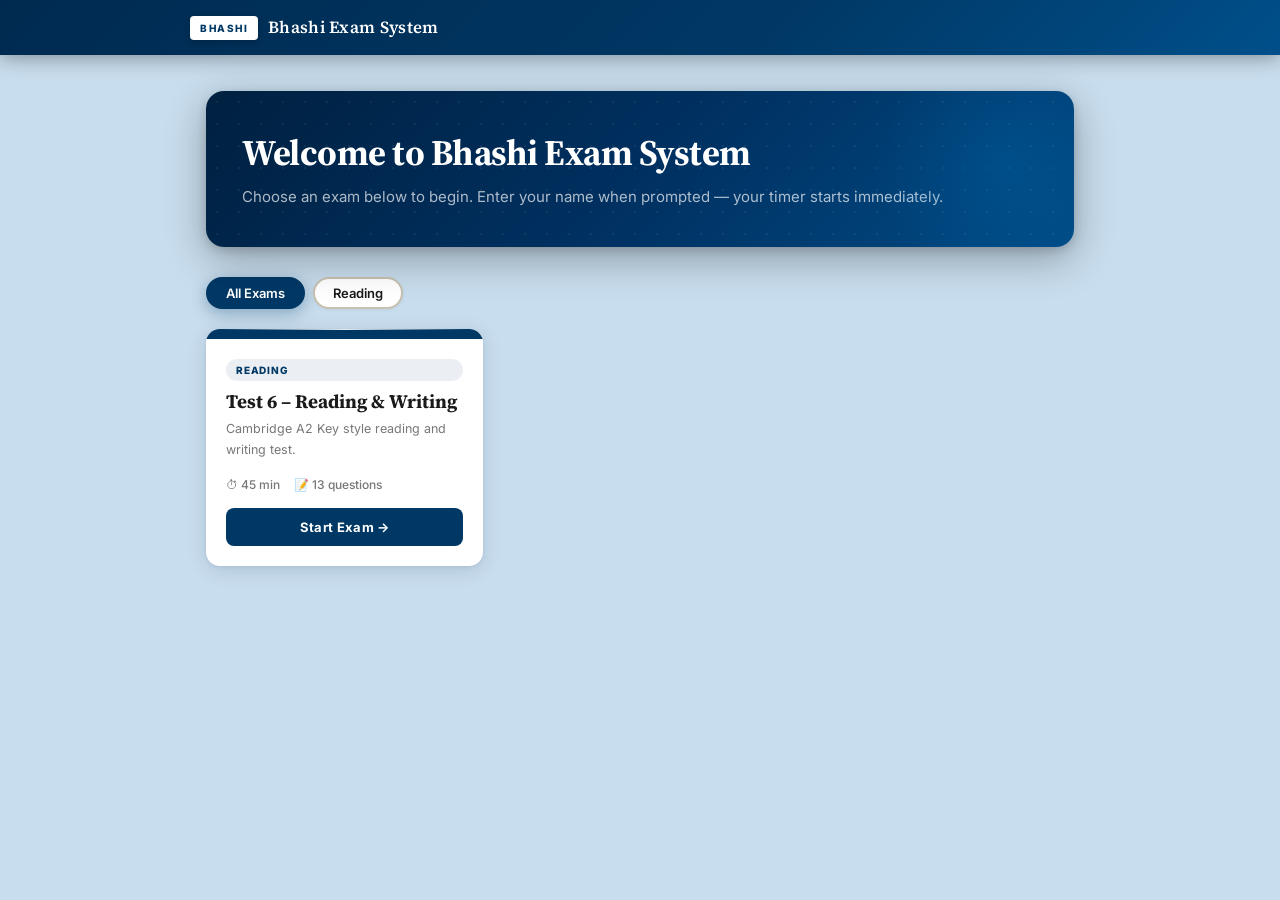
<file: index.html>
<!-- FILE: index.html -->
<!DOCTYPE html>
<html lang="en">
<head>
<meta charset="UTF-8">
<meta name="viewport" content="width=device-width, initial-scale=1.0">
<title>Bhashi Exam System</title>
<link rel="stylesheet" href="css/style.css">
</head>
<body class="portal-page">

<div class="portal-header">
  <div class="portal-header-inner">
    <div class="portal-logo">
      <span class="logo-badge">BHASHI</span>
      <span class="logo-title">Bhashi Exam System</span>
    </div>
  </div>
</div>

<div class="portal-body">

  <div class="portal-hero">
    <h1>Welcome to Bhashi Exam System</h1>
    <p>Choose an exam below to begin. Enter your name when prompted — your timer starts immediately.</p>
  </div>

  <!-- Login form (shown when exam selected) -->
  <div class="login-modal" id="loginModal" style="display:none;">
    <div class="login-modal-card">
      <button class="modal-close" onclick="closeLogin()">✕</button>
      <div class="cambridge-logo">BHASHI</div>
      <h2 id="modalExamTitle">—</h2>
      <p class="modal-meta" id="modalExamMeta">—</p>
      <div class="form-group">
        <label>Your Full Name</label>
        <input type="text" id="studentNameInput" placeholder="e.g. Sarah Ahmed" autocomplete="name">
        <div class="field-error" id="nameErr"></div>
      </div>
      <div class="form-group">
        <label>Class / Group <span class="opt-label">(optional)</span></label>
        <input type="text" id="studentClassInput" placeholder="e.g. Grade 8A">
      </div>
      <button class="btn-primary" onclick="beginExam()">Begin Exam →</button>
    </div>
  </div>
  <div class="modal-backdrop" id="modalBackdrop" style="display:none;" onclick="closeLogin()"></div>

  <!-- Subject filter tabs -->
  <div class="subject-tabs" id="subjectTabs">
    <button class="stab active" data-subject="all" onclick="filterSubject('all',this)">All Exams</button>
  </div>

  <!-- Exam cards grid -->
  <div class="exam-grid" id="examGrid">
    <div class="no-exams-state">
      <div style="font-size:40px; margin-bottom:12px;">📋</div>
      <div style="font-weight:600; margin-bottom:6px;">No exams published yet</div>
      <div style="font-size:13px; color:var(--muted);">Ask your administrator to add exams.</div>
    </div>
  </div>

</div>

<script src="js/storage.js"></script>
<script>
  let allExams = [];
  let selectedExamId = null;

  async function loadExams() {
    // Primary source: shared data/exams.json (same for every browser/device)
    // Fallback: localStorage (for local testing only)
    try {
      const res = await fetch('data/exams.json?t=' + Date.now());
      if (res.ok) {
        const data = await res.json();
        allExams = Array.isArray(data) ? data : [];
      } else {
        allExams = Storage.getExams();
      }
    } catch {
      allExams = Storage.getExams();
    }

    const published = allExams.filter(e => e.published);

    const examSubjects = published.map(e => e.subject).filter(Boolean);
    const storedSubjects = Storage.getSubjects().map(s => s.name);
    const combined = [...new Set([...examSubjects, ...storedSubjects])];

    const tabsEl = document.getElementById('subjectTabs');
    tabsEl.innerHTML = '<button class="stab active" data-subject="all" onclick="filterSubject(\'all\',this)">All Exams</button>';
    combined.forEach(s => {
      tabsEl.innerHTML += `<button class="stab" data-subject="${s}" onclick="filterSubject('${s}',this)">${s}</button>`;
    });

    renderExams(published);
  }

  function filterSubject(subj, btn) {
    document.querySelectorAll('.stab').forEach(b => b.classList.remove('active'));
    btn.classList.add('active');
    const published = allExams.filter(e => e.published);
    renderExams(subj === 'all' ? published : published.filter(e => e.subject === subj));
  }

  function renderExams(list) {
    const grid = document.getElementById('examGrid');
    if (!list.length) {
      grid.innerHTML = `<div class="no-exams-state">
        <div style="font-size:40px;margin-bottom:12px;">📋</div>
        <div style="font-weight:600;margin-bottom:6px;">No exams in this category</div>
      </div>`;
      return;
    }

    const subjectColors = {
      'Reading': '#003865', 'Writing': '#7b3f00', 'Listening': '#1a5c3a',
      'Speaking': '#4a1070', 'Maths': '#0a3d62', 'Science': '#0d4f3c'
    };

    grid.innerHTML = list.map(e => {
      const color = subjectColors[e.subject] || '#003865';
      const qCount = (e.questions || []).length;
      const mins = e.duration || 45;
      return `
      <div class="exam-card" onclick="openLogin('${e.id}')">
        <div class="exam-card-stripe" style="background:${color}"></div>
        <div class="exam-card-body">
          <div class="exam-card-subject" style="color:${color}">${e.subject || 'General'}</div>
          <div class="exam-card-title">${e.title}</div>
          <div class="exam-card-desc">${e.description || ''}</div>
          <div class="exam-card-meta">
            <span>⏱ ${mins} min</span>
            <span>📝 ${qCount} questions</span>
          </div>
          <button class="btn-start" style="background:${color}">Start Exam →</button>
        </div>
      </div>`;
    }).join('');
  }

  function openLogin(examId) {
    selectedExamId = examId;
    const exam = allExams.find(e => e.id === examId);
    if (!exam) return;
    document.getElementById('modalExamTitle').textContent = exam.title;
    document.getElementById('modalExamMeta').textContent =
      `${exam.subject || ''} · ${exam.duration || 45} minutes · ${(exam.questions||[]).length} questions`;
    document.getElementById('studentNameInput').value = '';
    document.getElementById('studentClassInput').value = '';
    document.getElementById('nameErr').textContent = '';
    document.getElementById('loginModal').style.display = 'flex';
    document.getElementById('modalBackdrop').style.display = 'block';
    setTimeout(() => document.getElementById('studentNameInput').focus(), 100);
  }

  function closeLogin() {
    document.getElementById('loginModal').style.display = 'none';
    document.getElementById('modalBackdrop').style.display = 'none';
    selectedExamId = null;
  }

  function beginExam() {
    const name = document.getElementById('studentNameInput').value.trim();
    if (!name) {
      document.getElementById('nameErr').textContent = 'Please enter your full name.';
      return;
    }
    const exam = allExams.find(e => e.id === selectedExamId);
    sessionStorage.setItem('studentName', name);
    sessionStorage.setItem('studentClass', document.getElementById('studentClassInput').value.trim() || '—');
    sessionStorage.setItem('examId', selectedExamId);
    sessionStorage.setItem('examData', JSON.stringify(exam));
    sessionStorage.setItem('examStart', new Date().toISOString());
    window.location.href = 'take-exam.html';
  }

  loadExams();
</script>
</body>
</html>
</file>
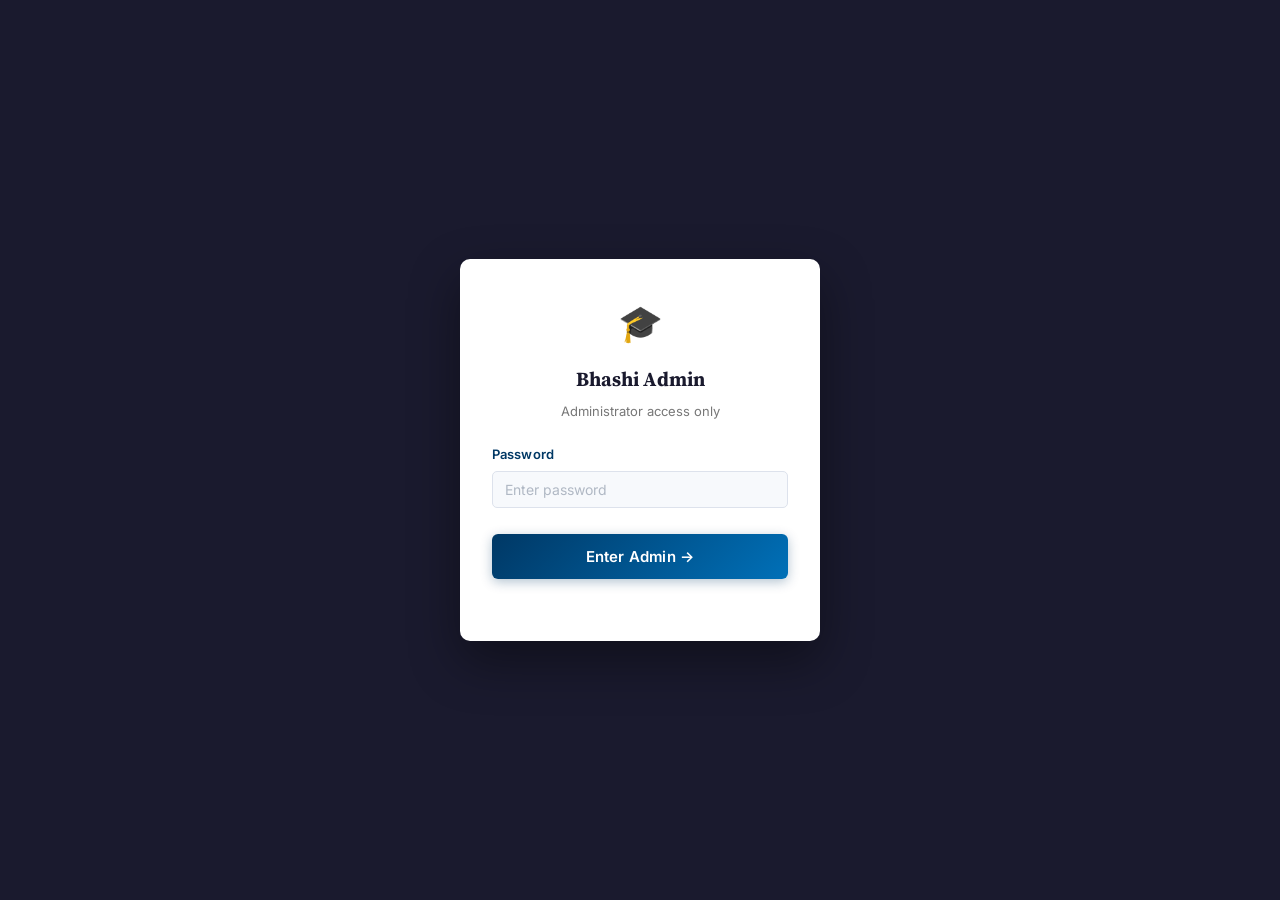
<file: admin/index.html>
<!-- FILE: admin/index.html -->
<!DOCTYPE html>
<html lang="en">
<head>
<meta charset="UTF-8">
<meta name="viewport" content="width=device-width, initial-scale=1.0">
<title>Bhashi Admin — Exam Manager</title>
<link rel="stylesheet" href="../css/style.css">
<style>
  /* ── Admin-specific styles ── */
  .admin-shell { display:flex; min-height:100vh; background:#f0f2f5; }

  .sidebar {
    width: 220px;
    background: #1a1a2e;
    color: white;
    display: flex;
    flex-direction: column;
    flex-shrink: 0;
    position: sticky;
    top: 0;
    height: 100vh;
    overflow-y: auto;
  }

  @media(max-width:700px){
    .sidebar { display:none; }
    .mobile-top-nav { display:flex !important; }
  }

  .mobile-top-nav {
    display:none;
    background:#1a1a2e;
    padding:10px 14px;
    gap:6px;
    flex-wrap:wrap;
    position:sticky;
    top:0;
    z-index:50;
  }

  .sidebar-logo {
    padding: 20px 16px 14px;
    border-bottom: 1px solid rgba(255,255,255,0.08);
  }

  .sidebar-logo .s-title { font-family:'Source Serif 4',serif; font-size:15px; font-weight:600; }
  .sidebar-logo .s-sub { font-size:11px; opacity:0.5; margin-top:2px; }

  .sidebar-nav { padding:12px 0; flex:1; }

  .snav-section { font-size:10px; font-weight:700; letter-spacing:1px; color:rgba(255,255,255,0.35); padding:10px 16px 4px; }

  .snav-item {
    display:flex; align-items:center; gap:10px;
    padding: 9px 16px;
    font-size:13px; cursor:pointer;
    transition: background 0.15s;
    color: rgba(255,255,255,0.75);
    border:none; background:none; width:100%; text-align:left;
    font-family:'Inter',sans-serif;
  }

  .snav-item:hover { background:rgba(255,255,255,0.07); color:white; }
  .snav-item.active { background:rgba(255,255,255,0.12); color:white; font-weight:600; }
  .snav-item .icon { font-size:15px; width:18px; text-align:center; }

  .sidebar-footer { padding:12px 16px; border-top:1px solid rgba(255,255,255,0.08); }
  .sidebar-footer a { font-size:12px; color:rgba(255,255,255,0.4); text-decoration:none; }
  .sidebar-footer a:hover { color:white; }

  .admin-main { flex:1; overflow-x:hidden; }

  .admin-topbar {
    background:white;
    border-bottom:1px solid #e0e0e0;
    padding:14px 24px;
    display:flex; align-items:center; justify-content:space-between;
    position:sticky; top:0; z-index:40;
  }

  .admin-topbar h2 { font-family:'Source Serif 4',serif; font-size:18px; color:#1a1a2e; }
  .topbar-actions { display:flex; gap:8px; }

  .admin-content { padding: 20px 24px 60px; }
  @media(max-width:600px){ .admin-content{ padding:14px 12px 60px; } }

  /* ── Panels ── */
  .panel { display:none; }
  .panel.active { display:block; }

  /* ── Exam list ── */
  .exam-list-item {
    background:white;
    border:1px solid #e0e6f0;
    border-radius:8px;
    padding:14px 16px;
    margin-bottom:10px;
    display:flex;
    align-items:center;
    gap:14px;
    flex-wrap:wrap;
  }

  .eli-color { width:5px; height:48px; border-radius:3px; flex-shrink:0; }
  .eli-body { flex:1; min-width:0; }
  .eli-title { font-weight:700; font-size:14px; color:#1a1a2e; }
  .eli-meta { font-size:12px; color:var(--muted); margin-top:2px; }
  .eli-actions { display:flex; gap:6px; flex-shrink:0; flex-wrap:wrap; }

  .btn-icon {
    background:none; border:1px solid #dde2ec;
    border-radius:5px; padding:6px 10px; cursor:pointer;
    font-size:13px; transition:all 0.15s;
    font-family:'Inter',sans-serif;
  }

  .btn-icon:hover { background:#f0f4ff; border-color:#b0bcd4; }
  .btn-icon.danger:hover { background:#fff0f0; border-color:#f5b0b0; }

  .publish-badge {
    font-size:10px; font-weight:700; padding:2px 8px; border-radius:20px;
  }
  .publish-badge.yes { background:#e8f5e9; color:#2e7d32; }
  .publish-badge.no  { background:#fff3e0; color:#e65100; }

  /* ── Builder ── */
  .builder-wrap { display:grid; grid-template-columns:1fr 340px; gap:16px; }
  @media(max-width:900px){ .builder-wrap{ grid-template-columns:1fr; } }

  .builder-form .field-group { margin-bottom:14px; }
  .builder-form label { display:block; font-size:12px; font-weight:600; color:#1a1a2e; margin-bottom:5px; }
  .builder-form input, .builder-form select, .builder-form textarea {
    width:100%; border:1.5px solid #dde2ec; border-radius:5px; padding:8px 11px;
    font-size:13px; font-family:'Inter',sans-serif; background:white;
    transition:border-color 0.15s;
  }
  .builder-form input:focus, .builder-form select:focus, .builder-form textarea:focus {
    outline:none; border-color:var(--cambridge-light);
  }
  .builder-form textarea { resize:vertical; min-height:70px; }

  .section-card {
    background:white; border:1px solid #e0e6f0; border-radius:8px;
    overflow:hidden; margin-bottom:12px;
  }

  .section-card-header {
    background:#f8f9fc; border-bottom:1px solid #e0e6f0;
    padding:10px 14px; display:flex; align-items:center;
    justify-content:space-between; font-size:13px; font-weight:600; color:#1a1a2e;
  }

  .section-card-body { padding:14px; }

  /* Question rows in builder */
  .q-builder-row {
    border:1px solid #e8ecf5; border-radius:6px; padding:12px;
    margin-bottom:8px; background:#fafbff;
  }

  .q-builder-row .q-row-header {
    display:flex; align-items:center; justify-content:space-between;
    margin-bottom:10px;
  }

  .q-row-num { font-weight:700; font-size:12px; color:var(--cambridge-blue); }

  .option-input-row { display:flex; align-items:center; gap:8px; margin-bottom:6px; }
  .option-letter-tag {
    background:var(--cambridge-blue); color:white; width:22px; height:22px;
    border-radius:4px; font-size:11px; font-weight:700;
    display:flex; align-items:center; justify-content:center; flex-shrink:0;
  }

  .correct-radio { cursor:pointer; }

  /* AI Import panel */
  .ai-import-box {
    background:white; border:1px solid #e0e6f0; border-radius:8px; overflow:hidden;
  }

  .ai-import-header {
    background: linear-gradient(135deg, #1a1a2e 0%, #003865 100%);
    color:white; padding:16px;
  }

  .ai-import-header h3 { font-family:'Source Serif 4',serif; font-size:16px; margin-bottom:4px; }
  .ai-import-header p  { font-size:12px; opacity:0.75; }

  .ai-import-body { padding:16px; }

  .api-key-row { display:flex; gap:8px; margin-bottom:14px; }
  .api-key-row input { flex:1; }

  .upload-zone {
    border: 2px dashed #b0bcd4;
    border-radius:8px;
    padding: 28px 16px;
    text-align:center;
    cursor:pointer;
    transition: border-color 0.2s, background 0.2s;
    background: #f8f9fc;
    margin-bottom:12px;
  }

  .upload-zone:hover, .upload-zone.drag { border-color:var(--cambridge-light); background:#eef4fb; }
  .upload-zone .uz-icon { font-size:32px; margin-bottom:8px; }
  .upload-zone .uz-text { font-size:13px; font-weight:600; color:#1a1a2e; }
  .upload-zone .uz-sub  { font-size:11px; color:var(--muted); margin-top:4px; }

  .ai-log {
    background:#1a1a2e; border-radius:6px; padding:12px;
    font-family:monospace; font-size:11px; color:#a8d8a8;
    min-height:60px; max-height:140px; overflow-y:auto;
    margin-top:12px; line-height:1.6;
  }

  .ai-log .log-line { margin-bottom:2px; }
  .ai-log .log-line.err { color:#ff8a80; }
  .ai-log .log-line.ok  { color:#b9f6ca; }

  /* Preview panel */
  .preview-empty {
    text-align:center; padding:40px 20px; color:var(--muted); font-size:13px;
  }

  .q-preview-card {
    border:1px solid #e8ecf5; border-radius:6px; padding:11px;
    margin-bottom:8px; font-size:12px; background:white;
  }

  .q-preview-card .qp-num { font-weight:700; color:var(--cambridge-blue); }
  .q-preview-card .qp-text { font-size:13px; margin:4px 0; }
  .q-preview-card .qp-ans  { display:inline-block; background:var(--cambridge-blue); color:white; font-size:10px; font-weight:700; padding:1px 8px; border-radius:20px; }

  /* Results table */
  .results-filter { display:flex; gap:8px; margin-bottom:14px; flex-wrap:wrap; align-items:center; }
  .results-filter select, .results-filter input {
    border:1.5px solid #dde2ec; border-radius:5px; padding:7px 10px;
    font-size:13px; font-family:'Inter',sans-serif; background:white;
  }

  table.rtable { width:100%; border-collapse:collapse; font-size:12px; }
  .rtable th { background:#1a1a2e; color:white; padding:9px 12px; text-align:left; font-size:11px; font-weight:600; white-space:nowrap; }
  .rtable td { padding:9px 12px; border-bottom:1px solid #f0f0f0; vertical-align:middle; }
  .rtable tr:nth-child(even) td { background:#fafafa; }
  .rtable tr:hover td { background:#f0f7ff; }
  .rtable-wrap { overflow-x:auto; }

  .score-pill { background:var(--cambridge-blue); color:white; padding:2px 9px; border-radius:20px; font-size:11px; font-weight:700; }

  /* Settings */
  .settings-row { display:flex; align-items:center; gap:12px; padding:14px 0; border-bottom:1px solid #f0f0f0; }
  .settings-row:last-child { border-bottom:none; }
  .settings-row .sr-label { flex:1; }
  .settings-row .sr-label strong { display:block; font-size:13px; margin-bottom:2px; }
  .settings-row .sr-label span  { font-size:12px; color:var(--muted); }
  .settings-row input, .settings-row select { width:220px; border:1.5px solid #dde2ec; border-radius:5px; padding:7px 10px; font-size:13px; font-family:'Inter',sans-serif; }

  .btn-save-setting { background:var(--cambridge-blue); color:white; border:none; border-radius:5px; padding:8px 18px; font-size:13px; font-weight:600; font-family:'Inter',sans-serif; cursor:pointer; }

  /* Login */
  #adminLoginWrap { position:fixed; inset:0; background:#1a1a2e; display:flex; align-items:center; justify-content:center; z-index:1000; padding:20px; }
  .admin-login-card { background:white; border-radius:10px; padding:36px 32px; max-width:360px; width:100%; text-align:center; box-shadow:0 20px 50px rgba(0,0,0,0.4); }
  .admin-login-card h2 { font-family:'Source Serif 4',serif; color:#1a1a2e; font-size:20px; margin-bottom:6px; }
  .admin-login-card p { color:var(--muted); font-size:13px; margin-bottom:22px; }

  .btn-sm { padding:6px 14px; font-size:12px; border:none; border-radius:4px; cursor:pointer; font-family:'Inter',sans-serif; font-weight:600; }
  .btn-sm.primary { background:var(--cambridge-blue); color:white; }
  .btn-sm.success { background:#2e7d32; color:white; }
  .btn-sm.danger  { background:#c62828; color:white; }
  .btn-sm.neutral { background:#e0e6f0; color:#1a1a2e; }

  /* Review table inside result detail modal */
  .review-table { width:100%; border-collapse:collapse; font-size:13px; margin-bottom:18px; }
  .review-table th { background:var(--cambridge-blue); color:white; padding:9px 12px; text-align:left; font-size:11px; font-weight:700; letter-spacing:0.4px; }
  .review-table td { padding:9px 12px; border-bottom:1px solid var(--border); vertical-align:top; }
  .review-row.correct td { background:#f0faf0; }
  .review-row.wrong td { background:#fff5f5; }
  .review-row.pending td { background:#f0f4ff; }
  .review-row .result-icon { font-size:15px; text-align:center; }
  .review-row .correct-answer { color:var(--correct); font-weight:600; font-size:12px; }
  .review-row .wrong-answer { color:var(--wrong); font-size:12px; }
</style>
</head>
<body>

<!-- LOGIN -->
<div id="adminLoginWrap">
  <div class="admin-login-card">
    <div style="font-size:36px;margin-bottom:10px;">🎓</div>
    <h2>Bhashi Admin</h2>
    <p>Administrator access only</p>
    <div class="form-group" style="text-align:left;">
      <label style="font-size:13px;font-weight:600;margin-bottom:6px;display:block;">Password</label>
      <input type="password" id="passIn" placeholder="Enter password"
             style="width:100%;border:1.5px solid #dde2ec;border-radius:5px;padding:9px 12px;font-size:14px;font-family:'Inter',sans-serif;"
             onkeydown="if(event.key==='Enter')doLogin()">
    </div>
    <button class="btn-primary" style="margin-top:8px;" onclick="doLogin()">Enter Admin →</button>
    <div style="color:#c62828;font-size:12px;margin-top:8px;min-height:18px;" id="loginErr"></div>
  </div>
</div>

<!-- MOBILE NAV -->
<div class="mobile-top-nav" id="mobileNav">
  <button class="snav-item" style="width:auto;padding:7px 12px;" onclick="showPanel('exams',this)">📋 Exams</button>
  <button class="snav-item" style="width:auto;padding:7px 12px;" onclick="showPanel('builder',this)">✏️ Builder</button>
  <button class="snav-item" style="width:auto;padding:7px 12px;" onclick="showPanel('results',this)">📊 Results</button>
  <button class="snav-item" style="width:auto;padding:7px 12px;" onclick="showPanel('theory',this)">📚 Theory</button>
  <button class="snav-item" style="width:auto;padding:7px 12px;" onclick="showPanel('settings',this)">⚙️ Settings</button>
</div>

<div class="admin-shell" id="adminShell" style="display:none;">

  <!-- SIDEBAR -->
  <nav class="sidebar">
    <div class="sidebar-logo">
      <div class="bhashi-admin-badge">BHASHI</div>
      <div class="s-title">Bhashi Admin</div>
      <div class="s-sub">Smart Exam Platform</div>
    </div>
    <div class="sidebar-nav">
      <div class="snav-section">MANAGE</div>
      <button class="snav-item active" id="snav-exams" onclick="showPanel('exams',this)"><span class="icon">📋</span> All Exams</button>
      <button class="snav-item" id="snav-builder" onclick="showPanel('builder',this)"><span class="icon">✏️</span> Exam Builder</button>
      <div class="snav-section">MONITOR</div>
      <button class="snav-item" id="snav-results" onclick="showPanel('results',this)"><span class="icon">📊</span> Results Log</button>
      <div class="snav-section">CONTENT</div>
      <button class="snav-item" id="snav-theory" onclick="showPanel('theory',this)"><span class="icon">📚</span> Theory Library</button>
      <div class="snav-section">SYSTEM</div>
      <button class="snav-item" id="snav-settings" onclick="showPanel('settings',this)"><span class="icon">⚙️</span> Settings</button>
    </div>
    <div class="sidebar-footer">
      <a href="../index.html">← Student Portal</a><br><br>
      <a href="#" onclick="logout()" style="color:rgba(255,255,255,0.3);">Logout</a>
    </div>
  </nav>

  <!-- MAIN -->
  <div class="admin-main">

    <!-- TOPBAR -->
    <div class="admin-topbar">
      <h2 id="topbarTitle">All Exams</h2>
      <div class="topbar-actions" id="topbarActions"></div>
    </div>

    <div class="admin-content">

      <!-- ═══ PANEL: EXAMS ═══ -->
      <div class="panel active" id="panel-exams">
        <div class="exam-filter-bar">
          <input type="text" id="ef_search" placeholder="Search exams…" oninput="filterExamList()" style="flex:1;min-width:160px;">
          <select id="ef_subject" onchange="filterExamList()">
            <option value="">All Subjects</option>
          </select>
          <select id="ef_status" onchange="filterExamList()">
            <option value="">All Status</option>
            <option value="published">Published</option>
            <option value="draft">Draft</option>
          </select>
        </div>
        <div id="examListWrap"></div>
      </div>

      <!-- ═══ PANEL: BUILDER ═══ -->
      <div class="panel" id="panel-builder">

        <!-- Mode tabs -->
        <div class="builder-mode-tabs">
          <button class="bmode-btn active" id="bmode-manual" onclick="setBuilderMode('manual')">📝 Manual Build</button>
          <button class="bmode-btn" id="bmode-import" onclick="setBuilderMode('import')">📄 Import from Image/PDF</button>
          <button class="bmode-btn" id="bmode-theory" onclick="setBuilderMode('theory')">🧠 Generate from Theory</button>
        </div>

        <!-- Manual mode -->
        <div id="builder-manual">
          <div class="builder-wrap">

            <!-- Left: form -->
            <div>
              <!-- Exam Info -->
              <div class="section-card builder-form">
                <div class="section-card-header">
                  <span>📄 Exam Details</span>
                  <span id="editingLabel" style="font-size:11px;color:var(--muted);font-weight:400;">New exam</span>
                </div>
                <div class="section-card-body">
                  <div class="field-group">
                    <label>Exam Title *</label>
                    <input type="text" id="f_title" placeholder="e.g. Test 6 – Reading &amp; Writing">
                  </div>
                  <div style="display:grid;grid-template-columns:1fr 1fr;gap:10px;">
                    <div class="field-group">
                      <label>Subject</label>
                      <select id="f_subject">
                        <option>Reading</option>
                        <option>Writing</option>
                        <option>Listening</option>
                        <option>Speaking</option>
                        <option>Maths</option>
                        <option>Science</option>
                        <option>General</option>
                      </select>
                    </div>
                    <div class="field-group">
                      <label>Duration (minutes)</label>
                      <input type="number" id="f_duration" value="45" min="1" max="240">
                    </div>
                  </div>
                  <div style="display:grid;grid-template-columns:1fr 1fr;gap:10px;">
                    <div class="field-group">
                      <label>Topic <span class="opt-label">(optional)</span></label>
                      <input type="text" id="f_topic" placeholder="e.g. Photosynthesis" list="f_topicList">
                      <datalist id="f_topicList"></datalist>
                    </div>
                    <div class="field-group">
                      <label>Grade / Level <span class="opt-label">(optional)</span></label>
                      <input type="text" id="f_grade" placeholder="e.g. Grade 8, A2 Key">
                    </div>
                  </div>
                  <div class="field-group">
                    <label>Description <span class="opt-label">(optional)</span></label>
                    <input type="text" id="f_description" placeholder="Short description for students">
                  </div>
                  <div class="field-group">
                    <label>Google Sheets URL <span class="opt-label">(optional)</span></label>
                    <input type="text" id="f_sheets" placeholder="Paste Apps Script web app URL">
                  </div>
                </div>
              </div>

              <!-- Questions -->
              <div class="section-card builder-form">
                <div class="section-card-header">
                  <span>❓ Questions</span>
                  <button class="btn-sm primary" onclick="addQuestion()">+ Add Question</button>
                </div>
                <div class="section-card-body" id="questionsContainer">
                  <div style="text-align:center;color:var(--muted);font-size:13px;padding:20px 0;">
                    No questions yet. Click <strong>+ Add Question</strong> or use the AI importer.
                  </div>
                </div>
              </div>

              <!-- Save buttons -->
              <div style="display:flex;gap:10px;flex-wrap:wrap;">
                <button class="btn-sm success" onclick="saveExam(false)">💾 Save as Draft</button>
                <button class="btn-sm primary" onclick="saveExam(true)">🚀 Save &amp; Publish</button>
                <button class="btn-sm neutral" onclick="resetBuilder()">✕ Clear</button>
              </div>
            </div>

            <!-- Right: preview -->
            <div>
              <div class="section-card">
                <div class="section-card-header">👁 Question Preview</div>
                <div class="section-card-body" id="previewContainer">
                  <div class="preview-empty">Questions will appear here as you add them.</div>
                </div>
              </div>
            </div>

          </div><!-- /builder-wrap -->
        </div><!-- /builder-manual -->

        <!-- Import mode -->
        <div id="builder-import" style="display:none;">
          <p style="font-size:12px;color:var(--muted);margin-bottom:14px;">Questions extracted will be added to the Manual Builder — switch to Manual to review them.</p>
          <div class="ai-import-box">
            <div class="ai-import-header">
              <h3>🤖 AI Question Importer</h3>
              <p>Upload a PDF or image of your exam paper and let AI extract the questions automatically.</p>
            </div>
            <div class="ai-import-body">

              <div class="field-group builder-form">
                <label>Anthropic API Key</label>
                <div class="api-key-row">
                  <input type="password" id="apiKeyInput" placeholder="sk-ant-…" value="">
                  <button class="btn-sm neutral" onclick="toggleApiKey()">Show</button>
                </div>
                <div style="font-size:11px;color:var(--muted);">Key stays in your browser only. Never sent anywhere except Anthropic.</div>
              </div>

              <div class="upload-zone" id="uploadZone"
                onclick="document.getElementById('fileInput').click()"
                ondragover="event.preventDefault();this.classList.add('drag')"
                ondragleave="this.classList.remove('drag')"
                ondrop="handleDrop(event)">
                <input type="file" id="fileInput" accept="image/*,.pdf" style="display:none" onchange="handleFileSelect(event)">
                <div class="uz-icon" id="uzIcon">📄</div>
                <div class="uz-text" id="uzText">Drop PDF or image here</div>
                <div class="uz-sub" id="uzSub">or click to browse · JPG, PNG, PDF</div>
              </div>

              <div class="builder-form field-group">
                <label>Additional instructions <span class="opt-label">(optional)</span></label>
                <textarea id="aiInstructions" placeholder="e.g. This is a Cambridge A2 Key exam. Extract all MCQ questions with their stimulus texts." style="min-height:56px;"></textarea>
              </div>

              <button class="btn-sm primary" style="width:100%;padding:10px;" onclick="runAIImport()" id="aiImportBtn">
                ✨ Extract Questions with AI
              </button>

              <div class="ai-log" id="aiLog">
                <div class="log-line" style="color:rgba(255,255,255,0.3);">Waiting for upload…</div>
              </div>

            </div>
          </div>
        </div><!-- /builder-import -->

        <!-- Theory mode -->
        <div id="builder-theory" style="display:none;">
          <div class="builder-wrap">
            <div>
              <!-- Theory source -->
              <div class="section-card builder-form">
                <div class="section-card-header">📖 Theory Content</div>
                <div class="section-card-body">
                  <div class="field-group">
                    <label>Load from Theory Library <span class="opt-label">(optional)</span></label>
                    <select id="t_librarySelect" onchange="loadFromLibrary()">
                      <option value="">— select saved theory —</option>
                    </select>
                  </div>
                  <div class="field-group">
                    <label>Paste or type theory/textbook content</label>
                    <textarea id="t_theoryText" placeholder="Paste textbook content here, or upload an image/PDF of the page below…" style="min-height:160px;"></textarea>
                  </div>
                  <div class="field-group">
                    <label>OR upload image/PDF of textbook page</label>
                    <div class="upload-zone" id="theoryUploadZone" onclick="document.getElementById('theoryFileInput').click()" ondragover="event.preventDefault();this.classList.add('drag')" ondragleave="this.classList.remove('drag')" ondrop="handleTheoryDrop(event)">
                      <input type="file" id="theoryFileInput" accept="image/*,.pdf" style="display:none" onchange="handleTheoryFile(event)">
                      <div class="uz-icon" id="tuzIcon">📄</div>
                      <div class="uz-text" id="tuzText">Drop image or PDF here</div>
                      <div class="uz-sub">JPG, PNG, PDF</div>
                    </div>
                  </div>
                </div>
              </div>

              <!-- Parameters -->
              <div class="section-card builder-form">
                <div class="section-card-header">⚙️ Generation Parameters</div>
                <div class="section-card-body">
                  <div style="display:grid;grid-template-columns:1fr 1fr;gap:10px;">
                    <div class="field-group">
                      <label>Subject</label>
                      <input type="text" id="t_subject" list="t_subjectList" placeholder="e.g. Science">
                      <datalist id="t_subjectList"></datalist>
                    </div>
                    <div class="field-group">
                      <label>Topic</label>
                      <input type="text" id="t_topic" list="t_topicList" placeholder="e.g. Photosynthesis">
                      <datalist id="t_topicList"></datalist>
                    </div>
                  </div>
                  <div style="display:grid;grid-template-columns:1fr 1fr;gap:10px;">
                    <div class="field-group">
                      <label>Grade / Level</label>
                      <input type="text" id="t_grade" placeholder="e.g. Grade 8, A-Level">
                    </div>
                    <div class="field-group">
                      <label>Duration (minutes)</label>
                      <input type="number" id="t_duration" value="30" min="5" max="180">
                    </div>
                  </div>
                  <div class="field-group">
                    <label>Number of Questions</label>
                    <div style="display:flex;align-items:center;gap:10px;">
                      <input type="number" id="t_numQ" value="10" min="1" max="50" style="width:80px;">
                      <label style="display:flex;align-items:center;gap:5px;font-weight:400;">
                        <input type="checkbox" id="t_autoNum" onchange="document.getElementById('t_numQ').disabled=this.checked">
                        Let AI decide
                      </label>
                    </div>
                  </div>
                  <div class="field-group">
                    <label>Difficulty</label>
                    <div style="display:flex;gap:10px;flex-wrap:wrap;">
                      <label style="font-weight:400;display:flex;align-items:center;gap:4px;"><input type="radio" name="t_diff" value="Easy"> Easy</label>
                      <label style="font-weight:400;display:flex;align-items:center;gap:4px;"><input type="radio" name="t_diff" value="Medium" checked> Medium</label>
                      <label style="font-weight:400;display:flex;align-items:center;gap:4px;"><input type="radio" name="t_diff" value="Hard"> Hard</label>
                      <label style="font-weight:400;display:flex;align-items:center;gap:4px;"><input type="radio" name="t_diff" value="Mixed"> Mixed</label>
                    </div>
                  </div>
                  <div class="field-group">
                    <label>Question Types</label>
                    <div style="display:flex;gap:14px;flex-wrap:wrap;">
                      <label style="font-weight:400;display:flex;align-items:center;gap:4px;"><input type="checkbox" id="qt_mcq" checked> Multiple Choice</label>
                      <label style="font-weight:400;display:flex;align-items:center;gap:4px;"><input type="checkbox" id="qt_tf"> True / False</label>
                      <label style="font-weight:400;display:flex;align-items:center;gap:4px;"><input type="checkbox" id="qt_sa"> Short Answer</label>
                    </div>
                  </div>
                </div>
              </div>

              <div style="display:flex;gap:10px;">
                <button class="btn-sm primary" style="flex:1;padding:12px;" onclick="generateFromTheory()" id="genBtn">🧠 Generate Exam</button>
              </div>
              <div class="ai-log" id="genLog" style="margin-top:10px;display:none;"></div>
            </div>

            <div>
              <!-- API Key -->
              <div class="section-card">
                <div class="section-card-header">🔑 API Key</div>
                <div class="section-card-body builder-form">
                  <div class="field-group">
                    <label>Anthropic API Key</label>
                    <div class="api-key-row">
                      <input type="password" id="t_apiKey" placeholder="sk-ant-…">
                      <button class="btn-sm neutral" onclick="toggleGenApiKey()">Show</button>
                    </div>
                    <div style="font-size:11px;color:var(--muted);margin-top:4px;">Same key used for image import. Stays in your browser only.</div>
                  </div>
                  <button class="btn-sm primary" onclick="saveGenApiKey()">Save Key</button>
                </div>
              </div>
              <!-- Tips -->
              <div class="section-card" style="margin-top:12px;">
                <div class="section-card-header">💡 Tips</div>
                <div class="section-card-body" style="font-size:12px;color:#555;line-height:1.7;">
                  <p>• Paste the exact text from the textbook for best results</p>
                  <p style="margin-top:6px;">• For images/PDFs, ensure text is clear and readable</p>
                  <p style="margin-top:6px;">• After generation, you can edit every question before saving</p>
                  <p style="margin-top:6px;">• Short answer questions won't be auto-graded — use them for teacher-reviewed assessments</p>
                </div>
              </div>
            </div>
          </div>
        </div><!-- /builder-theory -->

        <!-- Review screen (shown after generation) -->
        <div id="builder-review" style="display:none;">
          <div style="display:flex;align-items:center;justify-content:space-between;margin-bottom:14px;">
            <div>
              <h3 style="font-family:'Source Serif 4',serif;font-size:16px;color:#1a1a2e;">Review Generated Questions</h3>
              <p style="font-size:12px;color:var(--muted);margin-top:2px;">Edit any question before saving. <span id="genQCount"></span></p>
            </div>
            <button class="btn-sm neutral" onclick="backToTheory()">← Back</button>
          </div>

          <!-- Exam metadata -->
          <div class="section-card builder-form" style="margin-bottom:14px;">
            <div class="section-card-header">📄 Exam Details</div>
            <div class="section-card-body">
              <div class="field-group"><label>Exam Title *</label><input type="text" id="r_title" placeholder="Exam title"></div>
              <div style="display:grid;grid-template-columns:repeat(4,1fr);gap:8px;">
                <div class="field-group"><label>Subject</label><input type="text" id="r_subject"></div>
                <div class="field-group"><label>Topic</label><input type="text" id="r_topic"></div>
                <div class="field-group"><label>Grade / Level</label><input type="text" id="r_grade"></div>
                <div class="field-group"><label>Duration (min)</label><input type="number" id="r_duration" value="30"></div>
              </div>
            </div>
          </div>

          <!-- Generated questions list -->
          <div id="reviewQList"></div>

          <button class="btn-sm primary" onclick="addReviewQuestion()" style="margin-bottom:14px;">+ Add Question Manually</button>

          <div style="display:flex;gap:10px;flex-wrap:wrap;">
            <button class="btn-sm success" onclick="saveReviewExam(false)">💾 Save as Draft</button>
            <button class="btn-sm primary" onclick="saveReviewExam(true)">🚀 Save &amp; Publish</button>
          </div>
        </div><!-- /builder-review -->

      </div><!-- /panel-builder -->

      <!-- ═══ PANEL: RESULTS ═══ -->
      <div class="panel" id="panel-results">
        <div class="results-filter">
          <input type="text" id="rf_name" placeholder="Filter by name…" oninput="renderResults()">
          <select id="rf_exam" onchange="renderResults()">
            <option value="">All exams</option>
          </select>
          <button class="btn-sm primary" id="rf_syncBtn" onclick="syncResultsFromSheets()" style="display:none;">↻ Sync from Sheets</button>
          <button class="btn-sm success" onclick="exportResultsCSV()">⬇ Export CSV</button>
          <button class="btn-sm danger" onclick="clearAllResults()">🗑 Clear All</button>
        </div>
        <div id="rf_noSync" style="display:none;font-size:12px;color:#888;margin-bottom:10px;padding:8px 10px;background:#f5f5f5;border-radius:6px;border-left:3px solid #ccc;">
          Results are saved to this device only. To sync across devices, configure a <strong>Google Sheets URL</strong> in Settings and use the Apps Script provided there.
        </div>
        <div class="section-card">
          <div class="rtable-wrap">
            <table class="rtable">
              <thead>
                <tr>
                  <th>#</th><th>Name</th><th>Class</th><th>Exam</th>
                  <th>Subject</th><th>Date</th><th>Time</th>
                  <th>Score</th><th>%</th><th>Grade</th><th>Actions</th>
                </tr>
              </thead>
              <tbody id="resultsTbody"></tbody>
            </table>
            <div class="preview-empty" id="resultsEmpty" style="display:none;">No results yet.</div>
          </div>
        </div>
      </div>

      <!-- ═══ PANEL: THEORY LIBRARY ═══ -->
      <div class="panel" id="panel-theory">
        <div style="display:flex;justify-content:space-between;align-items:center;margin-bottom:14px;">
          <div></div>
          <button class="btn-sm primary" onclick="showTheoryForm()">+ Add Theory Entry</button>
        </div>

        <!-- Add form (initially hidden) -->
        <div class="section-card builder-form" id="theoryForm" style="display:none;margin-bottom:14px;">
          <div class="section-card-header">New Theory Entry</div>
          <div class="section-card-body">
            <div class="field-group"><label>Title *</label><input type="text" id="th_title" placeholder="e.g. Photosynthesis - Grade 7"></div>
            <div style="display:grid;grid-template-columns:1fr 1fr;gap:10px;">
              <div class="field-group"><label>Subject</label><input type="text" id="th_subject" list="th_subjectList"><datalist id="th_subjectList"></datalist></div>
              <div class="field-group"><label>Topic</label><input type="text" id="th_topic" placeholder="e.g. Photosynthesis"></div>
            </div>
            <div class="field-group"><label>Content</label><textarea id="th_content" placeholder="Paste theory content here…" style="min-height:120px;"></textarea></div>
            <div style="display:flex;gap:8px;margin-top:8px;">
              <button class="btn-sm primary" onclick="saveTheoryEntry()">Save Entry</button>
              <button class="btn-sm neutral" onclick="hideTheoryForm()">Cancel</button>
            </div>
          </div>
        </div>

        <div id="theoryList"></div>
      </div>

      <!-- ═══ PANEL: SETTINGS ═══ -->
      <div class="panel" id="panel-settings">

        <!-- Subjects & Topics -->
        <div class="section-card" style="margin-bottom:14px;">
          <div class="section-card-header">📚 Subjects &amp; Topics</div>
          <div class="section-card-body">
            <div id="subjectsManager"></div>
            <div style="display:flex;gap:8px;margin-top:10px;">
              <input type="text" id="s_newSubject" placeholder="New subject name…" style="flex:1;border:1.5px solid #dde2ec;border-radius:5px;padding:7px 10px;font-size:13px;font-family:'Inter',sans-serif;">
              <button class="btn-sm primary" onclick="addSubject()">+ Add Subject</button>
            </div>
          </div>
        </div>

        <!-- System Settings -->
        <div class="section-card">
          <div class="section-card-header">System Settings</div>
          <div class="section-card-body builder-form">

            <div class="settings-row">
              <div class="sr-label">
                <strong>Admin Password</strong>
                <span>Change the admin login password</span>
              </div>
              <input type="password" id="s_pass" placeholder="New password">
            </div>

            <div class="settings-row">
              <div class="sr-label">
                <strong>Anthropic API Key</strong>
                <span>For AI import and generation features</span>
              </div>
              <input type="password" id="s_apiKey" placeholder="sk-ant-…">
            </div>

            <div class="settings-row">
              <div class="sr-label">
                <strong>GitHub Personal Access Token</strong>
                <span>Required for "Publish to Site" — needs <em>Contents: Read &amp; Write</em> permission on this repo</span>
              </div>
              <input type="password" id="s_ghToken" placeholder="github_pat_…">
            </div>

            <div class="settings-row">
              <div class="sr-label">
                <strong>Global Google Sheets URL</strong>
                <span>Student results are POSTed here and the Results Log syncs from here. See Apps Script code below.</span>
              </div>
              <input type="text" id="s_sheets" placeholder="Apps Script URL">
            </div>
            <div class="settings-row" style="flex-direction:column;align-items:flex-start;gap:8px;">
              <div class="sr-label" style="margin-bottom:0;">
                <strong>Google Apps Script Setup</strong>
                <span>Create a new Apps Script project linked to a Google Sheet, paste the code below, then deploy as a Web App (Execute as: Me · Who has access: Anyone).</span>
              </div>
              <details style="width:100%;">
                <summary style="cursor:pointer;font-size:12px;color:var(--cambridge-blue);font-weight:600;user-select:none;">Show Apps Script code ▸</summary>
                <div style="position:relative;margin-top:8px;">
                  <button class="btn-sm neutral" style="position:absolute;top:6px;right:6px;font-size:11px;" onclick="copyAppsScript()">Copy</button>
                  <pre id="appsScriptCode" style="background:#1a1a2e;color:#e8eaf6;font-size:11px;line-height:1.6;padding:14px;border-radius:6px;overflow:auto;white-space:pre;margin:0;">function doPost(e) {
  var ss = SpreadsheetApp.getActiveSpreadsheet();
  var sheet = ss.getSheetByName('Results') || ss.getActiveSheet();
  try {
    var d = JSON.parse(e.postData.contents);
    sheet.appendRow([
      d.id || '', d.timestamp || new Date().toISOString(),
      d.studentName || '', d.studentClass || '',
      d.examTitle || '', d.examSubject || '',
      d.timeTaken || '',
      (d.correct || 0) + '/' + (d.total || 0),
      (d.pct || 0) + '%', d.grade || '',
      e.postData.contents
    ]);
  } catch(err) {}
  return ContentService.createTextOutput('OK');
}

function doGet(e) {
  var ss = SpreadsheetApp.getActiveSpreadsheet();
  var sheet = ss.getSheetByName('Results') || ss.getActiveSheet();
  var rows = sheet.getDataRange().getValues();
  var results = [];
  for (var i = 1; i &lt; rows.length; i++) {
    if (!rows[i][10]) continue;
    try { results.push(JSON.parse(rows[i][10])); } catch(err) {}
  }
  var json = JSON.stringify(results);
  var cb = e.parameter && e.parameter.callback;
  if (cb) {
    return ContentService.createTextOutput(cb + '(' + json + ')')
      .setMimeType(ContentService.MimeType.JAVASCRIPT);
  }
  return ContentService.createTextOutput(json)
    .setMimeType(ContentService.MimeType.JSON);
}</pre>
                </div>
              </details>
            </div>

            <div class="settings-row">
              <div class="sr-label">
                <strong>Portal Title</strong>
                <span>Shown on the student portal</span>
              </div>
              <input type="text" id="s_portalTitle" placeholder="Bhashi Exam System">
            </div>

            <div style="margin-top:16px;display:flex;gap:10px;flex-wrap:wrap;">
              <button class="btn-save-setting" onclick="saveSettings()">Save Settings</button>
            </div>

          </div>
        </div>

        <div class="section-card" style="margin-top:14px;">
          <div class="section-card-header">Data Management</div>
          <div class="section-card-body" style="display:flex;gap:10px;flex-wrap:wrap;">
            <button class="btn-sm success" onclick="exportAllData()">⬇ Export All Data (JSON)</button>
            <button class="btn-sm neutral" onclick="document.getElementById('importFile').click()">⬆ Import Data</button>
            <input type="file" id="importFile" accept=".json" style="display:none" onchange="importData(event)">
            <button class="btn-sm danger" onclick="factoryReset()">⚠️ Factory Reset</button>
          </div>
          <div style="padding:0 14px 14px;font-size:12px;color:var(--muted);margin-top:6px;">
            Export saves all exams, results, subjects and theory. Import merges data. Factory reset deletes everything.
          </div>
        </div>
      </div>

    </div><!-- /admin-content -->
  </div><!-- /admin-main -->
</div><!-- /admin-shell -->

<!-- Result Detail Modal -->
<div id="resultDetailModal" style="display:none;position:fixed;inset:0;background:rgba(0,0,0,0.5);z-index:500;align-items:center;justify-content:center;padding:20px;">
  <div style="background:white;border-radius:10px;max-width:780px;width:100%;max-height:85vh;overflow-y:auto;">
    <div style="background:#1a1a2e;color:white;padding:14px 18px;border-radius:10px 10px 0 0;display:flex;align-items:center;justify-content:space-between;">
      <div>
        <div style="font-family:'Source Serif 4',serif;font-size:16px;" id="rdm-student">—</div>
        <div style="font-size:12px;opacity:0.7;" id="rdm-exam">—</div>
      </div>
      <div style="text-align:right;">
        <div style="font-size:13px;font-weight:700;" id="rdm-score">—</div>
        <div style="font-size:11px;opacity:0.7;"><span id="rdm-grade"></span> · <span id="rdm-time"></span></div>
      </div>
      <button onclick="document.getElementById('resultDetailModal').style.display='none'" style="background:rgba(255,255,255,0.15);border:none;color:white;border-radius:4px;padding:5px 10px;cursor:pointer;margin-left:14px;">✕</button>
    </div>
    <div style="padding:16px;" id="rdm-body"></div>
  </div>
</div>

<script src="../js/storage.js"></script>
<script>
// ═══════════════════════════════════════════════
// AUTH
// ═══════════════════════════════════════════════
const DEFAULT_PASS = 'cambridge2024';

function doLogin() {
  const val  = document.getElementById('passIn').value;
  const pass = Storage.getSetting('adminPass') || DEFAULT_PASS;
  if (val === pass) {
    document.getElementById('adminLoginWrap').style.display = 'none';
    document.getElementById('adminShell').style.display = 'flex';
    document.getElementById('mobileNav').style.display = 'flex';
    initAdmin();
  } else {
    document.getElementById('loginErr').textContent = 'Incorrect password.';
  }
}

function logout() {
  document.getElementById('adminShell').style.display = 'none';
  document.getElementById('adminLoginWrap').style.display = 'flex';
  document.getElementById('passIn').value = '';
}

document.getElementById('passIn').addEventListener('keydown', e => {
  if (e.key === 'Enter') doLogin();
});

// ═══════════════════════════════════════════════
// PANEL NAVIGATION
// ═══════════════════════════════════════════════
const panelTitles = {
  exams: 'All Exams', builder: 'Exam Builder',
  results: 'Results Log', theory: 'Theory Library', settings: 'Settings'
};

const panelActions = {
  exams:    `<button class="btn-sm neutral" onclick="loadFromSite()" style="margin-right:6px;" title="Import published exams from site into this browser">⬇ Load from Site</button><button class="btn-sm success" onclick="publishToSite()" style="margin-right:6px;">🌐 Publish to Site</button><button class="btn-sm primary" onclick="newExam()">+ New Exam</button>`,
  builder:  '',
  results:  '',
  theory:   `<button class="btn-sm primary" onclick="showTheoryForm()">+ Add Theory</button>`,
  settings: ''
};

function showPanel(name, btn) {
  document.querySelectorAll('.panel').forEach(p => p.classList.remove('active'));
  document.getElementById('panel-' + name).classList.add('active');
  document.querySelectorAll('.snav-item').forEach(b => b.classList.remove('active'));
  if (btn) btn.classList.add('active');
  document.getElementById('topbarTitle').textContent  = panelTitles[name] || '';
  document.getElementById('topbarActions').innerHTML  = panelActions[name] || '';

  if (name === 'exams')    renderExamList();
  if (name === 'results')  loadResultsPanel();
  if (name === 'settings') loadSettings();
  if (name === 'theory')   renderTheoryPanel();
}

function initAdmin() {
  renderExamList();
  loadApiKey();
  refreshSubjectDatalist('t_subjectList');
  refreshSubjectDatalist('th_subjectList');
  populateExamSubjectFilter();
}

// ═══════════════════════════════════════════════
// EXAM LIST
// ═══════════════════════════════════════════════
const SUBJECT_COLORS = {
  'Reading':'#003865','Writing':'#7b3f00','Listening':'#1a5c3a',
  'Speaking':'#4a1070','Maths':'#0a3d62','Science':'#0d4f3c','General':'#444'
};

function populateExamSubjectFilter() {
  const sel = document.getElementById('ef_subject');
  if (!sel) return;
  const subjects = Object.keys(SUBJECT_COLORS);
  const stored   = Storage.getSubjects().map(s => s.name);
  const combined = [...new Set([...subjects, ...stored])];
  sel.innerHTML = '<option value="">All Subjects</option>' +
    combined.map(s => `<option value="${escHtml(s)}">${escHtml(s)}</option>`).join('');
}

function filterExamList() {
  const q      = (document.getElementById('ef_search').value || '').toLowerCase();
  const subj   = document.getElementById('ef_subject').value;
  const status = document.getElementById('ef_status').value;
  let exams = Storage.getExams();
  if (q) exams = exams.filter(e => e.title.toLowerCase().includes(q) || (e.subject||'').toLowerCase().includes(q));
  if (subj) exams = exams.filter(e => e.subject === subj);
  if (status === 'published') exams = exams.filter(e => e.published);
  if (status === 'draft')     exams = exams.filter(e => !e.published);
  renderExamListItems(exams);
}

function renderExamList() {
  populateExamSubjectFilter();
  filterExamList();
}

function renderExamListItems(exams) {
  const wrap = document.getElementById('examListWrap');

  if (!exams.length) {
    wrap.innerHTML = `<div style="text-align:center;padding:50px 20px;color:var(--muted);">
      <div style="font-size:40px;margin-bottom:12px;">📭</div>
      <div style="font-weight:600;margin-bottom:6px;">No exams found</div>
      <div style="font-size:13px;">Try a different filter, or click <strong>+ New Exam</strong> to create one.</div>
    </div>`;
    return;
  }

  wrap.innerHTML = exams.map(e => {
    const color = SUBJECT_COLORS[e.subject] || '#444';
    const qc    = (e.questions||[]).length;
    const meta  = [e.subject||'General', e.topic, e.gradeLevel].filter(Boolean).join(' · ');
    return `<div class="exam-list-item">
      <div class="eli-color" style="background:${color}"></div>
      <div class="eli-body">
        <div class="eli-title">${escHtml(e.title)}</div>
        <div class="eli-meta">
          ${escHtml(meta)} · ${e.duration||45} min · ${qc} question${qc!==1?'s':''}
          &nbsp;<span class="publish-badge ${e.published?'yes':'no'}">${e.published?'Published':'Draft'}</span>
        </div>
      </div>
      <div class="eli-actions">
        <button class="btn-icon" onclick="editExam('${e.id}')" title="Edit">✏️</button>
        <button class="btn-icon" onclick="togglePublish('${e.id}')" title="${e.published?'Unpublish':'Publish'}">${e.published?'📴':'🚀'}</button>
        <button class="btn-icon" onclick="duplicateExam('${e.id}')" title="Duplicate">📋</button>
        <button class="btn-pdf" onclick="downloadQPaper('${e.id}')" title="Download Question Paper">📄 Q-Paper</button>
        <button class="btn-pdf" onclick="downloadAnswerKey('${e.id}')" title="Download Answer Key">📋 AKey</button>
        <button class="btn-icon danger" onclick="deleteExam('${e.id}')" title="Delete">🗑</button>
      </div>
    </div>`;
  }).join('');
}

function newExam() {
  resetBuilder();
  setBuilderMode('manual');
  showPanel('builder', document.getElementById('snav-builder'));
}

function editExam(id) {
  const exam = Storage.getExam(id);
  if (!exam) return;
  currentEditId = id;
  document.getElementById('f_title').value       = exam.title || '';
  document.getElementById('f_subject').value     = exam.subject || 'Reading';
  document.getElementById('f_duration').value    = exam.duration || 45;
  document.getElementById('f_topic').value       = exam.topic || '';
  document.getElementById('f_grade').value       = exam.gradeLevel || '';
  document.getElementById('f_description').value = exam.description || '';
  document.getElementById('f_sheets').value      = exam.sheetsUrl || '';
  document.getElementById('editingLabel').textContent = `Editing: ${exam.title}`;

  currentQuestions = JSON.parse(JSON.stringify(exam.questions || []));
  renderQuestionBuilder();
  renderPreview();

  setBuilderMode('manual');
  showPanel('builder', document.getElementById('snav-builder'));
}

function togglePublish(id) {
  const exam = Storage.getExam(id);
  if (!exam) return;
  exam.published = !exam.published;
  Storage.saveExam(exam);
  renderExamList();
}

function duplicateExam(id) {
  const exam = Storage.getExam(id);
  if (!exam) return;
  const copy = JSON.parse(JSON.stringify(exam));
  copy.id = Storage.newExamId();
  copy.title = exam.title + ' (Copy)';
  copy.published = false;
  Storage.saveExam(copy);
  renderExamList();
}

function deleteExam(id) {
  const exam = Storage.getExam(id);
  if (!exam) return;
  if (!confirm(`Delete "${exam.title}"? This cannot be undone.`)) return;
  Storage.deleteExam(id);
  renderExamList();
}

// ═══════════════════════════════════════════════
// BUILDER
// ═══════════════════════════════════════════════
let currentEditId    = null;
let currentQuestions = [];

function setBuilderMode(mode) {
  ['manual','import','theory','review'].forEach(m => {
    const el = document.getElementById('builder-'+m);
    if (el) el.style.display = (m === mode) ? 'block' : 'none';
  });
  document.querySelectorAll('.bmode-btn').forEach(b => b.classList.remove('active'));
  const btn = document.getElementById('bmode-'+mode);
  if (btn) btn.classList.add('active');
  if (mode === 'theory') refreshTheoryLibraryDropdown();
}

function resetBuilder() {
  currentEditId    = null;
  currentQuestions = [];
  document.getElementById('f_title').value       = '';
  document.getElementById('f_subject').value     = 'Reading';
  document.getElementById('f_duration').value    = 45;
  document.getElementById('f_topic').value       = '';
  document.getElementById('f_grade').value       = '';
  document.getElementById('f_description').value = '';
  document.getElementById('f_sheets').value      = '';
  document.getElementById('editingLabel').textContent = 'New exam';
  renderQuestionBuilder();
  renderPreview();
}

function addQuestion(prefill) {
  const num = currentQuestions.length + 1;
  const q = prefill || {
    number: num,
    part: 'Part 1',
    partInstruction: 'For each question, choose the correct answer.',
    question: '',
    options: [
      { letter:'A', text:'' },
      { letter:'B', text:'' },
      { letter:'C', text:'' }
    ],
    answer: 'A',
    stimulus: null,
    tableStyle: false
  };
  if (!prefill) q.number = num;
  currentQuestions.push(q);
  renderQuestionBuilder();
  renderPreview();
}

function removeQuestion(idx) {
  currentQuestions.splice(idx, 1);
  currentQuestions.forEach((q,i) => q.number = i+1);
  renderQuestionBuilder();
  renderPreview();
}

function renderQuestionBuilder() {
  const container = document.getElementById('questionsContainer');
  if (!currentQuestions.length) {
    container.innerHTML = `<div style="text-align:center;color:var(--muted);font-size:13px;padding:20px 0;">
      No questions yet. Click <strong>+ Add Question</strong> or use the AI importer.</div>`;
    return;
  }

  container.innerHTML = currentQuestions.map((q,i) => `
    <div class="q-builder-row">
      <div class="q-row-header">
        <span class="q-row-num">Q${q.number}</span>
        <div style="display:flex;gap:6px;">
          ${i>0?`<button class="btn-sm neutral" onclick="moveQ(${i},-1)" title="Move up">↑</button>`:''}
          ${i<currentQuestions.length-1?`<button class="btn-sm neutral" onclick="moveQ(${i},1)" title="Move down">↓</button>`:''}
          <button class="btn-sm danger" onclick="removeQuestion(${i})">✕</button>
        </div>
      </div>

      <div style="display:grid;grid-template-columns:1fr 1fr;gap:8px;margin-bottom:8px;">
        <div>
          <label style="font-size:11px;font-weight:600;color:#1a1a2e;display:block;margin-bottom:4px;">Part</label>
          <input type="text" value="${escHtml(q.part||'Part 1')}" onchange="updateQ(${i},'part',this.value)"
            style="width:100%;border:1.5px solid #dde2ec;border-radius:4px;padding:5px 8px;font-size:12px;font-family:'Inter',sans-serif;">
        </div>
        <div>
          <label style="font-size:11px;font-weight:600;color:#1a1a2e;display:block;margin-bottom:4px;">Correct Answer</label>
          <select onchange="updateQ(${i},'answer',this.value)"
            style="width:100%;border:1.5px solid #dde2ec;border-radius:4px;padding:5px 8px;font-size:12px;font-family:'Inter',sans-serif;">
            ${(q.options||[]).map(o=>`<option value="${o.letter}" ${q.answer===o.letter?'selected':''}>${o.letter}</option>`).join('')}
          </select>
        </div>
      </div>

      <div style="margin-bottom:8px;">
        <label style="font-size:11px;font-weight:600;color:#1a1a2e;display:block;margin-bottom:4px;">Question Text *</label>
        <input type="text" value="${escHtml(q.question||'')}" onchange="updateQ(${i},'question',this.value)"
          placeholder="e.g. Where might you see this sign?"
          style="width:100%;border:1.5px solid #dde2ec;border-radius:4px;padding:5px 8px;font-size:12px;font-family:'Inter',sans-serif;">
      </div>

      <div style="margin-bottom:8px;">
        <label style="font-size:11px;font-weight:600;color:#1a1a2e;display:block;margin-bottom:4px;">Options</label>
        ${(q.options||[]).map((o,oi)=>`
          <div class="option-input-row">
            <div class="option-letter-tag">${o.letter}</div>
            <input type="text" value="${escHtml(o.text||'')}" onchange="updateOption(${i},${oi},this.value)"
              placeholder="Option ${o.letter} text"
              style="flex:1;border:1.5px solid #dde2ec;border-radius:4px;padding:5px 8px;font-size:12px;font-family:'Inter',sans-serif;">
          </div>`).join('')}
      </div>

      <div>
        <label style="font-size:11px;font-weight:600;color:#1a1a2e;display:block;margin-bottom:4px;">
          Stimulus / Image URL <span style="font-weight:400;color:var(--muted);">(optional)</span>
        </label>
        <input type="text" value="${escHtml(q.stimulus?.url||'')}" onchange="updateStimulusUrl(${i},this.value)"
          placeholder="https://… or leave blank"
          style="width:100%;border:1.5px solid #dde2ec;border-radius:4px;padding:5px 8px;font-size:12px;font-family:'Inter',sans-serif;">
        <div style="font-size:10px;color:var(--muted);margin-top:3px;">For full stimulus types (sign, phone, message etc.) use AI import or edit the JSON directly.</div>
      </div>
    </div>
  `).join('');
}

function updateQ(idx, field, value) {
  currentQuestions[idx][field] = value;
  renderPreview();
}

function updateOption(qIdx, oIdx, value) {
  currentQuestions[qIdx].options[oIdx].text = value;
  renderPreview();
}

function updateStimulusUrl(idx, url) {
  if (url) currentQuestions[idx].stimulus = { type:'image', url };
  else      currentQuestions[idx].stimulus = null;
  renderPreview();
}

function moveQ(idx, dir) {
  const swap = idx + dir;
  if (swap < 0 || swap >= currentQuestions.length) return;
  [currentQuestions[idx], currentQuestions[swap]] = [currentQuestions[swap], currentQuestions[idx]];
  currentQuestions.forEach((q,i) => q.number = i+1);
  renderQuestionBuilder();
  renderPreview();
}

function renderPreview() {
  const container = document.getElementById('previewContainer');
  if (!currentQuestions.length) {
    container.innerHTML = '<div class="preview-empty">Questions will appear here as you add them.</div>';
    return;
  }
  container.innerHTML = currentQuestions.map(q => `
    <div class="q-preview-card">
      <span class="qp-num">Q${q.number}</span>
      <span style="font-size:11px;color:var(--muted);margin-left:6px;">${q.part||''}</span>
      <div class="qp-text">${q.question || '<em style="color:var(--muted);">No question text</em>'}</div>
      <div style="font-size:11px;color:var(--muted);margin-bottom:4px;">
        ${(q.options||[]).map(o=>`${o.letter}: ${o.text||'—'}`).join(' · ')}
      </div>
      <span class="qp-ans">✓ ${q.answer}</span>
    </div>`).join('');
}

function saveExam(publish) {
  const title = document.getElementById('f_title').value.trim();
  if (!title) { alert('Please enter an exam title.'); return; }
  if (!currentQuestions.length) { alert('Please add at least one question.'); return; }

  const exam = {
    id:          currentEditId || Storage.newExamId(),
    title,
    subject:     document.getElementById('f_subject').value,
    topic:       document.getElementById('f_topic').value.trim(),
    gradeLevel:  document.getElementById('f_grade').value.trim(),
    duration:    parseInt(document.getElementById('f_duration').value) || 45,
    description: document.getElementById('f_description').value.trim(),
    sheetsUrl:   document.getElementById('f_sheets').value.trim(),
    questions:   currentQuestions,
    published:   publish,
    updatedAt:   new Date().toISOString()
  };

  Storage.saveExam(exam);
  currentEditId = exam.id;
  document.getElementById('editingLabel').textContent = `Editing: ${exam.title}`;
  notify(publish ? '🚀 Exam published!' : '💾 Saved as draft.', 'ok');
  showPanel('exams', document.getElementById('snav-exams'));
}

// ═══════════════════════════════════════════════
// JSON SALVAGE — handles truncated AI responses
// ═══════════════════════════════════════════════
function salvageJSON(raw) {
  // Strip markdown code fences if present
  let text = raw.replace(/^```json\s*/i, '').replace(/^```\s*/i, '').replace(/```\s*$/,'').trim();

  // Try straight parse first
  try { return JSON.parse(text); } catch {}

  // Response was likely cut off mid-object — find the last fully-closed question object
  // by scanning for '}' followed by either ',' or the end, keeping only complete entries.
  const start = text.indexOf('[');
  if (start === -1) throw new Error('AI did not return a JSON array. Try again.');
  text = text.slice(start); // strip anything before the opening [

  // Walk through and collect complete objects by tracking brace depth
  const objects = [];
  let depth = 0, objStart = -1, inString = false, escape = false;
  for (let i = 0; i < text.length; i++) {
    const ch = text[i];
    if (escape)          { escape = false; continue; }
    if (ch === '\\')     { escape = true;  continue; }
    if (ch === '"')      { inString = !inString; continue; }
    if (inString)        continue;
    if (ch === '{')      { if (depth === 1) objStart = i; depth++; }
    else if (ch === '}') {
      depth--;
      if (depth === 1 && objStart !== -1) {
        try {
          objects.push(JSON.parse(text.slice(objStart, i + 1)));
        } catch {}
        objStart = -1;
      }
    } else if (ch === '[') depth++;
    else if (ch === ']') depth--;
  }

  if (!objects.length) throw new Error('Could not parse any questions from AI response. Try again.');
  return objects;
}

// ═══════════════════════════════════════════════
// AI IMPORT
// ═══════════════════════════════════════════════
let uploadedFile   = null;
let uploadedBase64 = null;
let uploadedMime   = null;

function loadApiKey() {
  const saved = Storage.getApiKey();
  if (saved) {
    document.getElementById('apiKeyInput').value = saved;
    document.getElementById('t_apiKey').value    = saved;
  }
}

function toggleApiKey() {
  const inp = document.getElementById('apiKeyInput');
  inp.type = inp.type === 'password' ? 'text' : 'password';
}

function handleDrop(e) {
  e.preventDefault();
  document.getElementById('uploadZone').classList.remove('drag');
  const file = e.dataTransfer.files[0];
  if (file) processUpload(file);
}

function handleFileSelect(e) {
  const file = e.target.files[0];
  if (file) processUpload(file);
}

function processUpload(file) {
  if (file.type === 'application/pdf' && file.size > 20 * 1024 * 1024) {
    aiLog(`Warning: PDF is ${(file.size/1024/1024).toFixed(1)} MB. Files over 20 MB may fail — try splitting into fewer pages first.`, 'err');
  }
  uploadedFile = file;
  const reader = new FileReader();
  reader.onload = ev => {
    const result  = ev.target.result;
    uploadedBase64 = result.split(',')[1];
    uploadedMime   = file.type;

    document.getElementById('uzIcon').textContent = file.type.includes('pdf') ? '📑' : '🖼';
    document.getElementById('uzText').textContent = file.name;
    document.getElementById('uzSub').textContent  = `${(file.size/1024).toFixed(1)} KB — ready`;
    aiLog(`File loaded: ${file.name}`, 'ok');
  };
  reader.readAsDataURL(file);
}

function aiLog(msg, type='') {
  const log = document.getElementById('aiLog');
  log.innerHTML += `<div class="log-line ${type}">${type==='ok'?'✓ ':type==='err'?'✗ ':'⋯ '}${msg}</div>`;
  log.scrollTop = log.scrollHeight;
}

async function runAIImport() {
  const apiKey = document.getElementById('apiKeyInput').value.trim();
  if (!apiKey) { alert('Please enter your Anthropic API key.'); return; }
  if (!uploadedBase64) { alert('Please upload a PDF or image first.'); return; }

  Storage.saveApiKey(apiKey);

  const btn = document.getElementById('aiImportBtn');
  btn.disabled = true;
  btn.textContent = '⏳ Extracting…';

  document.getElementById('aiLog').innerHTML = '';
  aiLog('Sending to Claude AI…');

  const extraInstructions = document.getElementById('aiInstructions').value.trim();

  const systemPrompt = `You are an exam question extractor. Given an image or PDF of an exam paper, extract ALL multiple choice questions.

Return ONLY a valid JSON array. No other text, no markdown fences.

Each object must have:
{
  "number": 1,
  "part": "Part 1",
  "partInstruction": "For each question, choose the correct answer.",
  "question": "The question text",
  "options": [
    {"letter": "A", "text": "Option A text"},
    {"letter": "B", "text": "Option B text"},
    {"letter": "C", "text": "Option C text"}
  ],
  "answer": "B",
  "tableStyle": false,
  "stimulus": {
    "type": "sign",
    "body": "Text content of the sign/notice/message"
  }
}

For stimulus type, use: "sign", "notice", "message", "phone", "social", "text", or null if none.
For tableStyle, set true if questions share a reading passage and are presented in a table (A/B/C columns).
If questions share a reading passage, add a "passage" field to the FIRST question of that group.

${extraInstructions}`;

  const userContent = [
    { type: 'text', text: 'Please extract all exam questions from this paper.' }
  ];

  if (uploadedMime === 'application/pdf') {
    userContent.push({
      type: 'document',
      source: { type: 'base64', media_type: 'application/pdf', data: uploadedBase64 }
    });
  } else {
    userContent.push({
      type: 'image',
      source: { type: 'base64', media_type: uploadedMime, data: uploadedBase64 }
    });
  }

  try {
    aiLog('Calling claude-sonnet-4-5…');

    const res = await fetch('https://api.anthropic.com/v1/messages', {
      method: 'POST',
      headers: {
        'Content-Type': 'application/json',
        'x-api-key': apiKey,
        'anthropic-version': '2023-06-01',
        'anthropic-dangerous-direct-browser-access': 'true'
      },
      body: JSON.stringify({
        model: 'claude-sonnet-4-5',
        max_tokens: 8192,
        system: systemPrompt,
        messages: [{ role: 'user', content: userContent }]
      })
    });

    if (!res.ok) {
      const err = await res.json();
      throw new Error(err.error?.message || `HTTP ${res.status}`);
    }

    const data = await res.json();
    aiLog('Response received. Parsing…');

    const raw = data.content[0]?.text || '';
    const questions = salvageJSON(raw);
    if (data.stop_reason === 'max_tokens') aiLog('Note: response was trimmed — some questions may be missing.', '');

    if (!Array.isArray(questions)) throw new Error('AI did not return a question array.');

    aiLog(`Found ${questions.length} question(s).`, 'ok');

    const startNum = currentQuestions.length + 1;
    questions.forEach((q, i) => {
      q.number = startNum + i;
      currentQuestions.push(q);
    });

    renderQuestionBuilder();
    renderPreview();
    aiLog('Added to builder. Switch to Manual to review them.', 'ok');
    setBuilderMode('manual');

  } catch (err) {
    aiLog(`Error: ${err.message}`, 'err');
    aiLog('Check your API key and try again.', 'err');
  } finally {
    btn.disabled = false;
    btn.textContent = '✨ Extract Questions with AI';
  }
}

// ═══════════════════════════════════════════════
// GENERATE FROM THEORY
// ═══════════════════════════════════════════════
let theoryUploadedBase64 = null;
let theoryUploadedMime   = null;
let generatedQuestions   = [];

function handleTheoryDrop(e) {
  e.preventDefault();
  document.getElementById('theoryUploadZone').classList.remove('drag');
  const file = e.dataTransfer.files[0];
  if (file) processTheoryUpload(file);
}

function handleTheoryFile(e) {
  const file = e.target.files[0];
  if (file) processTheoryUpload(file);
}

function processTheoryUpload(file) {
  const reader = new FileReader();
  reader.onload = ev => {
    theoryUploadedBase64 = ev.target.result.split(',')[1];
    theoryUploadedMime   = file.type;
    document.getElementById('tuzIcon').textContent = file.type.includes('pdf') ? '📑' : '🖼';
    document.getElementById('tuzText').textContent = file.name;
  };
  reader.readAsDataURL(file);
}

function toggleGenApiKey() {
  const inp = document.getElementById('t_apiKey');
  inp.type = inp.type === 'password' ? 'text' : 'password';
}

function saveGenApiKey() {
  const k = document.getElementById('t_apiKey').value.trim();
  if (k) { Storage.saveApiKey(k); notify('API key saved.', 'ok'); }
}

function genLog(msg, type='') {
  const log = document.getElementById('genLog');
  log.style.display = 'block';
  log.innerHTML += `<div class="log-line ${type}">${type==='ok'?'✓ ':type==='err'?'✗ ':'⋯ '}${msg}</div>`;
  log.scrollTop = log.scrollHeight;
}

async function generateFromTheory() {
  const apiKey = Storage.getApiKey() || document.getElementById('t_apiKey').value.trim();
  if (!apiKey) { alert('Please enter your Anthropic API key.'); return; }

  const theoryText = (document.getElementById('t_theoryText').value || '').trim();
  const subject = document.getElementById('t_subject').value.trim() || 'General';
  const topic   = document.getElementById('t_topic').value.trim() || 'General';
  const grade   = document.getElementById('t_grade').value.trim() || '';
  const autoNum = document.getElementById('t_autoNum').checked;
  const numQ    = autoNum ? 'auto' : (parseInt(document.getElementById('t_numQ').value) || 10);
  const diff    = document.querySelector('input[name="t_diff"]:checked')?.value || 'Medium';
  const dur     = parseInt(document.getElementById('t_duration').value) || 30;

  const types = [];
  if (document.getElementById('qt_mcq').checked) types.push('Multiple Choice (MCQ)');
  if (document.getElementById('qt_tf').checked)  types.push('True/False');
  if (document.getElementById('qt_sa').checked)  types.push('Short Answer');
  if (!types.length) { alert('Select at least one question type.'); return; }

  const btn = document.getElementById('genBtn');
  btn.disabled = true; btn.textContent = '⏳ Generating…';
  document.getElementById('genLog').innerHTML = '';
  genLog('Preparing request…');

  const numQStr = numQ === 'auto'
    ? 'Choose an appropriate number based on content density (typically 5–20)'
    : String(numQ);

  const prompt = `You are an expert exam question generator. Based on the ${theoryUploadedBase64 ? 'attached document and/or ' : ''}following theory content, generate exam questions.

${theoryText ? 'Theory Content:\n' + theoryText + '\n\n' : ''}
Requirements:
- Subject: ${subject}
- Topic: ${topic}
${grade ? '- Grade/Level: ' + grade : ''}
- Number of questions: ${numQStr}
- Difficulty: ${diff}
- Question Types to include: ${types.join(', ')}
- Duration hint: ${dur} minutes

Return ONLY a valid JSON array (no markdown, no extra text) with this exact structure per question:
{
  "number": 1,
  "part": "Part 1",
  "partInstruction": "Choose the correct answer.",
  "question": "Question text",
  "questionType": "mcq",
  "options": [{"letter":"A","text":"option"},{"letter":"B","text":"option"},{"letter":"C","text":"option"},{"letter":"D","text":"option"}],
  "answer": "A",
  "modelAnswer": "",
  "tableStyle": false,
  "stimulus": null
}
For true_false: questionType="true_false", options=[{"letter":"A","text":"True"},{"letter":"B","text":"False"}], answer="A" or "B", modelAnswer=""
For short_answer: questionType="short_answer", options=[], answer="", modelAnswer="model answer text here"
Group related questions into parts (Part 1, Part 2…) with descriptive partInstruction.`;

  const content = [];
  if (theoryUploadedBase64) {
    if (theoryUploadedMime === 'application/pdf') {
      content.push({ type:'document', source:{ type:'base64', media_type:'application/pdf', data:theoryUploadedBase64 }});
    } else {
      content.push({ type:'image', source:{ type:'base64', media_type:theoryUploadedMime, data:theoryUploadedBase64 }});
    }
  }
  content.push({ type:'text', text: prompt });

  try {
    genLog('Calling claude-sonnet-4-5…');
    const res = await fetch('https://api.anthropic.com/v1/messages', {
      method:'POST',
      headers:{
        'Content-Type':'application/json',
        'x-api-key': apiKey,
        'anthropic-version':'2023-06-01',
        'anthropic-dangerous-direct-browser-access':'true'
      },
      body: JSON.stringify({
        model:'claude-sonnet-4-5',
        max_tokens:8192,
        messages:[{ role:'user', content }]
      })
    });
    if (!res.ok) { const e=await res.json(); throw new Error(e.error?.message||`HTTP ${res.status}`); }
    const data = await res.json();
    genLog('Response received. Parsing…');
    const raw = data.content[0]?.text || '';
    const questions = salvageJSON(raw);
    if (data.stop_reason === 'max_tokens') genLog('Note: response was trimmed — reduce question count if some are missing.', '');
    if (!Array.isArray(questions)) throw new Error('AI did not return a question array.');
    genLog(`Generated ${questions.length} question(s).`, 'ok');

    generatedQuestions = questions.map((q,i) => ({...q, number: i+1}));

    document.getElementById('r_title').value    = `${subject} — ${topic} (${grade||'General'})`;
    document.getElementById('r_subject').value  = subject;
    document.getElementById('r_topic').value    = topic;
    document.getElementById('r_grade').value    = grade;
    document.getElementById('r_duration').value = dur;

    showReviewScreen();
  } catch(err) {
    genLog('Error: ' + err.message, 'err');
  } finally {
    btn.disabled = false; btn.textContent = '🧠 Generate Exam';
  }
}

function showReviewScreen() {
  ['manual','import','theory'].forEach(m => {
    const el = document.getElementById('builder-'+m);
    if (el) el.style.display = 'none';
  });
  document.querySelectorAll('.bmode-btn').forEach(b => b.classList.remove('active'));
  document.getElementById('builder-review').style.display = 'block';
  document.getElementById('genQCount').textContent = generatedQuestions.length + ' questions';
  renderReviewList();
}

function backToTheory() {
  document.getElementById('builder-review').style.display = 'none';
  setBuilderMode('theory');
}

function renderReviewList() {
  document.getElementById('genQCount').textContent = generatedQuestions.length + ' question(s)';
  const container = document.getElementById('reviewQList');
  container.innerHTML = generatedQuestions.map((q,i) => {
    const typeLabel = q.questionType === 'true_false' ? 'True/False' : q.questionType === 'short_answer' ? 'Short Answer' : 'MCQ';
    const typeCls   = q.questionType || 'mcq';
    let optionsHtml = '';
    if (q.questionType === 'short_answer') {
      optionsHtml = `<div class="field-group" style="margin-top:8px;">
        <label style="font-size:11px;">Model Answer (for teacher reference)</label>
        <textarea onchange="updateGenQ(${i},'modelAnswer',this.value)" style="width:100%;border:1.5px solid #dde2ec;border-radius:4px;padding:6px;font-size:12px;min-height:60px;">${escHtml(q.modelAnswer||'')}</textarea>
      </div>`;
    } else if (q.questionType === 'true_false') {
      optionsHtml = `<div style="margin-top:8px;font-size:12px;">
        Correct: <label style="font-weight:400;margin-right:10px;"><input type="radio" name="gq_ans_${i}" value="A" ${q.answer==='A'?'checked':''} onchange="updateGenQ(${i},'answer','A')"> True</label>
        <label style="font-weight:400;"><input type="radio" name="gq_ans_${i}" value="B" ${q.answer==='B'?'checked':''} onchange="updateGenQ(${i},'answer','B')"> False</label>
      </div>`;
    } else {
      optionsHtml = `<div style="margin-top:8px;">
        ${(q.options||[]).map((o,oi) => `<div class="option-input-row">
          <div class="option-letter-tag">${o.letter}</div>
          <input type="text" value="${escHtml(o.text||'')}" onchange="updateGenOpt(${i},${oi},this.value)"
            style="flex:1;border:1.5px solid #dde2ec;border-radius:4px;padding:5px 8px;font-size:12px;font-family:'Inter',sans-serif;">
          <input type="radio" name="gq_ans_${i}" value="${o.letter}" ${q.answer===o.letter?'checked':''} onchange="updateGenQ(${i},'answer','${o.letter}')" title="Correct answer">
        </div>`).join('')}
      </div>`;
    }
    return `<div class="gen-q-card" id="gq_${i}">
      <div class="gen-q-header">
        <span style="font-weight:700;font-size:12px;color:var(--cambridge-blue);">Q${q.number}</span>
        <span class="gen-q-type-badge ${typeCls}">${typeLabel}</span>
        <div class="gen-q-actions">
          ${i>0?`<button class="btn-sm neutral" onclick="moveGenQ(${i},-1)">↑</button>`:''}
          ${i<generatedQuestions.length-1?`<button class="btn-sm neutral" onclick="moveGenQ(${i},1)">↓</button>`:''}
          <button class="btn-sm danger" onclick="deleteGenQ(${i})">✕</button>
        </div>
      </div>
      <div class="field-group builder-form">
        <label style="font-size:11px;">Question Text *</label>
        <input type="text" value="${escHtml(q.question||'')}" onchange="updateGenQ(${i},'question',this.value)"
          style="width:100%;border:1.5px solid #dde2ec;border-radius:4px;padding:6px 8px;font-size:12px;font-family:'Inter',sans-serif;">
      </div>
      ${optionsHtml}
    </div>`;
  }).join('');
}

function updateGenQ(i, field, value) {
  if (generatedQuestions[i]) { generatedQuestions[i][field] = value; }
}

function updateGenOpt(qi, oi, value) {
  if (generatedQuestions[qi]?.options?.[oi]) generatedQuestions[qi].options[oi].text = value;
}

function moveGenQ(i, dir) {
  const j = i + dir;
  if (j < 0 || j >= generatedQuestions.length) return;
  [generatedQuestions[i], generatedQuestions[j]] = [generatedQuestions[j], generatedQuestions[i]];
  generatedQuestions.forEach((q,k) => q.number = k+1);
  renderReviewList();
}

function deleteGenQ(i) {
  generatedQuestions.splice(i, 1);
  generatedQuestions.forEach((q,k) => q.number = k+1);
  renderReviewList();
}

function addReviewQuestion() {
  const num = generatedQuestions.length + 1;
  generatedQuestions.push({ number:num, part:'Part 1', partInstruction:'Choose the correct answer.', question:'', questionType:'mcq', options:[{letter:'A',text:''},{letter:'B',text:''},{letter:'C',text:''}], answer:'A', modelAnswer:'', tableStyle:false, stimulus:null });
  renderReviewList();
}

function saveReviewExam(publish) {
  const title = document.getElementById('r_title').value.trim();
  if (!title) { alert('Please enter an exam title.'); return; }
  if (!generatedQuestions.length) { alert('No questions to save.'); return; }
  const exam = {
    id:         Storage.newExamId(),
    title,
    subject:    document.getElementById('r_subject').value.trim(),
    topic:      document.getElementById('r_topic').value.trim(),
    gradeLevel: document.getElementById('r_grade').value.trim(),
    duration:   parseInt(document.getElementById('r_duration').value) || 30,
    description: '',
    sheetsUrl:  '',
    questions:  generatedQuestions,
    published:  publish,
    updatedAt:  new Date().toISOString()
  };
  Storage.saveExam(exam);
  notify(publish ? '🚀 Exam published!' : '💾 Saved as draft.', 'ok');
  generatedQuestions = [];
  document.getElementById('builder-review').style.display = 'none';
  showPanel('exams', document.getElementById('snav-exams'));
}

// ═══════════════════════════════════════════════
// THEORY LIBRARY
// ═══════════════════════════════════════════════
function renderTheoryPanel() {
  const list = Storage.getTheory();
  const container = document.getElementById('theoryList');
  if (!list.length) {
    container.innerHTML = `<div style="text-align:center;padding:40px 20px;color:var(--muted);">
      <div style="font-size:36px;margin-bottom:10px;">📚</div>
      <div style="font-weight:600;">No theory entries yet</div>
      <div style="font-size:12px;margin-top:4px;">Click <strong>+ Add Theory Entry</strong> to save content for reuse in AI generation.</div>
    </div>`;
    return;
  }
  container.innerHTML = list.map(t => `
    <div class="theory-card">
      <div style="font-size:28px;">📖</div>
      <div class="theory-card-body">
        <div class="theory-card-title">${escHtml(t.title)}</div>
        <div class="theory-card-meta">${escHtml(t.subject||'')}${t.topic?' · '+escHtml(t.topic):''} · ${new Date(t.createdAt).toLocaleDateString()}</div>
        <div class="theory-card-preview">${escHtml((t.content||'').substring(0,200))}${(t.content||'').length>200?'…':''}</div>
      </div>
      <div style="display:flex;flex-direction:column;gap:6px;flex-shrink:0;">
        <button class="btn-sm primary" onclick="useTheoryInGenerator('${t.id}')">Use in AI</button>
        <button class="btn-sm danger" onclick="deleteTheoryEntry('${t.id}')">Delete</button>
      </div>
    </div>`).join('');
}

function showTheoryForm() {
  document.getElementById('theoryForm').style.display = 'block';
  refreshSubjectDatalist('th_subjectList');
}

function hideTheoryForm() { document.getElementById('theoryForm').style.display = 'none'; }

function saveTheoryEntry() {
  const title = document.getElementById('th_title').value.trim();
  if (!title) { alert('Please enter a title.'); return; }
  const entry = {
    id: 'th_' + Date.now(),
    title,
    subject: document.getElementById('th_subject').value.trim(),
    topic:   document.getElementById('th_topic').value.trim(),
    content: document.getElementById('th_content').value.trim(),
    createdAt: new Date().toISOString()
  };
  Storage.saveTheoryEntry(entry);
  document.getElementById('th_title').value   = '';
  document.getElementById('th_content').value = '';
  hideTheoryForm();
  renderTheoryPanel();
  notify('Theory entry saved.', 'ok');
}

function deleteTheoryEntry(id) {
  if (!confirm('Delete this theory entry?')) return;
  Storage.deleteTheoryEntry(id);
  renderTheoryPanel();
}

function useTheoryInGenerator(id) {
  const entry = Storage.getTheory().find(t => t.id === id);
  if (!entry) return;
  setBuilderMode('theory');
  showPanel('builder', document.getElementById('snav-builder'));
  document.getElementById('t_theoryText').value = entry.content || '';
  document.getElementById('t_subject').value    = entry.subject || '';
  document.getElementById('t_topic').value      = entry.topic || '';
}

function refreshTheoryLibraryDropdown() {
  const sel = document.getElementById('t_librarySelect');
  if (!sel) return;
  const list = Storage.getTheory();
  sel.innerHTML = '<option value="">— select saved theory —</option>' +
    list.map(t => `<option value="${t.id}">${escHtml(t.title)}</option>`).join('');
}

function loadFromLibrary() {
  const id = document.getElementById('t_librarySelect').value;
  if (!id) return;
  const entry = Storage.getTheory().find(t => t.id === id);
  if (entry) {
    document.getElementById('t_theoryText').value = entry.content || '';
    if (!document.getElementById('t_subject').value) document.getElementById('t_subject').value = entry.subject || '';
    if (!document.getElementById('t_topic').value)   document.getElementById('t_topic').value   = entry.topic || '';
  }
}

// ═══════════════════════════════════════════════
// SUBJECTS / TOPICS SETTINGS
// ═══════════════════════════════════════════════
function renderSubjectsManager() {
  const subjects  = Storage.getSubjects();
  const container = document.getElementById('subjectsManager');
  if (!subjects.length) {
    container.innerHTML = `<div style="color:var(--muted);font-size:12px;padding:8px 0;">No subjects yet. Add one below.</div>`;
    return;
  }
  container.innerHTML = subjects.map(s => `
    <div class="subject-row">
      <div style="flex:1;">
        <div style="display:flex;align-items:center;gap:8px;">
          <span class="subject-name">${escHtml(s.name)}</span>
          <button class="btn-sm danger" style="padding:2px 8px;font-size:11px;" onclick="deleteSubjectSetting('${escHtml(s.name)}')">Remove</button>
        </div>
        <div class="topic-chips" style="margin-top:5px;">
          ${(s.topics||[]).map(t => `<span class="topic-chip">${escHtml(t)} <button onclick="deleteTopicSetting('${escHtml(s.name)}','${escHtml(t)}')">×</button></span>`).join('')}
          <button class="btn-sm neutral" style="padding:2px 8px;font-size:11px;" onclick="promptAddTopic('${escHtml(s.name)}')">+ Topic</button>
        </div>
      </div>
    </div>`).join('');
}

function addSubject() {
  const name = document.getElementById('s_newSubject').value.trim();
  if (!name) return;
  Storage.addSubject(name);
  document.getElementById('s_newSubject').value = '';
  renderSubjectsManager();
  notify('Subject added.', 'ok');
}

function deleteSubjectSetting(name) {
  if (!confirm(`Remove subject "${name}" and all its topics?`)) return;
  Storage.deleteSubject(name);
  renderSubjectsManager();
}

function promptAddTopic(subjectName) {
  const topic = prompt(`Add topic to "${subjectName}":`);
  if (topic?.trim()) {
    Storage.addTopic(subjectName, topic.trim());
    renderSubjectsManager();
  }
}

function deleteTopicSetting(subjectName, topic) {
  Storage.deleteTopic(subjectName, topic);
  renderSubjectsManager();
}

function refreshSubjectDatalist(listId) {
  const dl = document.getElementById(listId);
  if (!dl) return;
  dl.innerHTML = Storage.getSubjects().map(s => `<option value="${escHtml(s.name)}">`).join('');
}

// ═══════════════════════════════════════════════
// RESULTS
// ═══════════════════════════════════════════════
async function loadResultsPanel() {
  const exams = Storage.getExams();
  const sel   = document.getElementById('rf_exam');
  sel.innerHTML = '<option value="">All exams</option>' +
    exams.map(e => `<option value="${e.id}">${escHtml(e.title)}</option>`).join('');

  const sheetsUrl = Storage.getSetting('sheetsUrl');
  const syncBtn   = document.getElementById('rf_syncBtn');
  const noSync    = document.getElementById('rf_noSync');
  if (sheetsUrl) {
    if (syncBtn) syncBtn.style.display = '';
    if (noSync)  noSync.style.display  = 'none';
    await syncResultsFromSheets(false);
  } else {
    if (syncBtn) syncBtn.style.display = 'none';
    if (noSync)  noSync.style.display  = '';
    renderResults();
  }
}

function loadViaJsonp(url) {
  return new Promise((resolve, reject) => {
    const cbName = '_bhashi_cb_' + Date.now();
    const script  = document.createElement('script');
    const timer   = setTimeout(() => {
      cleanup();
      reject(new Error('Request timed out — check the URL in Settings.'));
    }, 15000);

    function cleanup() {
      clearTimeout(timer);
      delete window[cbName];
      if (script.parentNode) script.parentNode.removeChild(script);
    }

    window[cbName] = function(data) {
      cleanup();
      resolve(Array.isArray(data) ? data : []);
    };

    script.onerror = function() {
      cleanup();
      reject(new Error('Apps Script unreachable or not yet redeployed with doGet. Go to Settings → copy the Apps Script code → paste it in your project → Deploy → Manage deployments → edit → New version → Deploy.'));
    };

    script.src = url + (url.includes('?') ? '&' : '?') + 'callback=' + cbName;
    document.head.appendChild(script);
  });
}

async function syncResultsFromSheets(showNotify = true) {
  const sheetsUrl = Storage.getSetting('sheetsUrl');
  if (!sheetsUrl) {
    if (showNotify) notify('No Google Sheets URL configured in Settings.', 'err');
    return;
  }

  if (showNotify) notify('Fetching results from Sheets…');

  try {
    const remote = await loadViaJsonp(sheetsUrl);

    const local    = Storage.getResults();
    const localIds = new Set(local.map(r => r.id).filter(Boolean));
    let added = 0;
    remote.forEach(r => {
      if (r && r.id && !localIds.has(r.id)) {
        local.push(r);
        added++;
      }
    });

    if (added > 0) {
      local.sort((a, b) => new Date(a.timestamp||0) - new Date(b.timestamp||0));
      localStorage.setItem('bhashi_results', JSON.stringify(local));
      if (showNotify) notify(`Synced ${added} new result(s) from Sheets.`, 'ok');
    } else {
      if (showNotify) notify('Results are up to date.', 'ok');
    }
  } catch (err) {
    if (showNotify) notify('Sheets sync failed: ' + err.message, 'err');
  }

  renderResults();
}

function renderResults() {
  let results = Storage.getResults();
  const name  = document.getElementById('rf_name').value.toLowerCase();
  const examF = document.getElementById('rf_exam').value;

  if (name)  results = results.filter(r => (r.studentName||'').toLowerCase().includes(name));
  if (examF) results = results.filter(r => r.examId === examF);

  const tbody = document.getElementById('resultsTbody');
  const empty = document.getElementById('resultsEmpty');

  if (!results.length) {
    tbody.innerHTML = '';
    empty.style.display = 'block';
    return;
  }
  empty.style.display = 'none';

  tbody.innerHTML = [...results].reverse().map((r,i) => {
    const d  = new Date(r.timestamp);
    const dt = d.toLocaleDateString() + ' ' + d.toLocaleTimeString([],{hour:'2-digit',minute:'2-digit'});
    const rJson = escHtml(JSON.stringify(r));
    return `<tr>
      <td>${results.length - i}</td>
      <td><strong>${escHtml(r.studentName||'—')}</strong></td>
      <td>${escHtml(r.studentClass||'—')}</td>
      <td style="max-width:140px;overflow:hidden;text-overflow:ellipsis;white-space:nowrap;">${escHtml(r.examTitle||'—')}</td>
      <td>${escHtml(r.examSubject||'—')}</td>
      <td>${dt}</td>
      <td>${escHtml(r.timeTaken||'—')}</td>
      <td><span class="score-pill">${r.correct}/${r.total}</span></td>
      <td>${r.pct}%</td>
      <td style="font-size:12px;">${escHtml(r.grade||'—')}</td>
      <td><button class="btn-sm primary" onclick='showResultDetail(${JSON.stringify(r)})' style="white-space:nowrap;">View</button></td>
    </tr>`;
  }).join('');
}

function clearAllResults() {
  if (!confirm('Delete ALL results? Cannot be undone.')) return;
  Storage.clearResults();
  renderResults();
}

function exportResultsCSV() {
  const results = Storage.getResults();
  if (!results.length) { alert('No results to export.'); return; }
  const hdr  = ['#','Name','Class','Exam','Subject','Date','Time Taken','Score','Total','%','Grade'];
  const rows = results.map((r,i) => [
    i+1, `"${r.studentName||''}"`, `"${r.studentClass||''}"`,
    `"${r.examTitle||''}"`, `"${r.examSubject||''}"`,
    `"${new Date(r.timestamp).toLocaleString()}"`,
    `"${r.timeTaken||''}"`, r.correct, r.total, r.pct, `"${r.grade||''}"`
  ]);
  const csv  = [hdr.join(','), ...rows.map(r=>r.join(','))].join('\n');
  const blob = new Blob([csv], {type:'text/csv'});
  const a    = document.createElement('a');
  a.href     = URL.createObjectURL(blob);
  a.download = `exam_results_${new Date().toISOString().slice(0,10)}.csv`;
  a.click();
}

// ═══════════════════════════════════════════════
// RESULT DETAIL MODAL
// ═══════════════════════════════════════════════
function showResultDetail(r) {
  const questions = JSON.parse(r.questionsSnapshot || '[]');
  const answers   = JSON.parse(r.answers || '{}');

  let rows = '';
  if (questions.length) {
    rows = questions.map(q => {
      const studentAns = answers[q.number];
      const isShortAns = q.questionType === 'short_answer';
      const isCorrect  = !isShortAns && studentAns === q.answer;
      let studentText = studentAns || '(no answer)';
      let correctText = q.answer || '—';
      if (!isShortAns && q.options?.length) {
        const sOpt = q.options.find(o => o.letter === studentAns);
        const cOpt = q.options.find(o => o.letter === q.answer);
        if (sOpt) studentText = `${studentAns}: ${sOpt.text}`;
        if (cOpt) correctText = `${q.answer}: ${cOpt.text}`;
      }
      const rowCls = isShortAns ? 'pending' : (isCorrect ? 'correct' : 'wrong');
      const icon   = isShortAns ? '📝' : (isCorrect ? '✓' : '✗');
      return `<tr class="review-row ${rowCls}">
        <td>${q.number}</td>
        <td style="font-size:12px;">${escHtml(q.question)}</td>
        <td class="${isCorrect?'':'wrong-answer'}">${escHtml(studentText)}</td>
        <td class="correct-answer">${isCorrect||isShortAns?'—':escHtml(correctText)}</td>
        <td class="result-icon">${icon}</td>
      </tr>`;
    }).join('');
  }

  document.getElementById('rdm-student').textContent = `${r.studentName||'?'} (${r.studentClass||'—'})`;
  document.getElementById('rdm-exam').textContent    = r.examTitle || '—';
  document.getElementById('rdm-score').textContent   = `${r.correct}/${r.total} (${r.pct}%)`;
  document.getElementById('rdm-grade').textContent   = r.grade || '—';
  document.getElementById('rdm-time').textContent    = r.timeTaken || '—';
  document.getElementById('rdm-body').innerHTML = rows
    ? `<div style="overflow-x:auto;"><table class="review-table"><thead><tr><th>#</th><th>Question</th><th>Student Answer</th><th>Correct Answer</th><th style="text-align:center;">✓/✗</th></tr></thead><tbody>${rows}</tbody></table></div>`
    : '<p style="color:var(--muted);font-size:13px;">No question snapshot available for this result.</p>';
  document.getElementById('resultDetailModal').style.display = 'flex';
}

// ═══════════════════════════════════════════════
// SETTINGS
// ═══════════════════════════════════════════════
function loadSettings() {
  document.getElementById('s_pass').value        = '';
  document.getElementById('s_apiKey').value      = Storage.getApiKey();
  document.getElementById('s_ghToken').value     = Storage.getSetting('githubToken');
  document.getElementById('s_sheets').value      = Storage.getSetting('sheetsUrl');
  document.getElementById('s_portalTitle').value = Storage.getSetting('portalTitle', 'Bhashi Exam System');
  renderSubjectsManager();
}

function saveSettings() {
  const newPass = document.getElementById('s_pass').value.trim();
  if (newPass) Storage.saveSetting('adminPass', newPass);
  const apiKey = document.getElementById('s_apiKey').value.trim();
  if (apiKey) Storage.saveApiKey(apiKey);
  const ghToken = document.getElementById('s_ghToken').value.trim();
  if (ghToken) Storage.saveSetting('githubToken', ghToken);
  Storage.saveSetting('sheetsUrl',   document.getElementById('s_sheets').value.trim());
  Storage.saveSetting('portalTitle', document.getElementById('s_portalTitle').value.trim());
  notify('Settings saved!', 'ok');
}

async function loadFromSite() {
  try {
    notify('Loading exams from published site…');
    const res = await fetch('data/exams.json?t=' + Date.now());
    if (!res.ok) throw new Error('HTTP ' + res.status);
    const remote = await res.json();
    if (!Array.isArray(remote) || !remote.length) {
      notify('No published exams found on site.', 'err');
      return;
    }
    const local    = Storage.getExams();
    const localIds = new Set(local.map(e => e.id));
    let added = 0, updated = 0;
    remote.forEach(e => {
      if (!localIds.has(e.id)) { local.push(e); added++; }
      else {
        const idx = local.findIndex(x => x.id === e.id);
        if (idx >= 0) { local[idx] = e; updated++; }
      }
    });
    Storage.saveExams(local);
    renderExamList();
    notify(`Loaded ${remote.length} exam(s) from site (${added} new, ${updated} updated).`, 'ok');
  } catch (err) {
    notify('Load failed: ' + err.message, 'err');
  }
}

async function publishToSite() {
  const token = Storage.getSetting('githubToken');
  if (!token) {
    notify('Add your GitHub Personal Access Token in Settings first.', 'err');
    showPanel('settings', document.getElementById('snav-settings'));
    return;
  }

  const published = Storage.getExams().filter(e => e.published);
  if (!published.length) {
    notify('No published exams to sync. Publish at least one exam first.', 'err');
    return;
  }

  notify('Syncing to GitHub…', '');

  const REPO = 'BhashiTeacher/CambridgeExams1';
  const PATH = 'data/exams.json';
  const jsonStr = JSON.stringify(published, null, 2);
  // Safe base64 encoding for Unicode characters in exam content
  const b64 = btoa(unescape(encodeURIComponent(jsonStr)));

  try {
    // Get current file SHA (required by GitHub API for updates)
    const getRes = await fetch(`https://api.github.com/repos/${REPO}/contents/${PATH}`, {
      headers: { 'Authorization': `token ${token}`, 'Accept': 'application/vnd.github.v3+json' }
    });
    const sha = getRes.ok ? (await getRes.json()).sha : undefined;

    const body = { message: `Publish ${published.length} exam(s) via admin panel`, content: b64 };
    if (sha) body.sha = sha;

    const putRes = await fetch(`https://api.github.com/repos/${REPO}/contents/${PATH}`, {
      method: 'PUT',
      headers: {
        'Authorization': `token ${token}`,
        'Content-Type': 'application/json',
        'Accept': 'application/vnd.github.v3+json'
      },
      body: JSON.stringify(body)
    });

    if (putRes.ok) {
      notify(`✅ Published ${published.length} exam(s) to site. Live in ~30 seconds.`, 'ok');
    } else {
      const err = await putRes.json();
      notify('GitHub error: ' + (err.message || 'Unknown error'), 'err');
    }
  } catch (e) {
    notify('Error: ' + e.message, 'err');
  }
}

function exportAllData() {
  const json = Storage.exportAll();
  const blob = new Blob([json], {type:'application/json'});
  const a    = document.createElement('a');
  a.href     = URL.createObjectURL(blob);
  a.download = `bhashi_backup_${new Date().toISOString().slice(0,10)}.json`;
  a.click();
}

function importData(e) {
  const file   = e.target.files[0];
  if (!file) return;
  const reader = new FileReader();
  reader.onload = ev => {
    try {
      Storage.importAll(ev.target.result);
      notify('Data imported successfully!', 'ok');
      renderExamList();
    } catch {
      alert('Invalid file. Please export a valid backup first.');
    }
  };
  reader.readAsText(file);
}

function factoryReset() {
  if (!confirm('Delete ALL exams, results, and settings? Cannot be undone.')) return;
  if (!confirm('Absolutely sure?')) return;
  Storage.factoryReset ? Storage.factoryReset() : ['bhashi_exams','bhashi_results','bhashi_settings','bhashi_subjects','bhashi_theory','bhashi_api_key'].forEach(k=>localStorage.removeItem(k));
  location.reload();
}

// ═══════════════════════════════════════════════
// PDF GENERATION
// ═══════════════════════════════════════════════
let jsPDFLoaded = false;

async function ensureJsPDF() {
  if (jsPDFLoaded) return;
  return new Promise((resolve, reject) => {
    const s = document.createElement('script');
    s.src = 'https://cdnjs.cloudflare.com/ajax/libs/jspdf/2.5.1/jspdf.umd.min.js';
    s.onload = () => { jsPDFLoaded = true; resolve(); };
    s.onerror = reject;
    document.head.appendChild(s);
  });
}

async function downloadQPaper(id) {
  await ensureJsPDF();
  const exam = Storage.getExam(id);
  if (!exam) return;
  const { jsPDF } = window.jspdf;
  const doc = new jsPDF({ unit:'mm', format:'a4' });
  const W = 210, M = 18, CW = W - M*2;
  let y = M;

  const chk = (need=20) => { if (y+need > 277) { doc.addPage(); y=M; } };

  doc.setFillColor(0,56,101);
  doc.rect(0,0,W,22,'F');
  doc.setTextColor(255,255,255);
  doc.setFont('helvetica','bold'); doc.setFontSize(14);
  doc.text('BHASHI EXAM SYSTEM', W/2, 9, {align:'center'});
  doc.setFont('helvetica','normal'); doc.setFontSize(9);
  doc.text('Smart Exam Platform', W/2, 16, {align:'center'});
  doc.setTextColor(0,0,0);
  y = 30;

  doc.setFont('helvetica','bold'); doc.setFontSize(13);
  doc.text(exam.title, W/2, y, {align:'center'}); y += 7;
  doc.setFont('helvetica','normal'); doc.setFontSize(9);
  const meta = [exam.subject, exam.topic, exam.gradeLevel, exam.duration ? exam.duration+' min' : ''].filter(Boolean).join('  |  ');
  doc.text(meta, W/2, y, {align:'center'}); y += 5;
  doc.setDrawColor(200,200,200); doc.line(M,y,W-M,y); y += 6;
  doc.setFontSize(10);
  doc.text('Name: ________________________________   Class: _____________   Date: _____________', M, y); y += 4;
  doc.line(M,y,W-M,y); y += 8;

  let curPart = '';
  (exam.questions||[]).forEach((q,i) => {
    chk(30);
    if (q.part && q.part !== curPart) {
      curPart = q.part;
      doc.setFillColor(235,242,252); doc.rect(M,y-3,CW,8,'F');
      doc.setFont('helvetica','bold'); doc.setFontSize(9);
      doc.text(`${q.part}${q.partInstruction?' — '+q.partInstruction:''}`, M+2, y+2);
      doc.setFont('helvetica','normal'); y += 10;
    }
    chk(20);
    const qType = q.questionType || 'mcq';
    // Set font BEFORE splitTextToSize — bold is wider than normal, splitting
    // with the wrong metrics causes long lines to overflow the right margin.
    doc.setFont('helvetica','bold'); doc.setFontSize(10);
    const qLines = doc.splitTextToSize(`${q.number||i+1}. ${q.question}`, CW-8);
    doc.text(qLines, M+4, y); doc.setFont('helvetica','normal');
    y += qLines.length*5 + 2;
    if (qType === 'true_false') {
      chk(8);
      doc.setDrawColor(80,80,80);
      doc.rect(M+10, y-3.5, 4, 4, 'S');
      doc.setFont('helvetica','normal'); doc.setFontSize(10);
      doc.text('True', M+16, y);
      doc.rect(M+40, y-3.5, 4, 4, 'S');
      doc.text('False', M+46, y);
      y += 9;
    } else if (qType === 'short_answer') {
      for (let l=0;l<3;l++) { chk(7); doc.setDrawColor(180,180,180); doc.line(M+10,y,W-M,y); y+=7; }
    } else {
      (q.options||[]).forEach(o => {
        chk(7);
        // Draw a proper circle (no Unicode) then letter and text
        doc.setDrawColor(80,80,80);
        doc.circle(M+12, y-1.5, 2.2, 'S');
        const ol = doc.splitTextToSize(`${o.letter}.  ${o.text}`, CW-18);
        doc.setFont('helvetica','normal'); doc.setFontSize(10);
        doc.text(ol, M+16, y);
        y += ol.length*5+1;
      });
    }
    y += 5;
  });
  const tp = doc.getNumberOfPages();
  for (let p=1;p<=tp;p++) { doc.setPage(p); doc.setFontSize(8); doc.setTextColor(150,150,150); doc.text(`Page ${p} of ${tp}`,W/2,292,{align:'center'}); doc.setTextColor(0,0,0); }
  doc.save(`${exam.title} - Question Paper.pdf`);
}

async function downloadAnswerKey(id) {
  await ensureJsPDF();
  const exam = Storage.getExam(id);
  if (!exam) return;
  const { jsPDF } = window.jspdf;
  const doc = new jsPDF({ unit:'mm', format:'a4' });
  const W = 210, M = 18, CW = W - M*2;
  let y = M;
  const chk = (need=15) => { if (y+need > 277) { doc.addPage(); y=M; } };

  doc.setFillColor(0,56,101); doc.rect(0,0,W,22,'F');
  doc.setTextColor(255,255,255);
  doc.setFont('helvetica','bold'); doc.setFontSize(14);
  doc.text('BHASHI EXAM SYSTEM', W/2, 9, {align:'center'});
  doc.setFont('helvetica','normal'); doc.setFontSize(9);
  doc.text('Smart Exam Platform', W/2, 16, {align:'center'});
  doc.setTextColor(0,0,0); y = 30;

  doc.setFont('helvetica','bold'); doc.setFontSize(13);
  doc.text(exam.title, W/2, y, {align:'center'}); y += 7;
  doc.setFillColor(198,40,40); doc.rect(M,y-4,CW,8,'F');
  doc.setTextColor(255,255,255); doc.setFont('helvetica','bold'); doc.setFontSize(10);
  doc.text('ANSWER KEY — FOR TEACHER USE ONLY', W/2, y+1, {align:'center'});
  doc.setTextColor(0,0,0); y += 10;
  doc.setFont('helvetica','normal'); doc.setFontSize(9);
  const meta = [exam.subject, exam.topic, exam.gradeLevel].filter(Boolean).join('  |  ');
  if (meta) { doc.text(meta, W/2, y, {align:'center'}); y += 8; }

  let curPart = '';
  (exam.questions||[]).forEach((q,i) => {
    chk(20);
    if (q.part && q.part !== curPart) {
      curPart = q.part;
      doc.setFillColor(235,242,252); doc.rect(M,y-3,CW,7,'F');
      doc.setFont('helvetica','bold'); doc.setFontSize(9);
      doc.text(q.part, M+2, y+1); doc.setFont('helvetica','normal'); y += 8;
    }
    const qType = q.questionType || 'mcq';
    doc.setFont('helvetica','normal'); doc.setFontSize(9);
    const qLines = doc.splitTextToSize(`${q.number||i+1}. ${q.question}`, CW-45);
    doc.text(qLines, M+4, y);
    let ansDisplay = '';
    if (qType==='true_false') { ansDisplay = (q.answer==='A'||q.answer?.toLowerCase()==='true') ? 'Ans: TRUE' : 'Ans: FALSE'; }
    else if (qType==='short_answer') { ansDisplay = '>> See model answer below'; }
    else { const co=(q.options||[]).find(o=>o.letter===q.answer); ansDisplay = `Ans: ${q.answer}${co?'  '+co.text.substring(0,35):''}` ; }
    if (qType !== 'short_answer') {
      doc.setFont('helvetica','bold'); doc.setFontSize(9); doc.setTextColor(0,120,0);
      doc.text(ansDisplay.substring(0,45), W-M-3, y, {align:'right'});
      doc.setTextColor(0,0,0); doc.setFont('helvetica','normal');
      y += Math.max(qLines.length*4,6)+4;
    } else {
      y += qLines.length*4+2; chk(10);
      const ml = doc.splitTextToSize('Model: '+(q.modelAnswer||q.answer||'-'), CW-10);
      doc.setFont('helvetica','italic'); doc.setFontSize(8); doc.setTextColor(80,80,80);
      doc.text(ml, M+8, y); doc.setTextColor(0,0,0); doc.setFont('helvetica','normal');
      y += ml.length*4+4;
    }
  });
  const tp = doc.getNumberOfPages();
  for (let p=1;p<=tp;p++) { doc.setPage(p); doc.setFontSize(8); doc.setTextColor(150,150,150); doc.text(`Page ${p} of ${tp}`,W/2,292,{align:'center'}); doc.setTextColor(0,0,0); }
  doc.save(`${exam.title} - Answer Key.pdf`);
}

// ═══════════════════════════════════════════════
// NOTIFY TOAST
// ═══════════════════════════════════════════════
function notify(msg, type='') {
  const bg = type === 'ok' ? '#2e7d32' : type === 'err' ? '#c62828' : '#1a1a2e';
  const toast = document.createElement('div');
  toast.style.cssText = `position:fixed;bottom:20px;right:20px;background:${bg};color:white;padding:10px 18px;border-radius:8px;font-size:13px;z-index:9999;box-shadow:0 4px 16px rgba(0,0,0,0.3);max-width:360px;`;
  toast.textContent = msg;
  document.body.appendChild(toast);
  setTimeout(() => toast.remove(), type === 'err' ? 6000 : 3000);
}

// ═══════════════════════════════════════════════
// UTILS
// ═══════════════════════════════════════════════
function escHtml(str) {
  return (str||'').replace(/&/g,'&amp;').replace(/"/g,'&quot;').replace(/</g,'&lt;').replace(/>/g,'&gt;');
}

function copyAppsScript() {
  const pre = document.getElementById('appsScriptCode');
  const text = pre.textContent.replace(/&lt;/g,'<').replace(/&gt;/g,'>').replace(/&amp;/g,'&');
  navigator.clipboard.writeText(text).then(
    () => notify('Apps Script code copied!', 'ok'),
    () => notify('Copy failed — select the text manually.', 'err')
  );
}
</script>
</body>
</html>
</file>
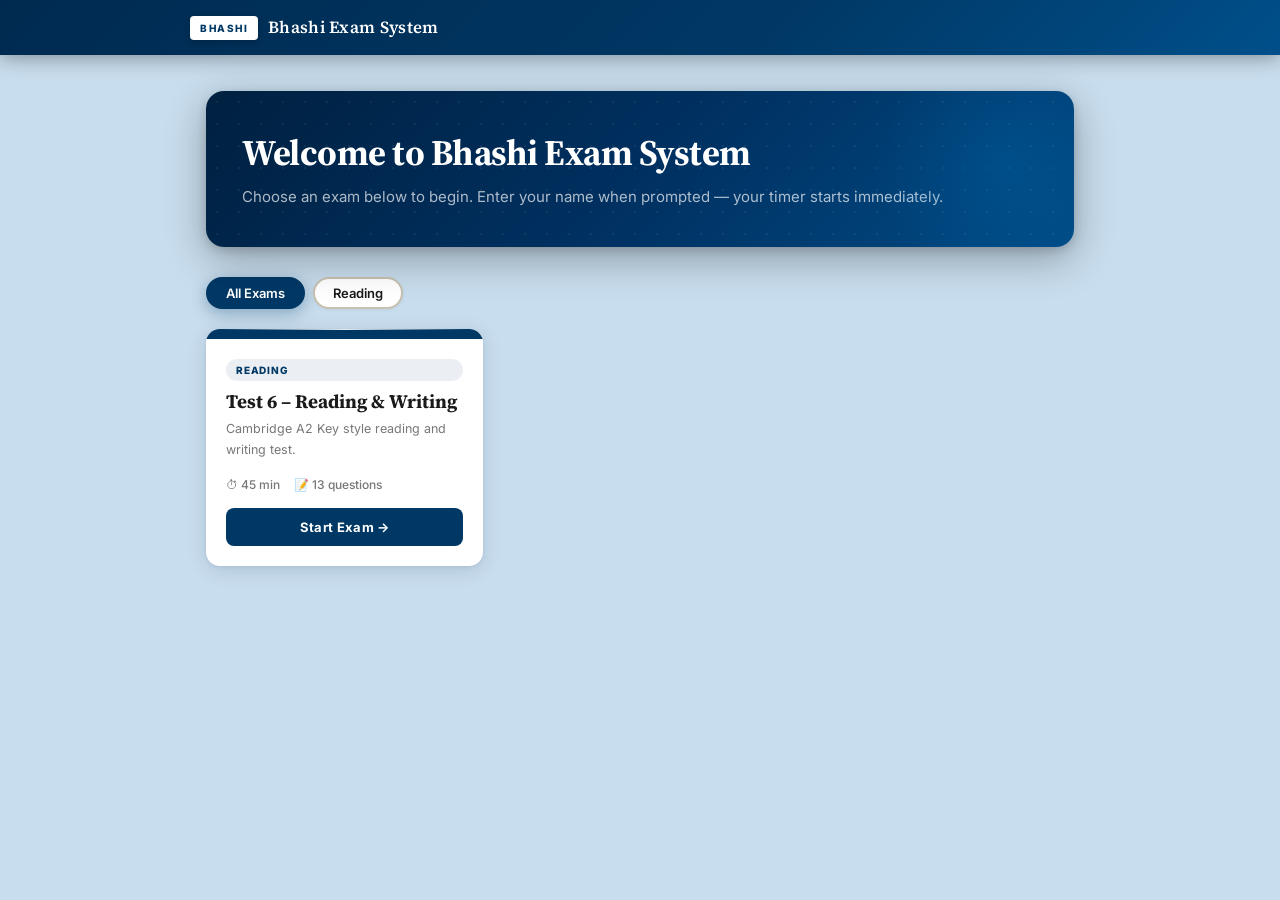
<file: results.html>
<!-- FILE: results.html -->
<!DOCTYPE html>
<html lang="en">
<head>
<meta charset="UTF-8">
<meta name="viewport" content="width=device-width, initial-scale=1.0">
<title>Your Results — Bhashi Exam System</title>
<link rel="stylesheet" href="css/style.css">
<style>
  .results-card-wide { max-width: 700px; }
  .results-header-row {
    display: flex;
    align-items: flex-start;
    gap: 24px;
    margin-bottom: 24px;
    flex-wrap: wrap;
  }
  .results-score-col {
    display: flex;
    flex-direction: column;
    align-items: center;
    flex-shrink: 0;
  }
  .results-meta-col {
    flex: 1;
    min-width: 180px;
  }
  .grade-badge {
    display: inline-block;
    background: var(--cambridge-blue);
    color: white;
    font-size: 14px;
    font-weight: 700;
    padding: 6px 16px;
    border-radius: 20px;
    margin-bottom: 10px;
  }
  .results-meta-row {
    display: flex;
    justify-content: space-between;
    padding: 7px 0;
    font-size: 13px;
    border-bottom: 1px solid var(--border);
  }
  .results-meta-row:last-child { border-bottom: none; }
  .results-meta-row .label { color: var(--muted); }
  .results-meta-row .val { font-weight: 600; color: var(--cambridge-blue); }

  /* Review table */
  .review-table { width:100%; border-collapse:collapse; font-size:13px; margin-bottom:18px; }
  .review-table th { background:var(--cambridge-blue); color:white; padding:9px 12px; text-align:left; font-size:11px; font-weight:700; letter-spacing:0.4px; }
  .review-table td { padding:9px 12px; border-bottom:1px solid var(--border); vertical-align:top; }
  .review-row.correct td { background:#f0faf0; }
  .review-row.wrong td { background:#fff5f5; }
  .review-row.pending td { background:#f0f4ff; }
  .review-row .result-icon { font-size:15px; text-align:center; }
  .review-row .correct-answer { color:var(--correct); font-weight:600; font-size:12px; }
  .review-row .wrong-answer { color:var(--wrong); font-size:12px; }
  .review-section-title { font-family:'Source Serif 4',serif; font-size:16px; font-weight:600; color:var(--cambridge-blue); margin:20px 0 10px; }

  .results-actions { display:flex; gap:12px; flex-wrap:wrap; margin-top:18px; }
  .btn-download { background:var(--accent); color:white; border:none; border-radius:var(--radius); padding:12px 24px; font-size:14px; font-weight:700; font-family:'Inter',sans-serif; cursor:pointer; transition:all 0.2s; }
  .btn-download:hover { opacity:0.88; transform:translateY(-1px); }
  .btn-download:disabled { opacity:0.6; cursor:default; transform:none; }

  @media (max-width: 480px) {
    .results-header-row { flex-direction: column; align-items: center; }
    .results-meta-col { width: 100%; }
    .review-table { font-size: 11px; }
    .review-table th, .review-table td { padding: 6px 8px; }
  }
</style>
</head>
<body class="results-page">

<div class="results-card results-card-wide">
  <div class="cambridge-logo">BHASHI</div>
  <h2>Exam Complete</h2>
  <div class="student-greeting" id="greeting">Loading…</div>

  <!-- Score summary row -->
  <div class="results-header-row">
    <div class="results-score-col">
      <div class="score-circle">
        <div class="score-number" id="scoreNum">—</div>
        <div class="score-total" id="scoreTotal">out of —</div>
      </div>
    </div>
    <div class="results-meta-col">
      <div id="gradeBadge"></div>
      <div id="metaRows"></div>
    </div>
  </div>

  <!-- Part breakdown -->
  <div class="score-breakdown" id="breakdown"></div>

  <!-- Sheets message -->
  <div id="sheetsMsg" class="submit-notice" style="display:none;"></div>

  <!-- Question-by-question review -->
  <div id="reviewSection"></div>

  <!-- Action buttons -->
  <div class="results-actions">
    <button class="btn-download" id="dlBtn" onclick="downloadReport()">⬇ Download Results (PDF)</button>
  </div>
</div>

<script src="js/storage.js"></script>
<script src="js/seed.js"></script>
<script>
  const raw = sessionStorage.getItem('lastResult');
  if (!raw) { window.location.href = 'index.html'; }

  const r = JSON.parse(raw);

  document.getElementById('greeting').textContent   = `Well done, ${r.studentName}!`;
  document.getElementById('scoreNum').textContent   = r.correct;
  document.getElementById('scoreTotal').textContent = `out of ${r.total}`;

  // Grade badge
  document.getElementById('gradeBadge').innerHTML =
    `<div class="grade-badge">${r.grade || '—'}</div>`;

  // Meta rows (percentage, time)
  document.getElementById('metaRows').innerHTML = `
    <div class="results-meta-row"><span class="label">Percentage</span><span class="val">${r.pct}%</span></div>
    <div class="results-meta-row"><span class="label">Time Taken</span><span class="val">${r.timeTaken}</span></div>
    <div class="results-meta-row"><span class="label">Exam</span><span class="val" style="font-size:12px;max-width:160px;text-align:right;">${r.examTitle || '—'}</span></div>
  `;

  // Part breakdown
  let bdHtml = '';
  try {
    const bd = JSON.parse(r.breakdown || '{}');
    Object.entries(bd).forEach(([part, v]) => {
      bdHtml += `<div class="breakdown-row">
        <span class="label">${part}</span>
        <span class="val">${v.correct} / ${v.total}</span>
      </div>`;
    });
  } catch {}

  document.getElementById('breakdown').innerHTML = `
    ${bdHtml}
    <div class="breakdown-row"><span class="label">Total Score</span><span class="val">${r.correct} / ${r.total}</span></div>
    <div class="breakdown-row"><span class="label">Percentage</span><span class="val">${r.pct}%</span></div>
    <div class="breakdown-row"><span class="label">Time Taken</span><span class="val">${r.timeTaken}</span></div>
  `;

  // Sheets message
  if (Storage.getSetting('sheetsUrl')) {
    const el = document.getElementById('sheetsMsg');
    el.style.display = 'block';
    el.textContent = '✅ Your result has been sent to your teacher.';
  }

  // Question-by-question review
  if (r.questionsSnapshot) {
    try {
      const questions = JSON.parse(r.questionsSnapshot);
      const answers   = JSON.parse(r.answers || '{}');

      if (questions.length) {
        const rows = questions.map(q => {
          const studentAns = answers[q.number];
          const isShortAns = q.questionType === 'short_answer';
          const isCorrect  = !isShortAns && studentAns === q.answer;

          let studentText = studentAns || '(no answer)';
          let correctText = q.answer || '—';

          if (!isShortAns && q.options && q.options.length) {
            const sOpt = q.options.find(o => o.letter === studentAns);
            const cOpt = q.options.find(o => o.letter === q.answer);
            if (sOpt) studentText = `${studentAns}: ${sOpt.text}`;
            if (cOpt) correctText = `${q.answer}: ${cOpt.text}`;
          }

          const rowCls = isShortAns ? 'pending' : (isCorrect ? 'correct' : 'wrong');
          const icon   = isShortAns ? '📝' : (isCorrect ? '✓' : '✗');
          const answerTdCls = isCorrect ? '' : (isShortAns ? '' : 'wrong-answer');
          const correctTdContent = isShortAns
            ? '<em style="color:var(--muted);font-size:11px;">Manual review</em>'
            : (isCorrect ? '—' : `<span class="correct-answer">${escHtml(correctText)}</span>`);

          return `<tr class="review-row ${rowCls}">
            <td style="font-weight:700;color:var(--cambridge-blue);">${q.number}</td>
            <td style="font-size:12px;">${escHtml(q.question)}</td>
            <td class="${answerTdCls}">${escHtml(studentText)}</td>
            <td>${correctTdContent}</td>
            <td class="result-icon">${icon}</td>
          </tr>`;
        }).join('');

        document.getElementById('reviewSection').innerHTML = `
          <div class="review-section-title">Question Review</div>
          <div style="overflow-x:auto;">
            <table class="review-table">
              <thead>
                <tr>
                  <th>#</th>
                  <th>Question</th>
                  <th>Your Answer</th>
                  <th>Correct Answer</th>
                  <th style="text-align:center;">✓/✗</th>
                </tr>
              </thead>
              <tbody>${rows}</tbody>
            </table>
          </div>`;
      }
    } catch(e) {
      // If parsing fails, silently skip review section
    }
  }

  function escHtml(str) {
    return (str||'').replace(/&/g,'&amp;').replace(/"/g,'&quot;').replace(/</g,'&lt;').replace(/>/g,'&gt;');
  }

  async function downloadReport() {
    const btn = document.getElementById('dlBtn');
    btn.disabled = true;
    btn.textContent = '⏳ Preparing PDF…';

    try {
      if (!window.jspdf) {
        await new Promise((resolve, reject) => {
          const s = document.createElement('script');
          s.src = 'https://cdnjs.cloudflare.com/ajax/libs/jspdf/2.5.1/jspdf.umd.min.js';
          s.onload = resolve; s.onerror = reject;
          document.head.appendChild(s);
        });
      }
      const { jsPDF } = window.jspdf;
      const doc = new jsPDF({ unit: 'mm', format: 'a4' });
      const W = 210, M = 14, CW = W - M * 2; // CW = 182mm
      let y = 0;

      // Strip emojis and non-Latin characters that Helvetica cannot render
      function safe(str) {
        return (str || '').replace(/[^\x20-\x7E]/g, '').trim() || '-';
      }

      // ── HEADER ──────────────────────────────────────────────
      doc.setFillColor(0, 56, 101);
      doc.rect(0, 0, W, 24, 'F');
      doc.setTextColor(255, 255, 255);
      doc.setFont('helvetica', 'bold'); doc.setFontSize(14);
      doc.text('BHASHI EXAM SYSTEM', M, 10);
      doc.setFont('helvetica', 'normal'); doc.setFontSize(9);
      doc.text('Exam Results Report', M, 17);
      const dateStr = new Date().toLocaleDateString('en-GB', { day:'2-digit', month:'short', year:'numeric' });
      doc.text(dateStr, W - M, 10, { align: 'right' });
      const examTitleLines = doc.splitTextToSize(safe(r.examTitle), 90);
      doc.text(examTitleLines[0] || '-', W - M, 17, { align: 'right' });
      doc.setTextColor(0, 0, 0);
      y = 30;

      // ── STUDENT INFO BOX ────────────────────────────────────
      doc.setFillColor(240, 244, 255);
      doc.roundedRect(M, y, CW, 26, 2, 2, 'F');

      doc.setFont('helvetica', 'bold'); doc.setFontSize(12);
      doc.setTextColor(0, 56, 101);
      doc.text(safe(r.studentName), M + 4, y + 9);

      doc.setFont('helvetica', 'normal'); doc.setFontSize(9);
      doc.setTextColor(80, 80, 80);
      doc.text('Class: ' + safe(r.studentClass), M + 4, y + 18);

      // Grade — strip emoji so "Try Again 💪" → "Try Again"
      const gradeText = safe(r.grade);
      doc.setFont('helvetica', 'bold'); doc.setFontSize(10);
      doc.setTextColor(0, 56, 101);
      doc.text(gradeText, M + 72, y + 9);
      doc.setFont('helvetica', 'normal'); doc.setFontSize(9);
      doc.setTextColor(80, 80, 80);
      doc.text('Time: ' + safe(r.timeTaken), M + 72, y + 18);

      doc.setFont('helvetica', 'bold'); doc.setFontSize(13);
      doc.setTextColor(0, 56, 101);
      doc.text(`${r.correct} / ${r.total}`, W - M - 4, y + 9, { align: 'right' });
      doc.setFont('helvetica', 'normal'); doc.setFontSize(9);
      doc.setTextColor(80, 80, 80);
      doc.text(`${r.pct}%`, W - M - 4, y + 18, { align: 'right' });

      doc.setTextColor(0, 0, 0);
      y += 32;

      // ── SCORE BREAKDOWN ─────────────────────────────────────
      try {
        const bd = JSON.parse(r.breakdown || '{}');
        const entries = Object.entries(bd);
        if (entries.length) {
          doc.setFont('helvetica', 'bold'); doc.setFontSize(10);
          doc.setTextColor(0, 56, 101);
          doc.text('Score Breakdown', M, y); y += 5;
          doc.setFont('helvetica', 'normal'); doc.setFontSize(9);
          doc.setTextColor(40, 40, 40);
          entries.forEach(([part, v]) => {
            doc.text(safe(part), M + 4, y);
            doc.text(`${v.correct} / ${v.total}`, M + 72, y);
            y += 5;
          });
          doc.setDrawColor(200, 200, 200);
          doc.line(M, y, M + CW, y); y += 4;
          doc.setFont('helvetica', 'bold');
          doc.text('Total', M + 4, y);
          doc.text(`${r.correct} / ${r.total}  (${r.pct}%)`, M + 72, y);
          doc.setFont('helvetica', 'normal');
          doc.setTextColor(0, 0, 0);
          y += 10;
        }
      } catch {}

      // ── QUESTION REVIEW TABLE ───────────────────────────────
      if (r.questionsSnapshot) {
        try {
          const questions = JSON.parse(r.questionsSnapshot);
          const answers   = JSON.parse(r.answers || '{}');

          if (questions.length) {
            doc.setFont('helvetica', 'bold'); doc.setFontSize(10);
            doc.setTextColor(0, 56, 101);
            doc.text('Question Review', M, y); y += 5;
            doc.setTextColor(0, 0, 0);

            // Columns must sum exactly to CW (182mm)
            // #=8, Question=63, Your Answer=51, Correct=50, Result=10
            const cols = [8, 63, 51, 50, 10];
            const hdrs = ['#', 'Question', 'Your Answer', 'Correct Answer', 'Result'];
            const BASE_ROW_H = 7;
            const LINE_H = 3.6; // mm per line at 7.5pt

            function drawTableHeader(yPos) {
              doc.setFillColor(0, 56, 101);
              doc.rect(M, yPos, CW, BASE_ROW_H, 'F');
              doc.setTextColor(255, 255, 255);
              doc.setFont('helvetica', 'bold'); doc.setFontSize(8);
              let cx = M + 2;
              hdrs.forEach((h, i) => { doc.text(h, cx, yPos + 5); cx += cols[i]; });
              doc.setTextColor(0, 0, 0);
              return yPos + BASE_ROW_H;
            }

            y = drawTableHeader(y);

            questions.forEach(q => {
              const studentAns = answers[q.number];
              const isShortAns = q.questionType === 'short_answer';
              const isCorrect  = !isShortAns && studentAns === q.answer;

              let studentText = studentAns ? safe(studentAns) : '(no answer)';
              let correctText = isShortAns ? 'Manual review' : safe(q.answer || '-');
              if (!isShortAns && q.options && q.options.length) {
                const sOpt = q.options.find(o => o.letter === studentAns);
                const cOpt = q.options.find(o => o.letter === q.answer);
                if (sOpt) studentText = `${studentAns}: ${safe(sOpt.text)}`;
                if (cOpt) correctText = `${q.answer}: ${safe(cOpt.text)}`;
              }

              // Measure wrapped text BEFORE drawing so row height is correct
              doc.setFontSize(7.5);
              const qLines = doc.splitTextToSize(safe(q.question), cols[1] - 3);
              const aLines = doc.splitTextToSize(studentText, cols[2] - 3);
              const cLines = doc.splitTextToSize(isCorrect ? '-' : correctText, cols[3] - 3);
              const maxLines = Math.max(qLines.length, aLines.length, cLines.length);
              const rH = Math.max(BASE_ROW_H, maxLines * LINE_H + 3);

              // Page break — repeat header on new page
              if (y + rH > 276) {
                doc.addPage();
                y = 14;
                y = drawTableHeader(y);
              }

              // Row background
              if (isShortAns)     doc.setFillColor(240, 244, 255);
              else if (isCorrect) doc.setFillColor(235, 250, 235);
              else                doc.setFillColor(255, 243, 243);
              doc.rect(M, y, CW, rH, 'F');
              doc.setDrawColor(210, 210, 210);
              doc.rect(M, y, CW, rH, 'S');

              const textY = y + 4.5;
              let cx = M + 2;

              // # (number)
              doc.setFont('helvetica', 'bold'); doc.setFontSize(8);
              doc.setTextColor(0, 56, 101);
              doc.text(String(q.number), cx, textY);
              cx += cols[0];

              // Question
              doc.setFont('helvetica', 'normal'); doc.setFontSize(7.5);
              doc.setTextColor(30, 30, 30);
              doc.text(qLines, cx, textY);
              cx += cols[1];

              // Your Answer
              if (!isCorrect && !isShortAns) doc.setTextColor(170, 0, 0);
              else doc.setTextColor(30, 30, 30);
              doc.text(aLines, cx, textY);
              cx += cols[2];

              // Correct Answer
              if (isCorrect)      { doc.setTextColor(120, 120, 120); doc.text('-', cx, textY); }
              else if (isShortAns){ doc.setTextColor(70, 70, 180); doc.text('Manual review', cx, textY); }
              else                { doc.setTextColor(0, 110, 0); doc.text(cLines, cx, textY); }
              cx += cols[3];

              // Result badge — colored filled box with white letter, centered in column
              const badgeW = 8, badgeH = 5.5;
              // Physical column start = cx - 2 (the initial M+2 offset), center = col start + cols[4]/2
              const badgeX = (cx - 2) + (cols[4] - badgeW) / 2;
              const badgeY = y + (rH - badgeH) / 2;
              if (isShortAns)     doc.setFillColor(90, 90, 200);
              else if (isCorrect) doc.setFillColor(0, 140, 0);
              else                doc.setFillColor(200, 0, 0);
              doc.roundedRect(badgeX, badgeY, badgeW, badgeH, 1.5, 1.5, 'F');
              doc.setFont('helvetica', 'bold'); doc.setFontSize(8);
              doc.setTextColor(255, 255, 255);
              const marker = isShortAns ? '?' : (isCorrect ? 'Y' : 'N');
              doc.text(marker, badgeX + badgeW / 2, badgeY + badgeH * 0.72, { align: 'center' });

              doc.setTextColor(0, 0, 0);
              y += rH;
            });
          }
        } catch {}
      }

      // ── FOOTER ──────────────────────────────────────────────
      const pages = doc.getNumberOfPages();
      for (let p = 1; p <= pages; p++) {
        doc.setPage(p);
        doc.setFont('helvetica', 'normal'); doc.setFontSize(7.5);
        doc.setTextColor(160, 160, 160);
        doc.text(`Bhashi Exam System  |  Page ${p} of ${pages}`, W / 2, 291, { align: 'center' });
        doc.setTextColor(0, 0, 0);
      }

      const safeName = (r.studentName || 'Student').replace(/[^a-z0-9]/gi, '_');
      const safeExam = (r.examTitle   || 'Exam'  ).replace(/[^a-z0-9]/gi, '_');
      doc.save(`${safeExam}_${safeName}_Results.pdf`);

    } catch (e) {
      alert('Could not generate PDF: ' + e.message);
    } finally {
      btn.disabled = false;
      btn.textContent = '⬇ Download Results (PDF)';
    }
  }
</script>
</body>
</html>
</file>
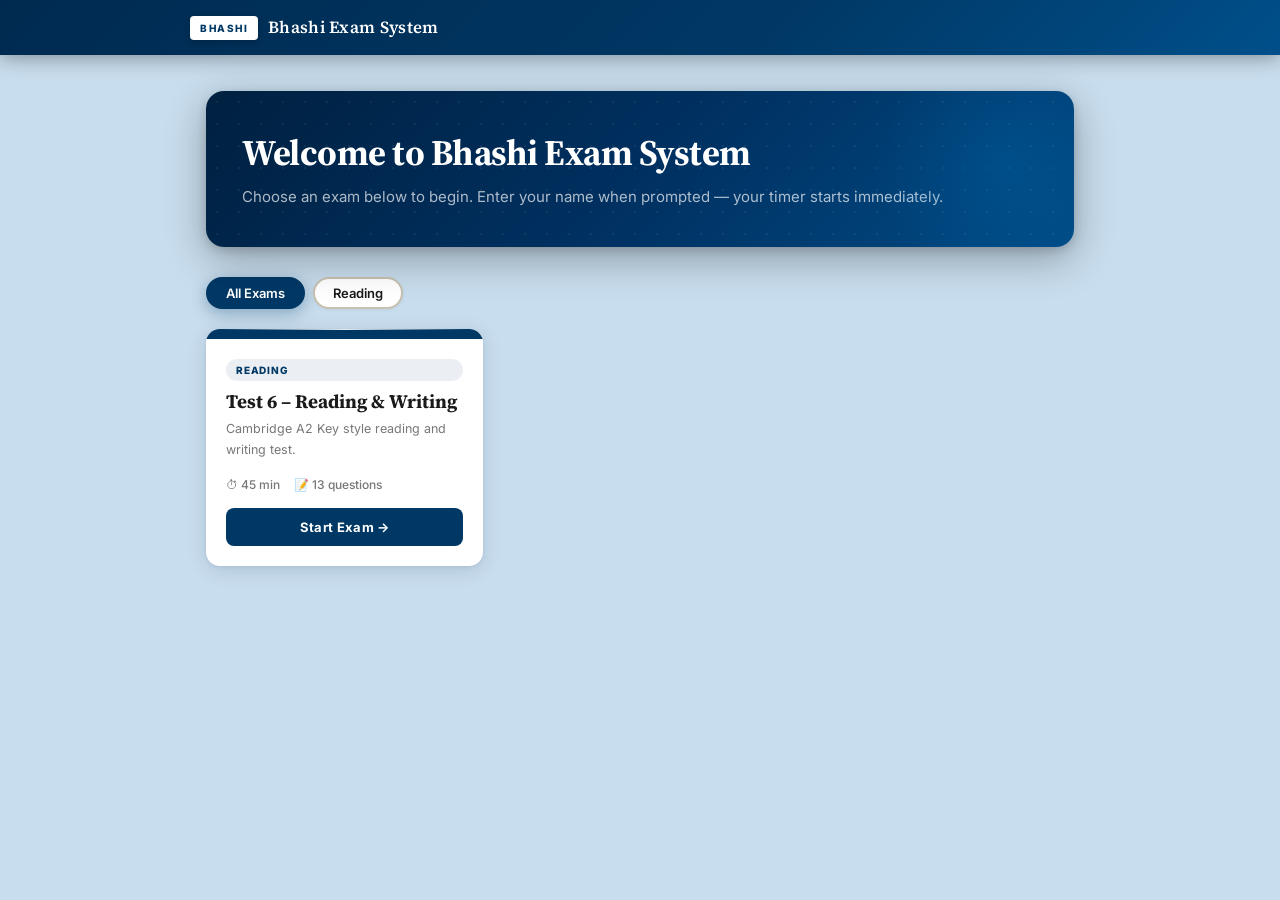
<file: take-exam.html>
<!-- FILE: take-exam.html -->
<!DOCTYPE html>
<html lang="en">
<head>
<meta charset="UTF-8">
<meta name="viewport" content="width=device-width, initial-scale=1.0">
<title>Exam</title>
<link rel="stylesheet" href="css/style.css">
</head>
<body>

<!-- Header -->
<div class="exam-header" id="examHeader">
  <div class="exam-header-left">
    <div class="test-name" id="hdrTitle">Loading…</div>
    <div class="student-name" id="hdrStudent"></div>
  </div>
  <div class="timer-box" id="timerDisplay">--:--</div>
</div>

<!-- Body -->
<div class="exam-body" id="examBody">
  <div style="padding:40px; text-align:center; color:var(--muted);">Loading exam…</div>
</div>

<!-- Submit bar -->
<div class="submit-bar">
  <div class="progress-wrap">
    <div class="progress-label" id="progressLabel">0 answered</div>
    <div class="progress-bar"><div class="progress-fill" id="progressFill" style="width:0%"></div></div>
  </div>
  <button class="btn-submit" onclick="submitExam()">Submit Exam</button>
</div>

<!-- Time up overlay -->
<div class="overlay" id="timeupOverlay">
  <div class="overlay-card">
    <div class="overlay-icon">⏰</div>
    <h3>Time's Up!</h3>
    <p>Your time has ended. Submitting your answers now.</p>
    <button class="btn-primary" onclick="submitExam(true)">See Results →</button>
  </div>
</div>

<script src="js/storage.js"></script>
<script src="js/seed.js"></script>
<script>
// ── Guard ────────────────────────────────────────────────────
const studentName  = sessionStorage.getItem('studentName');
const studentClass = sessionStorage.getItem('studentClass') || '—';
const examId       = sessionStorage.getItem('examId');
const examStart    = sessionStorage.getItem('examStart') || new Date().toISOString();

if (!studentName || !examId) { window.location.href = 'index.html'; }

// Prefer exam data passed via sessionStorage (loaded from shared data/exams.json)
// so the exam works on any device, not just the one where it was created locally.
let exam = null;
try { exam = JSON.parse(sessionStorage.getItem('examData') || 'null'); } catch {}
if (!exam) exam = Storage.getExam(examId);
if (!exam) { window.location.href = 'index.html'; }

// ── State ────────────────────────────────────────────────────
let userAnswers   = {};
let secondsLeft   = (exam.duration || 45) * 60;
let timerInterval = null;
let submitted     = false;

// ── Render Header ────────────────────────────────────────────
document.getElementById('hdrTitle').textContent   = exam.title;
document.getElementById('hdrStudent').textContent = studentName;

// ── Build Exam UI ────────────────────────────────────────────
function buildExam() {
  const body = document.getElementById('examBody');
  let html = '';

  // Group questions by part/section
  const parts = groupByPart(exam.questions || []);

  parts.forEach((part, pi) => {
    html += `<div class="part-banner" style="margin-top:${pi===0?'14px':'22px'}">
      <span class="tag">${part.label}</span>
      <span class="title">${exam.subject || 'Reading & Writing'}</span>
    </div>`;

    if (part.instruction) {
      html += `<div class="section-header">
        <div class="q-range">Questions ${part.range}</div>
        <div class="instruction">${part.instruction}</div>
      </div>`;
    }

    // Reading passage (if any question in this part has passage)
    const passageQ = part.questions.find(q => q.passage);
    if (passageQ) {
      html += buildPassage(passageQ.passage);
    }

    // Questions
    if (part.tableStyle) {
      html += buildTableQuestions(part.questions);
    } else {
      part.questions.forEach(q => {
        if (q.questionType === 'short_answer') {
          html += buildShortAnswerCard(q);
        } else {
          html += buildMCQCard(q);
        }
      });
    }
  });

  body.innerHTML = html;
}

function groupByPart(questions) {
  const parts = {};
  questions.forEach(q => {
    const p = q.part || 'Part 1';
    if (!parts[p]) parts[p] = [];
    parts[p].push(q);
  });

  return Object.entries(parts).map(([label, qs]) => {
    const nums = qs.map(q => q.number);
    const range = `${Math.min(...nums)}–${Math.max(...nums)}`;
    const instruction = qs[0]?.partInstruction || 'For each question, choose the correct answer.';
    const tableStyle  = qs[0]?.tableStyle || false;
    return { label, questions: qs, range, instruction, tableStyle };
  });
}

function buildPassage(passage) {
  if (!passage) return '';
  let inner = '';

  if (passage.people && passage.people.length) {
    inner = passage.people.map((p, i) => `
      <div class="person-section">
        <div class="person-header">
          <div class="person-avatar">${p.name ? p.name[0] : '?'}</div>
          <div>
            <div class="person-name">${p.name}</div>
            <div class="person-hobby">${p.subtitle || ''}</div>
          </div>
        </div>
        <div class="person-text">${p.text}</div>
      </div>
      ${i < passage.people.length - 1 ? '<hr class="passage-divider">' : ''}
    `).join('');
  } else if (passage.text) {
    inner = `<div class="person-text">${passage.text}</div>`;
  }

  return `<div class="reading-passage">
    <div class="passage-header">${passage.title || 'Reading Passage'}</div>
    <div class="passage-body">${inner}</div>
  </div>`;
}

function buildMCQCard(q) {
  const stimulusHtml = buildStimulus(q);
  const optionsHtml = (q.options || []).map(opt => `
    <div class="mcq-option" onclick="selectMCQ(${q.number},'${opt.letter}',this)">
      <span class="option-letter">${opt.letter}</span> ${opt.text}
    </div>`).join('');

  return `<div class="q-card">
    <div class="q-card-inner">
      <div class="q-stimulus">
        <div class="q-number-badge">${q.number}</div>
        ${stimulusHtml}
      </div>
      <div class="q-options">
        <div class="q-question-text">${q.question}</div>
        ${optionsHtml}
      </div>
    </div>
  </div>`;
}

function buildShortAnswerCard(q) {
  const stimulusHtml = buildStimulus(q);
  return `<div class="q-card">
    <div class="q-card-inner">
      <div class="q-stimulus">
        <div class="q-number-badge">${q.number}</div>
        ${stimulusHtml}
      </div>
      <div class="q-options">
        <div class="q-question-text">${q.question}</div>
        <textarea
          class="short-answer-input"
          id="sa_${q.number}"
          placeholder="Write your answer here…"
          oninput="selectShortAnswer(${q.number}, this.value)"
        ></textarea>
      </div>
    </div>
  </div>`;
}

function selectShortAnswer(qNum, value) {
  userAnswers[qNum] = value;
  updateProgress();
}

function buildStimulus(q) {
  if (!q.stimulus) return '';
  const s = q.stimulus;

  if (s.type === 'sign') {
    return `<div class="stimulus-box" style="border:3px solid black;text-align:center;padding:14px;">
      ${s.icon ? `<div style="font-size:28px;margin-bottom:6px;">${s.icon}</div>` : ''}
      ${s.title ? `<div class="sign-title">${s.title}</div>` : ''}
      <div style="font-size:12px;line-height:1.6;">${s.body || ''}</div>
    </div>`;
  }

  if (s.type === 'notice') {
    return `<div class="stimulus-box" style="border:2px solid black;text-align:center;padding:14px;">
      ${s.title ? `<div class="sign-title" style="font-size:16px;">${s.title}</div>` : ''}
      <div style="font-size:12px;line-height:1.6;">${s.body || ''}</div>
    </div>`;
  }

  if (s.type === 'message') {
    return `<div class="stimulus-box" style="border:2px solid black;padding:14px;">
      ${s.from ? `<div class="from-to-row"><label>From:</label><span>${s.from}</span></div>` : ''}
      ${s.to   ? `<div class="from-to-row" style="margin-bottom:10px;"><label>To:</label><span>${s.to}</span></div>` : ''}
      <div style="font-size:12px;line-height:1.65;">${s.body || ''}</div>
    </div>`;
  }

  if (s.type === 'phone') {
    return `<div class="phone-frame">
      <div class="phone-notch"></div>
      <div class="phone-bubble">${s.body || ''}</div>
      <div class="phone-home"></div>
    </div>`;
  }

  if (s.type === 'social') {
    return `<div class="social-post">
      <div class="sp-header">
        <div class="sp-avatar">${(s.author||'?')[0]}</div>
        <div class="sp-name">${s.author || ''}</div>
      </div>
      <div style="font-size:12px;line-height:1.55;">${s.body || ''}</div>
    </div>`;
  }

  if (s.type === 'image' && s.url) {
    return `<img src="${s.url}" style="max-width:100%;border-radius:4px;" alt="Question stimulus">`;
  }

  if (s.type === 'text') {
    return `<div class="stimulus-box" style="border:1px solid var(--border);padding:12px;font-size:13px;line-height:1.6;">${s.body||''}</div>`;
  }

  return '';
}

function buildTableQuestions(questions) {
  const rows = questions.map(q => `
    <div class="table-q-row">
      <div class="table-q-left">
        <div class="q-number-badge">${q.number}</div>
        <div class="table-q-text">${q.question}</div>
      </div>
      <div class="table-q-options">
        ${(q.options||[]).map(o =>
          `<button class="table-opt-btn" onclick="selectTable(${q.number},'${o.letter}',this)">${o.letter}</button>`
        ).join('')}
      </div>
    </div>`).join('');

  const headerOpts = (questions[0]?.options || []).map(o =>
    `<span style="width:34px;text-align:center;">${o.letter}${o.text?`<br><small style="font-weight:400;font-size:9px;">${o.text}</small>`:''}</span>`
  ).join('');

  return `<div class="table-q-card">
    <div class="table-q-header">
      <div>Question</div>
      <div class="table-q-header-options">${headerOpts}</div>
    </div>
    ${rows}
  </div>`;
}

// ── Timer ────────────────────────────────────────────────────
function updateTimer() {
  const m = String(Math.floor(secondsLeft/60)).padStart(2,'0');
  const s = String(secondsLeft%60).padStart(2,'0');
  document.getElementById('timerDisplay').textContent = `${m}:${s}`;
}

function startTimer() {
  updateTimer();
  timerInterval = setInterval(() => {
    secondsLeft--;
    updateTimer();
    if (secondsLeft <= 300) document.getElementById('timerDisplay').classList.add('warning');
    if (secondsLeft <= 0) {
      clearInterval(timerInterval);
      document.getElementById('timeupOverlay').classList.add('active');
    }
  }, 1000);
}

// ── Answering ────────────────────────────────────────────────
function selectMCQ(qNum, letter, el) {
  el.closest('.q-options').querySelectorAll('.mcq-option').forEach(o => o.classList.remove('selected'));
  el.classList.add('selected');
  userAnswers[qNum] = letter;
  updateProgress();
}

function selectTable(qNum, letter, el) {
  el.closest('.table-q-options').querySelectorAll('.table-opt-btn').forEach(b => b.classList.remove('selected'));
  el.classList.add('selected');
  userAnswers[qNum] = letter;
  updateProgress();
}

function updateProgress() {
  const total    = (exam.questions||[]).length;
  const answered = Object.keys(userAnswers).filter(k => userAnswers[k] !== '').length;
  const pct      = total ? (answered/total)*100 : 0;
  document.getElementById('progressFill').style.width = pct+'%';
  document.getElementById('progressLabel').textContent = `${answered} of ${total} answered`;
}

// ── Submit ────────────────────────────────────────────────────
function submitExam(fromTimer = false) {
  if (submitted) return;
  const total    = (exam.questions||[]).length;
  const answered = Object.keys(userAnswers).filter(k => userAnswers[k] !== '').length;

  if (!fromTimer && answered < total) {
    if (!confirm(`${total - answered} question(s) unanswered. Submit anyway?`)) return;
  }

  submitted = true;
  clearInterval(timerInterval);
  document.getElementById('timeupOverlay').classList.remove('active');

  // Score — short_answer questions count in total but are NOT auto-graded
  let correct = 0;
  const breakdown = {};
  (exam.questions||[]).forEach(q => {
    const part = q.part || 'Part 1';
    if (!breakdown[part]) breakdown[part] = { correct:0, total:0 };
    breakdown[part].total++;
    const isShortAnswer = q.questionType === 'short_answer';
    if (!isShortAnswer && userAnswers[q.number] === q.answer) {
      correct++;
      breakdown[part].correct++;
    }
  });

  const pct      = total ? Math.round((correct/total)*100) : 0;
  const elapsed  = (exam.duration||45)*60 - secondsLeft;
  const timeTaken = `${Math.floor(elapsed/60)}m ${elapsed%60}s`;
  const grade    = pct>=80?'Excellent 🌟':pct>=60?'Good 👍':pct>=40?'Keep Practising 📚':'Try Again 💪';

  const result = {
    id: 'r_' + Date.now() + '_' + Math.random().toString(36).slice(2,6),
    timestamp: new Date().toISOString(),
    examId, examTitle: exam.title, examSubject: exam.subject,
    studentName, studentClass, examStart, timeTaken,
    correct, total, pct, grade,
    breakdown: JSON.stringify(breakdown),
    answers: JSON.stringify(userAnswers),
    questionsSnapshot: JSON.stringify(exam.questions || [])
  };

  Storage.saveResult(result);

  // Log to Sheets if configured
  const sheetsUrl = Storage.getSetting('sheetsUrl');
  if (sheetsUrl) {
    fetch(sheetsUrl, { method:'POST', mode:'no-cors',
      headers:{'Content-Type':'application/json'}, body: JSON.stringify(result)
    }).catch(()=>{});
  }

  sessionStorage.setItem('lastResult', JSON.stringify(result));
  window.location.href = 'results.html';
}

// ── Init ──────────────────────────────────────────────────────
buildExam();
updateProgress();
startTimer();
</script>
</body>
</html>
</file>
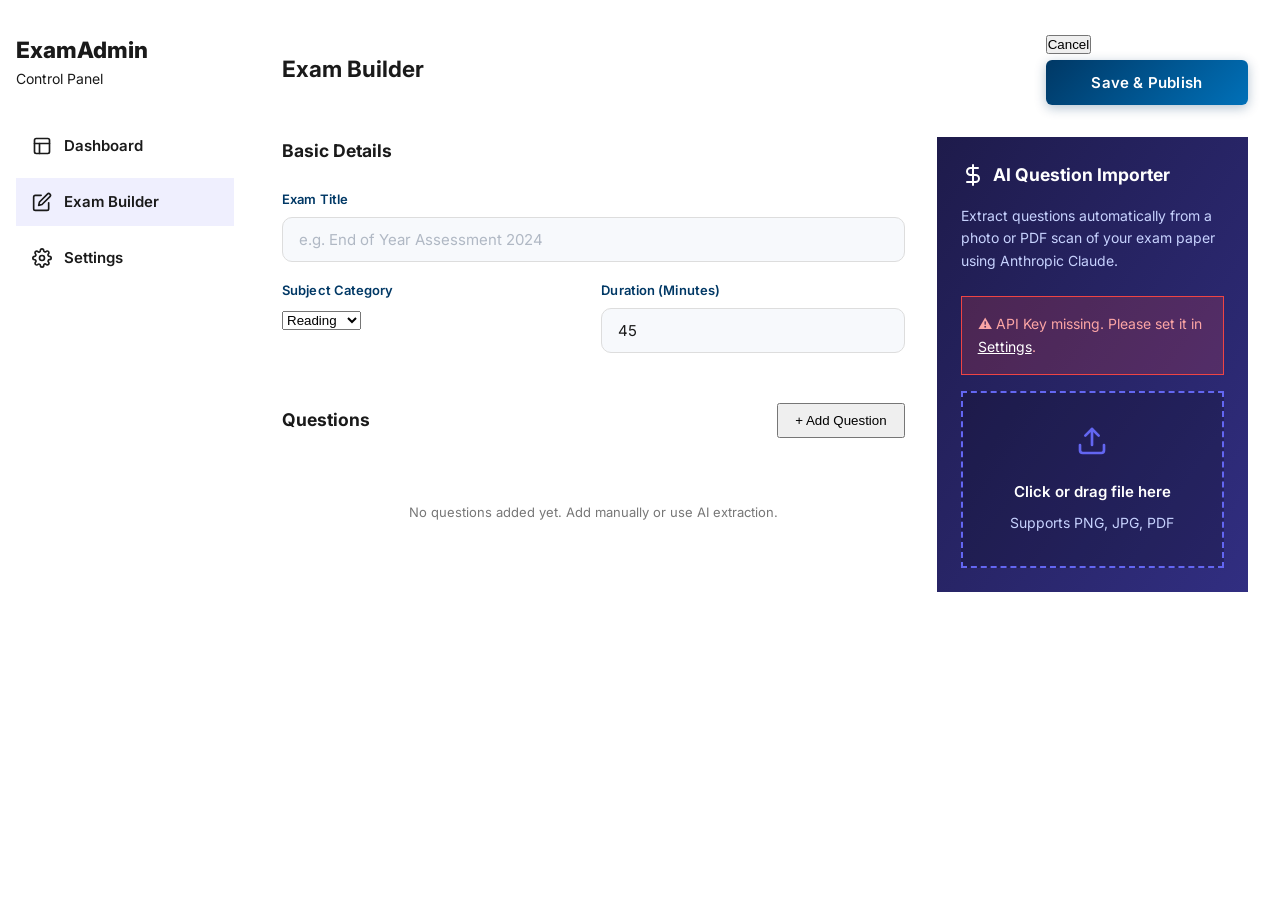
<file: admin/builder.html>
<!DOCTYPE html>
<html lang="en">
<head>
  <meta charset="UTF-8">
  <meta name="viewport" content="width=device-width, initial-scale=1.0">
  <title>Exam Builder | Cambridge Exams Admin</title>
  <link href="https://fonts.googleapis.com/css2?family=Inter:wght@400;600;700;800&display=swap" rel="stylesheet">
  <link rel="stylesheet" href="../css/style.css">
  <link rel="stylesheet" href="css/admin.css">
</head>
<body style="background-color: var(--bg-color);">
  <aside class="admin-sidebar">
    <div style="margin-bottom: 2rem;">
      <h2 style="font-weight: 800; color: var(--primary-color);">ExamAdmin</h2>
      <p style="font-size: 0.875rem; color: var(--text-muted);">Control Panel</p>
    </div>
    
    <nav class="sidebar-nav">
      <a href="index.html" class="sidebar-link">
        <svg xmlns="http://www.w3.org/2000/svg" width="20" height="20" viewBox="0 0 24 24" fill="none" stroke="currentColor" stroke-width="2" stroke-linecap="round" stroke-linejoin="round"><rect x="3" y="3" width="18" height="18" rx="2" ry="2"></rect><line x1="3" y1="9" x2="21" y2="9"></line><line x1="9" y1="21" x2="9" y2="9"></line></svg>
        Dashboard
      </a>
      <a href="builder.html" class="sidebar-link active">
        <svg xmlns="http://www.w3.org/2000/svg" width="20" height="20" viewBox="0 0 24 24" fill="none" stroke="currentColor" stroke-width="2" stroke-linecap="round" stroke-linejoin="round"><path d="M11 4H4a2 2 0 0 0-2 2v14a2 2 0 0 0 2 2h14a2 2 0 0 0 2-2v-7"></path><path d="M18.5 2.5a2.121 2.121 0 0 1 3 3L12 15l-4 1 1-4 9.5-9.5z"></path></svg>
        Exam Builder
      </a>
      <a href="settings.html" class="sidebar-link">
        <svg xmlns="http://www.w3.org/2000/svg" width="20" height="20" viewBox="0 0 24 24" fill="none" stroke="currentColor" stroke-width="2" stroke-linecap="round" stroke-linejoin="round"><circle cx="12" cy="12" r="3"></circle><path d="M19.4 15a1.65 1.65 0 0 0 .33 1.82l.06.06a2 2 0 0 1 0 2.83 2 2 0 0 1-2.83 0l-.06-.06a1.65 1.65 0 0 0-1.82-.33 1.65 1.65 0 0 0-1 1.51V21a2 2 0 0 1-2 2 2 2 0 0 1-2-2v-.09A1.65 1.65 0 0 0 9 19.4a1.65 1.65 0 0 0-1.82.33l-.06.06a2 2 0 0 1-2.83 0 2 2 0 0 1 0-2.83l.06-.06a1.65 1.65 0 0 0 .33-1.82 1.65 1.65 0 0 0-1.51-1H3a2 2 0 0 1-2-2 2 2 0 0 1 2-2h.09A1.65 1.65 0 0 0 4.6 9a1.65 1.65 0 0 0-.33-1.82l-.06-.06a2 2 0 0 1 0-2.83 2 2 0 0 1 2.83 0l.06.06a1.65 1.65 0 0 0 1.82.33H9a1.65 1.65 0 0 0 1-1.51V3a2 2 0 0 1 2-2 2 2 0 0 1 2 2v.09a1.65 1.65 0 0 0 1 1.51 1.65 1.65 0 0 0 1.82-.33l.06-.06a2 2 0 0 1 2.83 0 2 2 0 0 1 0 2.83l-.06.06a1.65 1.65 0 0 0-.33 1.82V9a1.65 1.65 0 0 0 1.51 1H21a2 2 0 0 1 2 2 2 2 0 0 1-2 2h-.09a1.65 1.65 0 0 0-1.51 1z"></path></svg>
        Settings
      </a>
    </nav>
  </aside>

  <main class="admin-main">
    <div style="display: flex; justify-content: space-between; align-items: center; margin-bottom: 2rem;">
      <h2>Exam Builder</h2>
      <div>
        <button class="btn btn-outline" onclick="window.location.href='index.html'" style="margin-right: 1rem;">Cancel</button>
        <button class="btn btn-primary" id="btn-save-exam">Save & Publish</button>
      </div>
    </div>

    <div class="builder-layout">
      <!-- Left side: Form -->
      <div class="form-container">
        <div class="card" style="margin-bottom: 2rem;">
          <h3 style="margin-bottom: 1.5rem;">Basic Details</h3>
          <div class="form-group">
            <label class="form-label">Exam Title</label>
            <input type="text" id="exam-title" class="form-control" placeholder="e.g. End of Year Assessment 2024">
          </div>
          <div style="display: grid; grid-template-columns: 1fr 1fr; gap: 1rem;">
            <div class="form-group">
              <label class="form-label">Subject Category</label>
              <select id="exam-subject" class="form-control">
                <option value="Reading">Reading</option>
                <option value="Listening">Listening</option>
                <option value="Grammar">Grammar</option>
              </select>
            </div>
            <div class="form-group">
              <label class="form-label">Duration (Minutes)</label>
              <input type="number" id="exam-duration" class="form-control" value="45" min="5" max="180">
            </div>
          </div>
          <div class="form-group" id="audio-input-group" style="display: none; margin-top: 1rem;">
            <label class="form-label">Audio File Name (Listening Exams)</label>
            <input type="text" id="exam-audio" class="form-control" placeholder="e.g. test_audio.mp3">
            <p style="font-size: 0.875rem; color: var(--text-muted); margin-top: 0.5rem;">Place this file in the <code>audio/</code> folder before deploying to GitHub.</p>
          </div>
        </div>

        <div class="card">
          <div style="display: flex; justify-content: space-between; align-items: center; margin-bottom: 1.5rem;">
            <h3>Questions</h3>
            <button class="btn btn-outline" id="btn-add-question" style="padding: 0.5rem 1rem;">+ Add Question</button>
          </div>
          
          <div id="questions-list">
            <!-- Questions dynamically added here -->
            <div class="empty-state" id="no-questions">
              <p>No questions added yet. Add manually or use AI extraction.</p>
            </div>
          </div>
        </div>
      </div>

      <!-- Right side: AI Importer -->
      <div>
        <div class="ai-panel">
          <h3>
            <svg xmlns="http://www.w3.org/2000/svg" width="24" height="24" viewBox="0 0 24 24" fill="none" stroke="currentColor" stroke-width="2" stroke-linecap="round" stroke-linejoin="round"><path d="M12 2v20"></path><path d="M17 5H9.5a3.5 3.5 0 0 0 0 7h5a3.5 3.5 0 0 1 0 7H6"></path></svg>
            AI Question Importer
          </h3>
          <p>Extract questions automatically from a photo or PDF scan of your exam paper using Anthropic Claude.</p>
          
          <div id="ai-key-warning" style="display: none; background: rgba(239, 68, 68, 0.2); border: 1px solid #ef4444; padding: 1rem; border-radius: var(--radius-md); margin-bottom: 1rem;">
            <p style="margin: 0; color: #fca5a5;">⚠️ API Key missing. Please set it in <a href="settings.html" style="color: white; text-decoration: underline;">Settings</a>.</p>
          </div>

          <label class="file-drop-area" id="drop-area" style="display: block;">
            <svg xmlns="http://www.w3.org/2000/svg" width="32" height="32" viewBox="0 0 24 24" fill="none" stroke="#6366f1" stroke-width="2" stroke-linecap="round" stroke-linejoin="round" style="margin-bottom: 1rem;"><path d="M21 15v4a2 2 0 0 1-2 2H5a2 2 0 0 1-2-2v-4"></path><polyline points="17 8 12 3 7 8"></polyline><line x1="12" y1="3" x2="12" y2="15"></line></svg>
            <div style="font-weight: 600;">Click or drag file here</div>
            <div style="font-size: 0.875rem; color: #c7d2fe; margin-top: 0.5rem;">Supports PNG, JPG, PDF</div>
            <input type="file" id="ai-file-input" accept="image/*,application/pdf" style="display: none;">
          </label>
          
          <div id="ai-status" style="display: none; margin-top: 1.5rem; text-align: center;">
            <div class="loader" style="margin-bottom: 0.5rem;"></div>
            <div id="ai-status-text">Analyzing document...</div>
          </div>
        </div>
      </div>
    </div>
  </main>

  <script src="js/admin.js"></script>
</body>
</html>
</file>
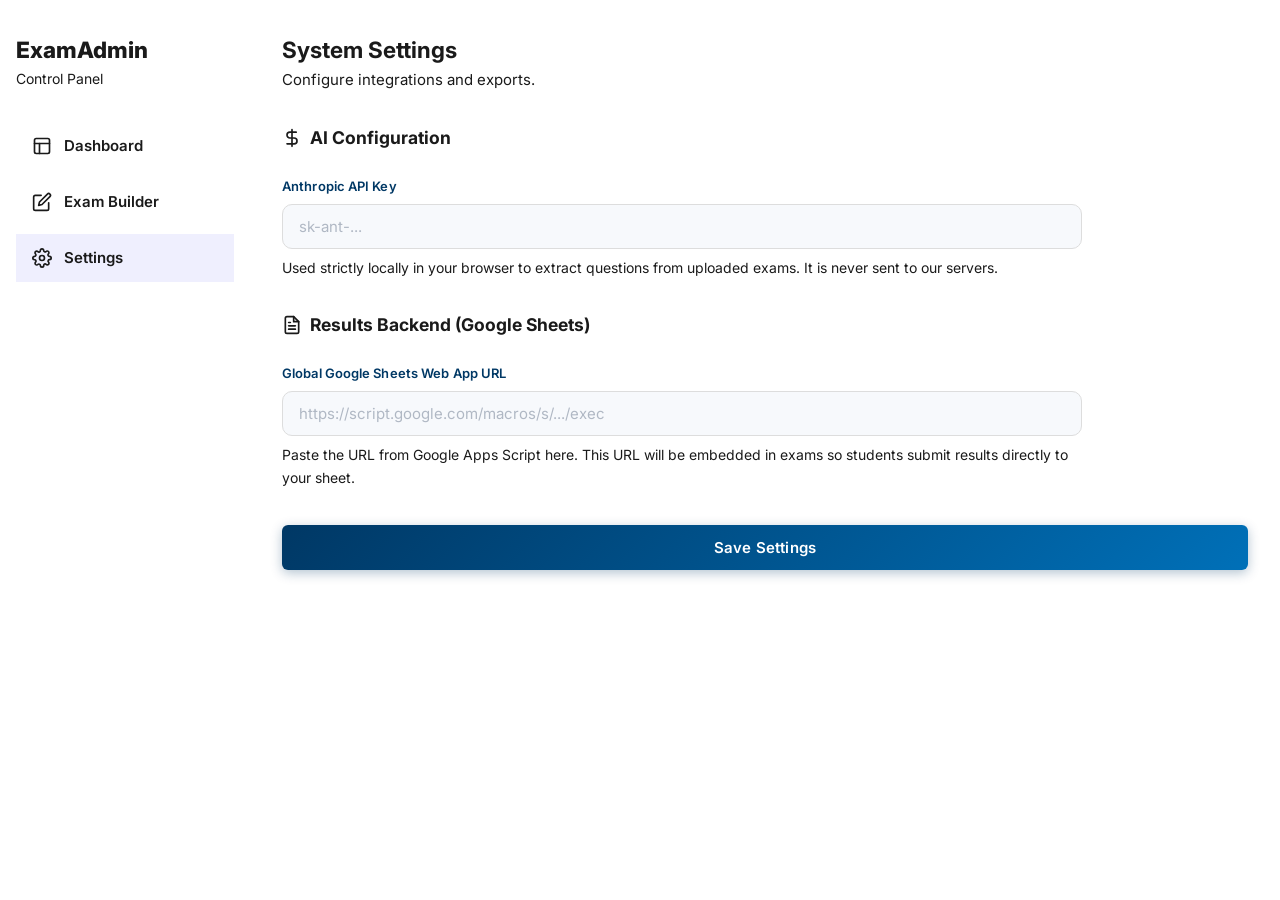
<file: admin/settings.html>
<!DOCTYPE html>
<html lang="en">
<head>
  <meta charset="UTF-8">
  <meta name="viewport" content="width=device-width, initial-scale=1.0">
  <title>Settings | Cambridge Exams Admin</title>
  <link href="https://fonts.googleapis.com/css2?family=Inter:wght@400;600;700;800&display=swap" rel="stylesheet">
  <link rel="stylesheet" href="../css/style.css">
  <link rel="stylesheet" href="css/admin.css">
</head>
<body style="background-color: var(--bg-color);">
  <aside class="admin-sidebar">
    <div style="margin-bottom: 2rem;">
      <h2 style="font-weight: 800; color: var(--primary-color);">ExamAdmin</h2>
      <p style="font-size: 0.875rem; color: var(--text-muted);">Control Panel</p>
    </div>
    
    <nav class="sidebar-nav">
      <a href="index.html" class="sidebar-link">
        <svg xmlns="http://www.w3.org/2000/svg" width="20" height="20" viewBox="0 0 24 24" fill="none" stroke="currentColor" stroke-width="2" stroke-linecap="round" stroke-linejoin="round"><rect x="3" y="3" width="18" height="18" rx="2" ry="2"></rect><line x1="3" y1="9" x2="21" y2="9"></line><line x1="9" y1="21" x2="9" y2="9"></line></svg>
        Dashboard
      </a>
      <a href="builder.html" class="sidebar-link">
        <svg xmlns="http://www.w3.org/2000/svg" width="20" height="20" viewBox="0 0 24 24" fill="none" stroke="currentColor" stroke-width="2" stroke-linecap="round" stroke-linejoin="round"><path d="M11 4H4a2 2 0 0 0-2 2v14a2 2 0 0 0 2 2h14a2 2 0 0 0 2-2v-7"></path><path d="M18.5 2.5a2.121 2.121 0 0 1 3 3L12 15l-4 1 1-4 9.5-9.5z"></path></svg>
        Exam Builder
      </a>
      <a href="settings.html" class="sidebar-link active">
        <svg xmlns="http://www.w3.org/2000/svg" width="20" height="20" viewBox="0 0 24 24" fill="none" stroke="currentColor" stroke-width="2" stroke-linecap="round" stroke-linejoin="round"><circle cx="12" cy="12" r="3"></circle><path d="M19.4 15a1.65 1.65 0 0 0 .33 1.82l.06.06a2 2 0 0 1 0 2.83 2 2 0 0 1-2.83 0l-.06-.06a1.65 1.65 0 0 0-1.82-.33 1.65 1.65 0 0 0-1 1.51V21a2 2 0 0 1-2 2 2 2 0 0 1-2-2v-.09A1.65 1.65 0 0 0 9 19.4a1.65 1.65 0 0 0-1.82.33l-.06.06a2 2 0 0 1-2.83 0 2 2 0 0 1 0-2.83l.06-.06a1.65 1.65 0 0 0 .33-1.82 1.65 1.65 0 0 0-1.51-1H3a2 2 0 0 1-2-2 2 2 0 0 1 2-2h.09A1.65 1.65 0 0 0 4.6 9a1.65 1.65 0 0 0-.33-1.82l-.06-.06a2 2 0 0 1 0-2.83 2 2 0 0 1 2.83 0l.06.06a1.65 1.65 0 0 0 1.82.33H9a1.65 1.65 0 0 0 1-1.51V3a2 2 0 0 1 2-2 2 2 0 0 1 2 2v.09a1.65 1.65 0 0 0 1 1.51 1.65 1.65 0 0 0 1.82-.33l.06-.06a2 2 0 0 1 2.83 0 2 2 0 0 1 0 2.83l-.06.06a1.65 1.65 0 0 0-.33 1.82V9a1.65 1.65 0 0 0 1.51 1H21a2 2 0 0 1 2 2 2 2 0 0 1-2 2h-.09a1.65 1.65 0 0 0-1.51 1z"></path></svg>
        Settings
      </a>
    </nav>
  </aside>

  <main class="admin-main">
    <div style="margin-bottom: 2rem;">
      <h2>System Settings</h2>
      <p style="color: var(--text-muted);">Configure integrations and exports.</p>
    </div>

    <div class="card" style="max-width: 800px; margin-bottom: 2rem;">
      <h3 style="margin-bottom: 1.5rem; display: flex; align-items: center; gap: 0.5rem;">
        <svg xmlns="http://www.w3.org/2000/svg" width="20" height="20" viewBox="0 0 24 24" fill="none" stroke="currentColor" stroke-width="2" stroke-linecap="round" stroke-linejoin="round"><path d="M12 2v20"></path><path d="M17 5H9.5a3.5 3.5 0 0 0 0 7h5a3.5 3.5 0 0 1 0 7H6"></path></svg>
        AI Configuration
      </h3>
      <div class="form-group">
        <label class="form-label">Anthropic API Key</label>
        <input type="password" id="anthropic-key" class="form-control" placeholder="sk-ant-...">
        <p style="font-size: 0.875rem; color: var(--text-muted); margin-top: 0.5rem;">Used strictly locally in your browser to extract questions from uploaded exams. It is never sent to our servers.</p>
      </div>
    </div>

    <div class="card" style="max-width: 800px; margin-bottom: 2rem;">
      <h3 style="margin-bottom: 1.5rem; display: flex; align-items: center; gap: 0.5rem;">
        <svg xmlns="http://www.w3.org/2000/svg" width="20" height="20" viewBox="0 0 24 24" fill="none" stroke="currentColor" stroke-width="2" stroke-linecap="round" stroke-linejoin="round"><path d="M14 2H6a2 2 0 0 0-2 2v16a2 2 0 0 0 2 2h12a2 2 0 0 0 2-2V8z"></path><polyline points="14 2 14 8 20 8"></polyline><line x1="16" y1="13" x2="8" y2="13"></line><line x1="16" y1="17" x2="8" y2="17"></line><polyline points="10 9 9 9 8 9"></polyline></svg>
        Results Backend (Google Sheets)
      </h3>
      <div class="form-group">
        <label class="form-label">Global Google Sheets Web App URL</label>
        <input type="url" id="gsheets-url" class="form-control" placeholder="https://script.google.com/macros/s/.../exec">
        <p style="font-size: 0.875rem; color: var(--text-muted); margin-top: 0.5rem;">Paste the URL from Google Apps Script here. This URL will be embedded in exams so students submit results directly to your sheet.</p>
      </div>
    </div>

    <button class="btn btn-primary" id="btn-save-settings">Save Settings</button>

    <div style="position: fixed; bottom: 2rem; right: 2rem; background: var(--success); color: white; padding: 1rem 2rem; border-radius: var(--radius-md); box-shadow: var(--shadow-lg); transition: all 0.3s; transform: translateY(100px); opacity: 0;" id="toast">
      Settings saved successfully!
    </div>
  </main>

  <script src="js/admin.js"></script>
</body>
</html>
</file>
<file: css/style.css>
@import url('https://fonts.googleapis.com/css2?family=Source+Serif+4:wght@400;600;700&family=Inter:wght@300;400;500;600;700&display=swap');

:root {
  --cambridge-blue: #003865;
  --cambridge-light: #0070b8;
  --accent: #e8a020;
  --bg: #f5f3ee;
  --paper: #fffef9;
  --border: #c8c0b0;
  --text: #1a1a1a;
  --muted: #777;
  --correct: #2e7d32;
  --wrong: #c62828;
  --radius: 6px;
  --gradient-main: linear-gradient(135deg, #003865 0%, #0070b8 100%);
  --shadow-card: 0 2px 8px rgba(0,0,0,0.07);
  --shadow-hover: 0 14px 36px rgba(0,56,101,0.16), 0 4px 12px rgba(0,0,0,0.08);
  --ease-out: cubic-bezier(0.4, 0, 0.2, 1);
}

* { box-sizing: border-box; margin: 0; padding: 0; }

body {
  font-family: 'Inter', -apple-system, BlinkMacSystemFont, 'Segoe UI', sans-serif;
  background: var(--bg);
  color: var(--text);
  min-height: 100vh;
  font-size: 15px;
  line-height: 1.6;
  -webkit-font-smoothing: antialiased;
  -moz-osx-font-smoothing: grayscale;
}

/* ── LOGIN PAGE ── */
.login-page {
  display: flex;
  align-items: center;
  justify-content: center;
  background: var(--cambridge-blue);
  padding: 20px;
}

.login-wrap {
  width: 100%;
  display: flex;
  align-items: center;
  justify-content: center;
  min-height: 100vh;
  padding: 20px 0;
}

.login-card {
  background: var(--paper);
  border-radius: 12px;
  padding: 40px 36px;
  max-width: 440px;
  width: 100%;
  box-shadow: 0 20px 60px rgba(0,0,0,0.35);
}

@media (max-width: 480px) {
  .login-card { padding: 28px 20px; }
}

.cambridge-logo {
  display: inline-block;
  background: var(--cambridge-blue);
  color: white;
  font-family: 'Source Serif 4', serif;
  font-size: 12px;
  font-weight: 700;
  padding: 5px 14px;
  border-radius: 4px;
  letter-spacing: 1px;
  margin-bottom: 18px;
}

.login-card h1 {
  font-family: 'Source Serif 4', serif;
  font-size: 24px;
  font-weight: 600;
  color: var(--cambridge-blue);
  margin-bottom: 4px;
}

.subtitle { color: var(--muted); font-size: 13px; margin-bottom: 24px; }

.info-box {
  background: #eef4fb;
  border: 1px solid #b8d4ec;
  border-radius: 8px;
  padding: 14px 16px;
  margin-bottom: 24px;
  font-size: 13px;
  display: flex;
  flex-direction: column;
  gap: 5px;
}

.info-box div { color: #1a3a5c; }
.info-box strong { color: var(--text); }

.form-group { margin-bottom: 18px; }
.form-group label {
  display: block;
  font-size: 13px;
  font-weight: 600;
  margin-bottom: 7px;
  color: var(--cambridge-blue);
  letter-spacing: 0.1px;
}

.form-group input {
  width: 100%;
  border: 1.5px solid #ddd;
  border-radius: 10px;
  padding: 12px 16px;
  font-size: 15px;
  font-family: 'Inter', sans-serif;
  background: #f7f9fc;
  color: var(--text);
  transition: border-color 0.2s, box-shadow 0.2s, background 0.2s;
}

.form-group input::placeholder { color: #b0b8c4; }

.form-group input:focus {
  outline: none;
  border-color: var(--cambridge-light);
  background: white;
  box-shadow: 0 0 0 4px rgba(0,112,184,0.12);
}

.field-error { color: var(--wrong); font-size: 12px; margin-top: 4px; min-height: 16px; }

.btn-primary {
  width: 100%;
  background: var(--gradient-main);
  color: white;
  border: none;
  border-radius: var(--radius);
  padding: 13px;
  font-size: 15px;
  font-weight: 600;
  font-family: 'Inter', sans-serif;
  cursor: pointer;
  transition: all 0.2s var(--ease-out);
  margin-top: 4px;
  box-shadow: 0 3px 12px rgba(0,56,101,0.3);
  letter-spacing: 0.2px;
}

.btn-primary:hover { transform: translateY(-1px); box-shadow: 0 6px 20px rgba(0,56,101,0.38); filter: brightness(1.08); }
.btn-primary:active { transform: scale(0.99); }

/* ── EXAM HEADER ── */
.exam-header {
  background: var(--cambridge-blue);
  color: white;
  padding: 10px 16px;
  position: sticky;
  top: 0;
  z-index: 100;
  display: flex;
  align-items: center;
  justify-content: space-between;
  gap: 10px;
}

.exam-header-left .test-name {
  font-family: 'Source Serif 4', serif;
  font-size: 14px;
  font-weight: 600;
}

.exam-header-left .student-name { font-size: 11px; opacity: 0.75; }

.timer-box {
  background: rgba(255,255,255,0.15);
  border: 1px solid rgba(255,255,255,0.3);
  border-radius: 6px;
  padding: 6px 14px;
  font-size: 18px;
  font-weight: 700;
  letter-spacing: 2px;
  font-variant-numeric: tabular-nums;
  min-width: 86px;
  text-align: center;
}

.timer-box.warning {
  background: rgba(200,40,20,0.5);
  border-color: #ff6b35;
  animation: pulse 1s infinite;
}

@keyframes pulse { 0%,100%{opacity:1} 50%{opacity:0.65} }

/* ── PART BANNER ── */
.part-banner {
  background: var(--cambridge-blue);
  color: white;
  padding: 9px 16px;
  display: flex;
  align-items: center;
  gap: 10px;
  margin-top: 14px;
}

.part-banner .tag {
  background: white;
  color: var(--cambridge-blue);
  font-weight: 700;
  font-size: 11px;
  padding: 2px 10px;
  border-radius: 20px;
}

.part-banner .title {
  font-family: 'Source Serif 4', serif;
  font-size: 15px;
  font-weight: 600;
}

/* ── EXAM BODY ── */
.exam-body {
  max-width: 800px;
  margin: 0 auto;
  padding: 0 12px 90px;
}

/* ── SECTION HEADER ── */
.section-header {
  background: var(--paper);
  border: 1px solid var(--border);
  border-radius: 8px;
  padding: 12px 16px;
  margin: 14px 0 10px;
}

.section-header .q-range {
  font-weight: 700;
  color: var(--cambridge-blue);
  font-size: 13px;
  margin-bottom: 2px;
}

.section-header .instruction { color: var(--muted); font-size: 13px; }

/* ── QUESTION CARD ── */
.q-card {
  background: var(--paper);
  border: 1px solid var(--border);
  border-radius: 8px;
  margin-bottom: 10px;
  overflow: hidden;
}

.q-card-inner {
  display: grid;
  grid-template-columns: 1fr 1fr;
}

@media (max-width: 560px) {
  .q-card-inner { grid-template-columns: 1fr; }
}

.q-stimulus {
  border-right: 1px solid var(--border);
  padding: 16px;
  background: #fafaf7;
  display: flex;
  flex-direction: column;
  gap: 10px;
}

@media (max-width: 560px) {
  .q-stimulus { border-right: none; border-bottom: 1px solid var(--border); }
}

.q-options { padding: 16px; }

.q-number-badge {
  background: var(--cambridge-blue);
  color: white;
  width: 22px; height: 22px;
  border-radius: 50%;
  font-size: 11px;
  font-weight: 700;
  display: flex; align-items: center; justify-content: center;
  flex-shrink: 0;
}

/* Stimulus types */
.stimulus-box {
  border: 2px solid var(--text);
  border-radius: 4px;
  padding: 12px;
  font-size: 12px;
  line-height: 1.55;
  background: white;
}

.from-to-row {
  display: flex;
  align-items: center;
  gap: 8px;
  margin-bottom: 5px;
}

.from-to-row label {
  background: var(--cambridge-blue);
  color: white;
  padding: 1px 8px;
  border-radius: 3px;
  font-size: 10px;
  font-weight: 700;
  min-width: 36px;
  text-align: center;
}

.from-to-row span { font-size: 12px; font-weight: 600; }

.sign-title { font-size: 17px; font-weight: 900; margin-bottom: 6px; }

.no-exit-border {
  border: 3px solid black;
  padding: 10px 14px;
  background: white;
  text-align: center;
}

.phone-frame {
  border: 2.5px solid #333;
  border-radius: 18px;
  padding: 16px 12px 22px;
  max-width: 170px;
  background: #f0f0f0;
  margin: 0 auto;
}

.phone-notch {
  width: 40px; height: 5px;
  background: #333;
  border-radius: 3px;
  margin: 0 auto 12px;
}

.phone-home {
  width: 24px; height: 24px;
  border: 2px solid #333;
  border-radius: 50%;
  margin: 12px auto 0;
}

.phone-bubble {
  background: #dcf8c6;
  border-radius: 10px;
  padding: 8px 10px;
  font-size: 11px;
  line-height: 1.45;
}

.social-post {
  border: 1px solid var(--border);
  border-radius: 8px;
  padding: 10px;
  background: white;
}

.sp-header { display: flex; align-items: center; gap: 8px; margin-bottom: 6px; }

.sp-avatar {
  width: 28px; height: 28px;
  border-radius: 50%;
  background: var(--cambridge-blue);
  color: white;
  font-size: 12px;
  font-weight: 700;
  display: flex; align-items: center; justify-content: center;
}

.sp-name { font-weight: 600; font-size: 12px; }

/* MCQ */
.q-question-text {
  font-size: 13px;
  font-weight: 600;
  color: var(--text);
  margin-bottom: 10px;
}

.mcq-option {
  display: flex;
  align-items: flex-start;
  gap: 9px;
  padding: 8px 10px;
  border: 1.5px solid var(--border);
  border-radius: 6px;
  margin-bottom: 6px;
  cursor: pointer;
  transition: all 0.15s;
  font-size: 13px;
  background: white;
  user-select: none;
}

.mcq-option:hover { border-color: var(--cambridge-light); background: #f0f7ff; }
.mcq-option.selected { border-color: var(--cambridge-blue); background: #e8f0fb; }
.mcq-option.correct { border-color: var(--correct); background: #e8f5e9 !important; }
.mcq-option.wrong { border-color: var(--wrong); background: #ffebee !important; }

.option-letter {
  font-weight: 700;
  color: var(--cambridge-blue);
  min-width: 14px;
}

/* ── READING PASSAGE ── */
.reading-passage {
  background: var(--paper);
  border: 1px solid var(--border);
  border-radius: 8px;
  margin: 14px 0 10px;
  overflow: hidden;
}

.passage-header {
  background: var(--cambridge-blue);
  color: white;
  padding: 10px 16px;
  font-family: 'Source Serif 4', serif;
  font-size: 15px;
  font-weight: 600;
}

.passage-body { padding: 16px; }

.person-section { margin-bottom: 18px; }
.person-section:last-child { margin-bottom: 0; }

.person-header {
  display: flex;
  align-items: center;
  gap: 10px;
  margin-bottom: 8px;
}

.person-avatar {
  width: 44px; height: 44px;
  border-radius: 50%;
  border: 2px solid var(--cambridge-blue);
  background: #eef4fb;
  color: var(--cambridge-blue);
  font-size: 17px;
  font-weight: 700;
  display: flex; align-items: center; justify-content: center;
  flex-shrink: 0;
}

.person-name { font-weight: 700; font-size: 14px; color: var(--cambridge-blue); }
.person-hobby { font-size: 11px; color: var(--muted); }
.person-text { font-size: 13px; line-height: 1.65; }
.passage-divider { border: none; border-top: 1px dashed var(--border); margin: 16px 0; }

/* ── TABLE QUESTIONS ── */
.table-q-card {
  background: var(--paper);
  border: 1px solid var(--border);
  border-radius: 8px;
  overflow: hidden;
  margin-bottom: 10px;
}

.table-q-header {
  display: grid;
  grid-template-columns: 1fr auto;
  padding: 8px 16px;
  background: #eef4fb;
  border-bottom: 1px solid var(--border);
  font-size: 11px;
  font-weight: 700;
  color: var(--cambridge-blue);
  gap: 10px;
}

.table-q-header-options {
  display: flex;
  gap: 6px;
  min-width: 116px;
  justify-content: center;
}

.table-q-header-options span {
  width: 34px;
  text-align: center;
}

.table-q-row {
  display: grid;
  grid-template-columns: 1fr auto;
  align-items: center;
  padding: 11px 16px;
  border-bottom: 1px solid var(--border);
  gap: 10px;
}

.table-q-row:last-child { border-bottom: none; }
.table-q-row:nth-child(odd) { background: #fafaf7; }

.table-q-left { display: flex; align-items: flex-start; gap: 10px; }
.table-q-text { font-size: 13px; line-height: 1.45; }

.table-q-options { display: flex; gap: 6px; flex-shrink: 0; }

.table-opt-btn {
  width: 34px; height: 34px;
  border: 1.5px solid var(--border);
  border-radius: 6px;
  background: white;
  font-weight: 700;
  font-size: 12px;
  cursor: pointer;
  transition: all 0.15s;
  color: var(--muted);
}

.table-opt-btn:hover { border-color: var(--cambridge-light); color: var(--cambridge-light); }
.table-opt-btn.selected { background: var(--cambridge-blue); border-color: var(--cambridge-blue); color: white; }
.table-opt-btn.correct { background: var(--correct) !important; border-color: var(--correct) !important; color: white !important; }
.table-opt-btn.wrong { background: var(--wrong) !important; border-color: var(--wrong) !important; color: white !important; }

/* ── SUBMIT BAR ── */
.submit-bar {
  position: fixed;
  bottom: 0; left: 0; right: 0;
  background: white;
  border-top: 1px solid var(--border);
  padding: 10px 16px;
  display: flex;
  align-items: center;
  justify-content: space-between;
  gap: 12px;
  z-index: 90;
  box-shadow: 0 -4px 20px rgba(0,0,0,0.08);
}

.progress-wrap { flex: 1; }
.progress-label { font-size: 11px; color: var(--muted); margin-bottom: 5px; }
.progress-bar { height: 6px; background: #ddd; border-radius: 3px; overflow: hidden; }
.progress-fill { height: 100%; background: linear-gradient(90deg, var(--cambridge-blue), var(--cambridge-light)); border-radius: 3px; transition: width 0.35s var(--ease-out); }

.btn-submit {
  background: linear-gradient(135deg, #e8a020, #d49018);
  color: white;
  border: none;
  border-radius: var(--radius);
  padding: 11px 24px;
  font-size: 14px;
  font-weight: 700;
  font-family: 'Inter', sans-serif;
  cursor: pointer;
  white-space: nowrap;
  transition: all 0.2s var(--ease-out);
  box-shadow: 0 3px 10px rgba(232,160,32,0.35);
  letter-spacing: 0.2px;
}

.btn-submit:hover { transform: translateY(-1px); box-shadow: 0 6px 18px rgba(232,160,32,0.45); }

/* ── OVERLAY ── */
.overlay {
  display: none;
  position: fixed; inset: 0;
  background: rgba(0,0,56,0.88);
  z-index: 200;
  align-items: center;
  justify-content: center;
  padding: 20px;
}

.overlay.active { display: flex; }

.overlay-card {
  background: var(--paper);
  border-radius: 12px;
  padding: 32px 28px;
  max-width: 360px;
  width: 100%;
  text-align: center;
  box-shadow: 0 20px 60px rgba(0,0,0,0.5);
}

.overlay-icon { font-size: 52px; margin-bottom: 12px; }
.overlay-card h3 {
  font-family: 'Source Serif 4', serif;
  color: var(--cambridge-blue);
  font-size: 22px;
  margin-bottom: 8px;
}

.overlay-card p { color: var(--muted); font-size: 13px; margin-bottom: 22px; line-height: 1.6; }

/* ── RESULTS PAGE ── */
.results-page {
  min-height: 100vh;
  background: var(--cambridge-blue);
  display: flex;
  align-items: center;
  justify-content: center;
  padding: 20px;
}

.results-card {
  background: var(--paper);
  border-radius: 12px;
  padding: 32px 28px;
  max-width: 480px;
  width: 100%;
  box-shadow: 0 20px 60px rgba(0,0,0,0.35);
}

@media (max-width: 480px) {
  .results-card { padding: 24px 18px; }
}

.results-card h2 {
  font-family: 'Source Serif 4', serif;
  color: var(--cambridge-blue);
  font-size: 22px;
  margin-bottom: 4px;
}

.results-card .student-greeting { color: var(--muted); font-size: 13px; margin-bottom: 22px; }

@keyframes scaleIn {
  from { transform: scale(0.75); opacity: 0; }
  to   { transform: scale(1);    opacity: 1; }
}

.score-circle {
  width: 130px; height: 130px;
  border-radius: 50%;
  border: 6px solid transparent;
  background: linear-gradient(var(--paper), var(--paper)) padding-box,
              linear-gradient(135deg, var(--cambridge-blue), var(--cambridge-light)) border-box;
  display: flex;
  flex-direction: column;
  align-items: center;
  justify-content: center;
  margin: 0 auto 24px;
  animation: scaleIn 0.4s var(--ease-out) 0.1s both;
  box-shadow: 0 6px 24px rgba(0,56,101,0.16);
}

.score-number { font-size: 34px; font-weight: 700; color: var(--cambridge-blue); line-height: 1; }
.score-total { font-size: 12px; color: var(--muted); }

.score-breakdown {
  border: 1px solid var(--border);
  border-radius: 8px;
  overflow: hidden;
  margin-bottom: 18px;
}

.breakdown-row {
  display: flex;
  justify-content: space-between;
  padding: 10px 14px;
  font-size: 13px;
  border-bottom: 1px solid var(--border);
}

.breakdown-row:last-child { border-bottom: none; }
.breakdown-row:nth-child(even) { background: #fafaf7; }
.breakdown-row .label { color: var(--muted); }
.breakdown-row .val { font-weight: 600; color: var(--cambridge-blue); }

.btn-retry {
  width: 100%;
  background: var(--cambridge-blue);
  color: white;
  border: none;
  border-radius: var(--radius);
  padding: 12px;
  font-size: 14px;
  font-weight: 600;
  font-family: 'Inter', sans-serif;
  cursor: pointer;
  transition: background 0.2s;
}

.btn-retry:hover { background: var(--cambridge-light); }

.submit-notice {
  background: #e8f5e9;
  border: 1px solid #a5d6a7;
  border-radius: 6px;
  padding: 10px 14px;
  font-size: 12px;
  color: var(--correct);
  margin-bottom: 16px;
  text-align: center;
}

.submit-notice.error {
  background: #fff3e0;
  border-color: #ffcc80;
  color: #e65100;
}

/* ── ADMIN ── */
.admin-page { background: #f0f2f5; min-height: 100vh; }

.admin-header {
  background: #1a1a2e;
  color: white;
  padding: 14px 20px;
  display: flex;
  align-items: center;
  justify-content: space-between;
  gap: 12px;
  flex-wrap: wrap;
}

.admin-header h1 {
  font-family: 'Source Serif 4', serif;
  font-size: 18px;
}

.admin-nav { display: flex; gap: 8px; }

.admin-tab {
  background: rgba(255,255,255,0.1);
  border: 1px solid rgba(255,255,255,0.2);
  color: white;
  padding: 6px 14px;
  border-radius: 4px;
  cursor: pointer;
  font-family: 'Inter', sans-serif;
  font-size: 12px;
  font-weight: 500;
  transition: background 0.2s;
}

.admin-tab:hover, .admin-tab.active { background: rgba(255,255,255,0.25); }

.admin-body { max-width: 780px; margin: 0 auto; padding: 20px 16px 40px; }

.admin-section { display: none; }
.admin-section.active { display: block; }

.admin-card {
  background: white;
  border: 1px solid #dde2ec;
  border-radius: 8px;
  overflow: hidden;
  margin-bottom: 16px;
}

.admin-card-header {
  background: #1a1a2e;
  color: white;
  padding: 10px 16px;
  font-size: 13px;
  font-weight: 600;
  display: flex;
  align-items: center;
  justify-content: space-between;
}

.admin-answer-row {
  display: flex;
  align-items: center;
  gap: 12px;
  padding: 9px 16px;
  border-bottom: 1px solid #f0f0f0;
  font-size: 13px;
}

.admin-answer-row:last-child { border-bottom: none; }
.admin-answer-row:nth-child(even) { background: #fafafa; }

.admin-q-num { font-weight: 700; color: var(--cambridge-blue); min-width: 22px; }
.admin-q-text { flex: 1; color: #555; font-size: 12px; }
.admin-answer-badge {
  background: var(--cambridge-blue);
  color: white;
  padding: 3px 12px;
  border-radius: 20px;
  font-weight: 700;
  font-size: 12px;
  min-width: 36px;
  text-align: center;
}

.admin-note {
  background: #fff8e1;
  border: 1px solid #ffe082;
  border-radius: 6px;
  padding: 12px 14px;
  font-size: 12px;
  color: #7a5c00;
  line-height: 1.6;
  margin-top: 12px;
}

.admin-note code {
  background: rgba(0,0,0,0.06);
  padding: 1px 5px;
  border-radius: 3px;
  font-family: monospace;
}

/* Results table */
.results-table-wrap { overflow-x: auto; }

table.results-table {
  width: 100%;
  border-collapse: collapse;
  font-size: 13px;
}

.results-table th {
  background: #1a1a2e;
  color: white;
  padding: 9px 12px;
  text-align: left;
  font-size: 11px;
  font-weight: 600;
  letter-spacing: 0.5px;
  white-space: nowrap;
}

.results-table td {
  padding: 9px 12px;
  border-bottom: 1px solid #f0f0f0;
  vertical-align: middle;
}

.results-table tr:nth-child(even) td { background: #fafafa; }
.results-table tr:hover td { background: #f0f7ff; }

.score-pill {
  background: var(--cambridge-blue);
  color: white;
  padding: 2px 10px;
  border-radius: 20px;
  font-size: 11px;
  font-weight: 700;
}

.btn-clear {
  background: #c62828;
  color: white;
  border: none;
  border-radius: 4px;
  padding: 7px 16px;
  font-size: 12px;
  font-weight: 600;
  font-family: 'Inter', sans-serif;
  cursor: pointer;
}

.btn-export {
  background: #2e7d32;
  color: white;
  border: none;
  border-radius: 4px;
  padding: 7px 16px;
  font-size: 12px;
  font-weight: 600;
  font-family: 'Inter', sans-serif;
  cursor: pointer;
  margin-right: 6px;
}

.empty-state {
  text-align: center;
  padding: 40px 20px;
  color: var(--muted);
  font-size: 13px;
}

.empty-state .empty-icon { font-size: 36px; margin-bottom: 10px; }

/* Admin login */
.admin-login-wrap {
  min-height: 100vh;
  background: #1a1a2e;
  display: flex;
  align-items: center;
  justify-content: center;
  padding: 20px;
}

.admin-login-card {
  background: white;
  border-radius: 10px;
  padding: 36px 32px;
  max-width: 360px;
  width: 100%;
  box-shadow: 0 20px 50px rgba(0,0,0,0.4);
  text-align: center;
}

.admin-login-card h2 {
  font-family: 'Source Serif 4', serif;
  color: #1a1a2e;
  font-size: 20px;
  margin-bottom: 6px;
}

.admin-login-card p { color: var(--muted); font-size: 13px; margin-bottom: 22px; }
.admin-error { color: var(--wrong); font-size: 12px; margin-top: 8px; min-height: 18px; }

.sheets-badge {
  display: inline-flex;
  align-items: center;
  gap: 5px;
  background: #e8f5e9;
  border: 1px solid #a5d6a7;
  color: #2e7d32;
  border-radius: 20px;
  padding: 3px 10px;
  font-size: 11px;
  font-weight: 600;
  margin-bottom: 12px;
}

/* ── PORTAL PAGE ── */
.portal-page { background: #c8dded; min-height:100vh; }

.portal-header {
  background: linear-gradient(135deg, #002a50 0%, #003865 60%, #004f8a 100%);
  padding: 0 20px;
  position: sticky;
  top: 0;
  z-index: 50;
  box-shadow: 0 3px 20px rgba(0,0,0,0.35);
}
.portal-header-inner { max-width: 900px; margin:0 auto; display:flex; align-items:center; justify-content:space-between; padding: 14px 0; }
.portal-logo { display:flex; align-items:center; gap:10px; }
.logo-badge {
  background: white;
  color: var(--cambridge-blue);
  font-size: 10px;
  font-weight: 800;
  letter-spacing: 1.5px;
  padding: 4px 10px;
  border-radius: 4px;
  box-shadow: 0 2px 6px rgba(0,0,0,0.2);
}
.logo-title { color:white; font-family:'Source Serif 4',serif; font-size:17px; font-weight:600; letter-spacing:0.3px; }
.portal-admin-link { color:rgba(255,255,255,0.55); font-size:12px; text-decoration:none; transition: color 0.2s; }
.portal-admin-link:hover { color:white; }

.portal-body { max-width:900px; margin:0 auto; padding:36px 16px 60px; }

.portal-hero {
  margin-bottom: 30px;
  padding: 40px 36px 36px;
  background: linear-gradient(135deg, #002040 0%, #003060 50%, #004b85 100%);
  background-image:
    linear-gradient(135deg, #002040 0%, #003060 50%, #004b85 100%),
    radial-gradient(rgba(255,255,255,0.07) 1px, transparent 1px);
  background-size: 100%, 22px 22px;
  border-radius: 18px;
  box-shadow: 0 12px 40px rgba(0,0,0,0.3), 0 3px 10px rgba(0,0,0,0.15);
  position: relative;
  overflow: hidden;
}
.portal-hero::before {
  content: '';
  position: absolute;
  inset: 0;
  background-image: radial-gradient(rgba(255,255,255,0.06) 1px, transparent 1px);
  background-size: 22px 22px;
  pointer-events: none;
}
.portal-hero::after {
  content: '';
  position: absolute;
  top: -60px; right: -60px;
  width: 260px; height: 260px;
  border-radius: 50%;
  background: radial-gradient(circle, rgba(0,112,184,0.25) 0%, transparent 70%);
  pointer-events: none;
}
.portal-hero h1 {
  font-family: 'Source Serif 4', serif;
  font-size: 36px;
  font-weight: 700;
  color: white;
  margin-bottom: 10px;
  line-height: 1.2;
  position: relative;
  letter-spacing: -0.5px;
}
.portal-hero p { color: rgba(255,255,255,0.68); font-size: 15px; line-height: 1.75; position: relative; font-weight: 400; }

.subject-tabs { display:flex; gap:8px; flex-wrap:wrap; margin-bottom:20px; }
.stab {
  background: white;
  border: 2px solid var(--border);
  border-radius: 20px;
  padding: 6px 18px;
  font-size: 13px;
  font-weight: 600;
  cursor: pointer;
  transition: all 0.18s var(--ease-out);
  font-family: 'Inter', sans-serif;
  color: var(--text);
  box-shadow: 0 1px 4px rgba(0,0,0,0.06);
}
.stab:hover { border-color: var(--cambridge-light); color: var(--cambridge-light); background: #f0f7ff; }
.stab.active { background: var(--cambridge-blue); border-color: var(--cambridge-blue); color: white; box-shadow: 0 4px 16px rgba(0,56,101,0.35); }

.exam-grid { display:grid; grid-template-columns:repeat(auto-fill,minmax(270px,1fr)); gap:18px; }
@keyframes cardIn {
  from { opacity: 0; transform: translateY(16px); }
  to   { opacity: 1; transform: translateY(0); }
}

.exam-card {
  background: white;
  border: none;
  border-radius: 14px;
  overflow: hidden;
  cursor: pointer;
  display: flex;
  flex-direction: column;
  transition: transform 0.25s var(--ease-out), box-shadow 0.25s var(--ease-out);
  box-shadow: 0 4px 20px rgba(0,30,60,0.13), 0 1px 4px rgba(0,0,0,0.06);
  animation: cardIn 0.4s var(--ease-out) both;
  position: relative;
}
.exam-card::before {
  content: '';
  position: absolute;
  top: 0; left: 0; right: 0;
  height: 1px;
  background: linear-gradient(90deg, transparent 5%, rgba(255,255,255,0.9) 50%, transparent 95%);
  z-index: 1;
  pointer-events: none;
}
.exam-card:hover {
  transform: translateY(-7px);
  box-shadow: 0 24px 56px rgba(0,30,60,0.25), 0 8px 20px rgba(0,0,0,0.1);
}
.exam-card-stripe { height: 10px; }
.exam-card-body { padding: 20px; flex:1; display:flex; flex-direction:column; }
.exam-card-subject {
  display: inline-block;
  font-size: 10px;
  font-weight: 800;
  letter-spacing: 0.8px;
  text-transform: uppercase;
  margin-bottom: 8px;
  padding: 3px 10px;
  border-radius: 20px;
  background: rgba(0,56,101,0.08);
}
.exam-card-title { font-family:'Source Serif 4',serif; font-size:19px; font-weight:700; color:var(--text); margin-bottom:6px; line-height:1.3; }
.exam-card-desc { font-size:12.5px; color:var(--muted); flex:1; margin-bottom:14px; line-height:1.65; }
.exam-card-meta { display:flex; gap:14px; font-size:12px; color:var(--muted); margin-bottom:14px; font-weight:500; }
.btn-start {
  width: 100%;
  border: none;
  color: white;
  border-radius: 8px;
  padding: 11px;
  font-size: 13px;
  font-weight: 700;
  cursor: pointer;
  font-family: 'Inter', sans-serif;
  letter-spacing: 0.3px;
  transition: opacity 0.18s, transform 0.15s, box-shadow 0.18s;
}
.btn-start:hover { opacity: 0.88; transform: translateY(-1px); box-shadow: 0 6px 16px rgba(0,0,0,0.25); }
.no-exams-state { grid-column:1/-1; text-align:center; padding:50px 20px; color:var(--muted); }

/* ── LOGIN MODAL ── */
@keyframes slideUp {
  from { transform: translateY(20px); opacity: 0; }
  to   { transform: translateY(0);    opacity: 1; }
}
.login-modal { position:fixed; inset:0; z-index:200; display:flex; align-items:center; justify-content:center; padding:20px; }
.login-modal-card {
  background: white;
  border-radius: 18px;
  padding: 36px 32px 32px;
  max-width: 420px;
  width: 100%;
  z-index: 201;
  position: relative;
  box-shadow: 0 32px 80px rgba(0,0,0,0.38), 0 8px 24px rgba(0,0,0,0.14);
  animation: slideUp 0.3s var(--ease-out) both;
}
.login-modal-card::before {
  content: '';
  position: absolute;
  top: 0; left: 0; right: 0;
  height: 5px;
  background: linear-gradient(90deg, #003865, #0070b8, #003865);
  border-radius: 18px 18px 0 0;
}
.modal-close { position:absolute; top:14px; right:14px; background:none; border:none; font-size:18px; cursor:pointer; color:var(--muted); transition: color 0.15s; }
.modal-close:hover { color: var(--text); }
.modal-backdrop { display:none; position:fixed; inset:0; background:rgba(0,10,40,0.65); z-index:199; backdrop-filter:blur(6px); -webkit-backdrop-filter:blur(6px); }
.login-modal-card h2 { font-family:'Source Serif 4',serif; font-size:22px; color:var(--cambridge-blue); margin-bottom:5px; }
.modal-meta { color:var(--muted); font-size:13px; margin-bottom:24px; line-height:1.6; }
.opt-label { color:var(--muted); font-weight:400; font-size:12px; }

/* ── SHORT ANSWER INPUT ── */
.short-answer-input { width:100%; border:1.5px solid var(--border); border-radius:8px; padding:10px 12px; font-size:13px; font-family:'Inter',sans-serif; min-height:80px; resize:vertical; background:white; transition:border-color 0.2s; margin-top:8px; }
.short-answer-input:focus { outline:none; border-color:var(--cambridge-light); box-shadow:0 0 0 3px rgba(0,112,184,0.1); }

/* ── RESULTS REVIEW TABLE ── */
.review-table { width:100%; border-collapse:collapse; font-size:13px; margin-bottom:18px; }
.review-table th { background:var(--cambridge-blue); color:white; padding:9px 12px; text-align:left; font-size:11px; font-weight:700; letter-spacing:0.4px; }
.review-table td { padding:9px 12px; border-bottom:1px solid var(--border); vertical-align:top; }
.review-row.correct td { background:#f0faf0; }
.review-row.wrong td { background:#fff5f5; }
.review-row.pending td { background:#f0f4ff; }
.review-row .result-icon { font-size:15px; text-align:center; }
.review-row .correct-answer { color:var(--correct); font-weight:600; font-size:12px; }
.review-row .wrong-answer { color:var(--wrong); font-size:12px; }
.review-section-title { font-family:'Source Serif 4',serif; font-size:16px; font-weight:600; color:var(--cambridge-blue); margin:20px 0 10px; }
.results-actions { display:flex; gap:12px; flex-wrap:wrap; margin-top:18px; }
.btn-try-again { background:var(--accent); color:white; border:none; border-radius:var(--radius); padding:12px 24px; font-size:14px; font-weight:700; font-family:'Inter',sans-serif; cursor:pointer; transition:all 0.2s; }
.btn-try-again:hover { opacity:0.88; transform:translateY(-1px); }
.results-card-wide { max-width:700px; }

/* ── THEORY LIBRARY ── */
.theory-card { background:white; border:1px solid #e0e6f0; border-radius:8px; padding:14px 16px; margin-bottom:10px; display:flex; align-items:flex-start; gap:12px; }
.theory-card-body { flex:1; }
.theory-card-title { font-weight:700; font-size:14px; color:#1a1a2e; margin-bottom:3px; }
.theory-card-meta { font-size:12px; color:var(--muted); margin-bottom:6px; }
.theory-card-preview { font-size:12px; color:#555; line-height:1.5; max-height:48px; overflow:hidden; }

/* ── BHASHI ADMIN BADGE ── */
.bhashi-admin-badge { background:#0d1b2a; color:white; font-size:10px; font-weight:800; letter-spacing:1.5px; padding:4px 10px; border-radius:4px; display:inline-block; margin-bottom:6px; }

/* ── PDF BUTTONS ── */
.btn-pdf { background:#e8f0fb; color:var(--cambridge-blue); border:1px solid #b8d4ec; border-radius:4px; padding:5px 10px; font-size:11px; font-weight:600; cursor:pointer; font-family:'Inter',sans-serif; white-space:nowrap; transition:all 0.15s; }
.btn-pdf:hover { background:var(--cambridge-blue); color:white; }

/* ── SUBJECT/TOPIC MANAGER ── */
.subject-row { display:flex; align-items:center; gap:8px; padding:8px 0; border-bottom:1px solid #f0f0f0; }
.subject-name { font-weight:700; font-size:13px; color:#1a1a2e; flex:1; }
.topic-chips { display:flex; flex-wrap:wrap; gap:4px; margin-top:4px; }
.topic-chip { background:#e8f0fb; color:var(--cambridge-blue); border-radius:20px; padding:2px 10px; font-size:11px; font-weight:600; display:flex; align-items:center; gap:4px; }
.topic-chip button { background:none; border:none; cursor:pointer; color:var(--cambridge-blue); font-size:12px; padding:0; line-height:1; }

/* ── BUILDER MODE TABS ── */
.builder-mode-tabs { display:flex; gap:0; margin-bottom:16px; border:1px solid #dde2ec; border-radius:8px; overflow:hidden; }
.bmode-btn { flex:1; background:white; border:none; border-right:1px solid #dde2ec; padding:10px; font-size:12px; font-weight:600; cursor:pointer; font-family:'Inter',sans-serif; color:#555; transition:all 0.15s; }
.bmode-btn:last-child { border-right:none; }
.bmode-btn.active { background:var(--cambridge-blue); color:white; }
.bmode-btn:hover:not(.active) { background:#f0f4ff; }

/* ── GENERATED QUESTION REVIEW ── */
.gen-q-card { background:white; border:1px solid #e0e6f0; border-radius:8px; padding:14px; margin-bottom:10px; }
.gen-q-header { display:flex; align-items:center; gap:8px; margin-bottom:10px; }
.gen-q-type-badge { font-size:10px; font-weight:700; padding:2px 8px; border-radius:20px; }
.gen-q-type-badge.mcq { background:#dbeafe; color:#1e40af; }
.gen-q-type-badge.true_false { background:#dcfce7; color:#166534; }
.gen-q-type-badge.short_answer { background:#fce7f3; color:#9d174d; }
.gen-q-actions { margin-left:auto; display:flex; gap:4px; }

/* ── EXAM LIST FILTER ── */
.exam-filter-bar { display:flex; gap:8px; flex-wrap:wrap; align-items:center; margin-bottom:14px; }
.exam-filter-bar input, .exam-filter-bar select { border:1.5px solid #dde2ec; border-radius:5px; padding:7px 10px; font-size:13px; font-family:'Inter',sans-serif; background:white; }
</file>
<file: admin/css/admin.css>
/* Admin specific overrides and additions */
.admin-sidebar {
  width: 250px;
  background-color: var(--surface-color);
  border-right: 1px solid var(--border-color);
  height: 100vh;
  position: fixed;
  top: 0;
  left: 0;
  padding: 2rem 1rem;
}

.admin-main {
  margin-left: 250px;
  padding: 2rem;
  min-height: 100vh;
}

.sidebar-nav {
  display: flex;
  flex-direction: column;
  gap: 0.5rem;
  margin-top: 2rem;
}

.sidebar-link {
  display: flex;
  align-items: center;
  gap: 0.75rem;
  padding: 0.75rem 1rem;
  color: var(--text-muted);
  text-decoration: none;
  border-radius: var(--radius-md);
  font-weight: 600;
  transition: var(--transition);
}

.sidebar-link:hover, .sidebar-link.active {
  background-color: rgba(99, 102, 241, 0.1);
  color: var(--primary-color);
}

.table-wrapper {
  background-color: var(--surface-color);
  border-radius: var(--radius-lg);
  box-shadow: var(--shadow-sm);
  border: 1px solid var(--border-color);
  overflow-x: auto;
}

table {
  width: 100%;
  border-collapse: collapse;
}

th, td {
  padding: 1rem 1.5rem;
  text-align: left;
  border-bottom: 1px solid var(--border-color);
}

th {
  font-weight: 600;
  color: var(--text-muted);
  background-color: rgba(0,0,0,0.02);
}

tr:last-child td {
  border-bottom: none;
}

.builder-layout {
  display: grid;
  grid-template-columns: 2fr 1fr;
  gap: 2rem;
}

@media (max-width: 1024px) {
  .builder-layout {
    grid-template-columns: 1fr;
  }
}

.ai-panel {
  background: linear-gradient(to bottom right, #1e1b4b, #312e81);
  border-radius: var(--radius-lg);
  padding: 1.5rem;
  color: white;
  position: sticky;
  top: 2rem;
}

.ai-panel h3 {
  display: flex;
  align-items: center;
  gap: 0.5rem;
  margin-bottom: 1rem;
}

.ai-panel p {
  color: #c7d2fe;
  font-size: 0.875rem;
  margin-bottom: 1.5rem;
}

.file-drop-area {
  border: 2px dashed #6366f1;
  border-radius: var(--radius-md);
  padding: 2rem;
  text-align: center;
  cursor: pointer;
  transition: var(--transition);
  background-color: rgba(0,0,0,0.2);
}

.file-drop-area:hover {
  background-color: rgba(99, 102, 241, 0.2);
}

.loader {
  border: 3px solid rgba(255,255,255,0.1);
  border-radius: 50%;
  border-top: 3px solid white;
  width: 24px;
  height: 24px;
  -webkit-animation: spin 1s linear infinite; /* Safari */
  animation: spin 1s linear infinite;
  display: inline-block;
}

@keyframes spin {
  0% { transform: rotate(0deg); }
  100% { transform: rotate(360deg); }
}

.json-actions {
  display: flex;
  gap: 1rem;
  margin-top: 1rem;
}
</file>
